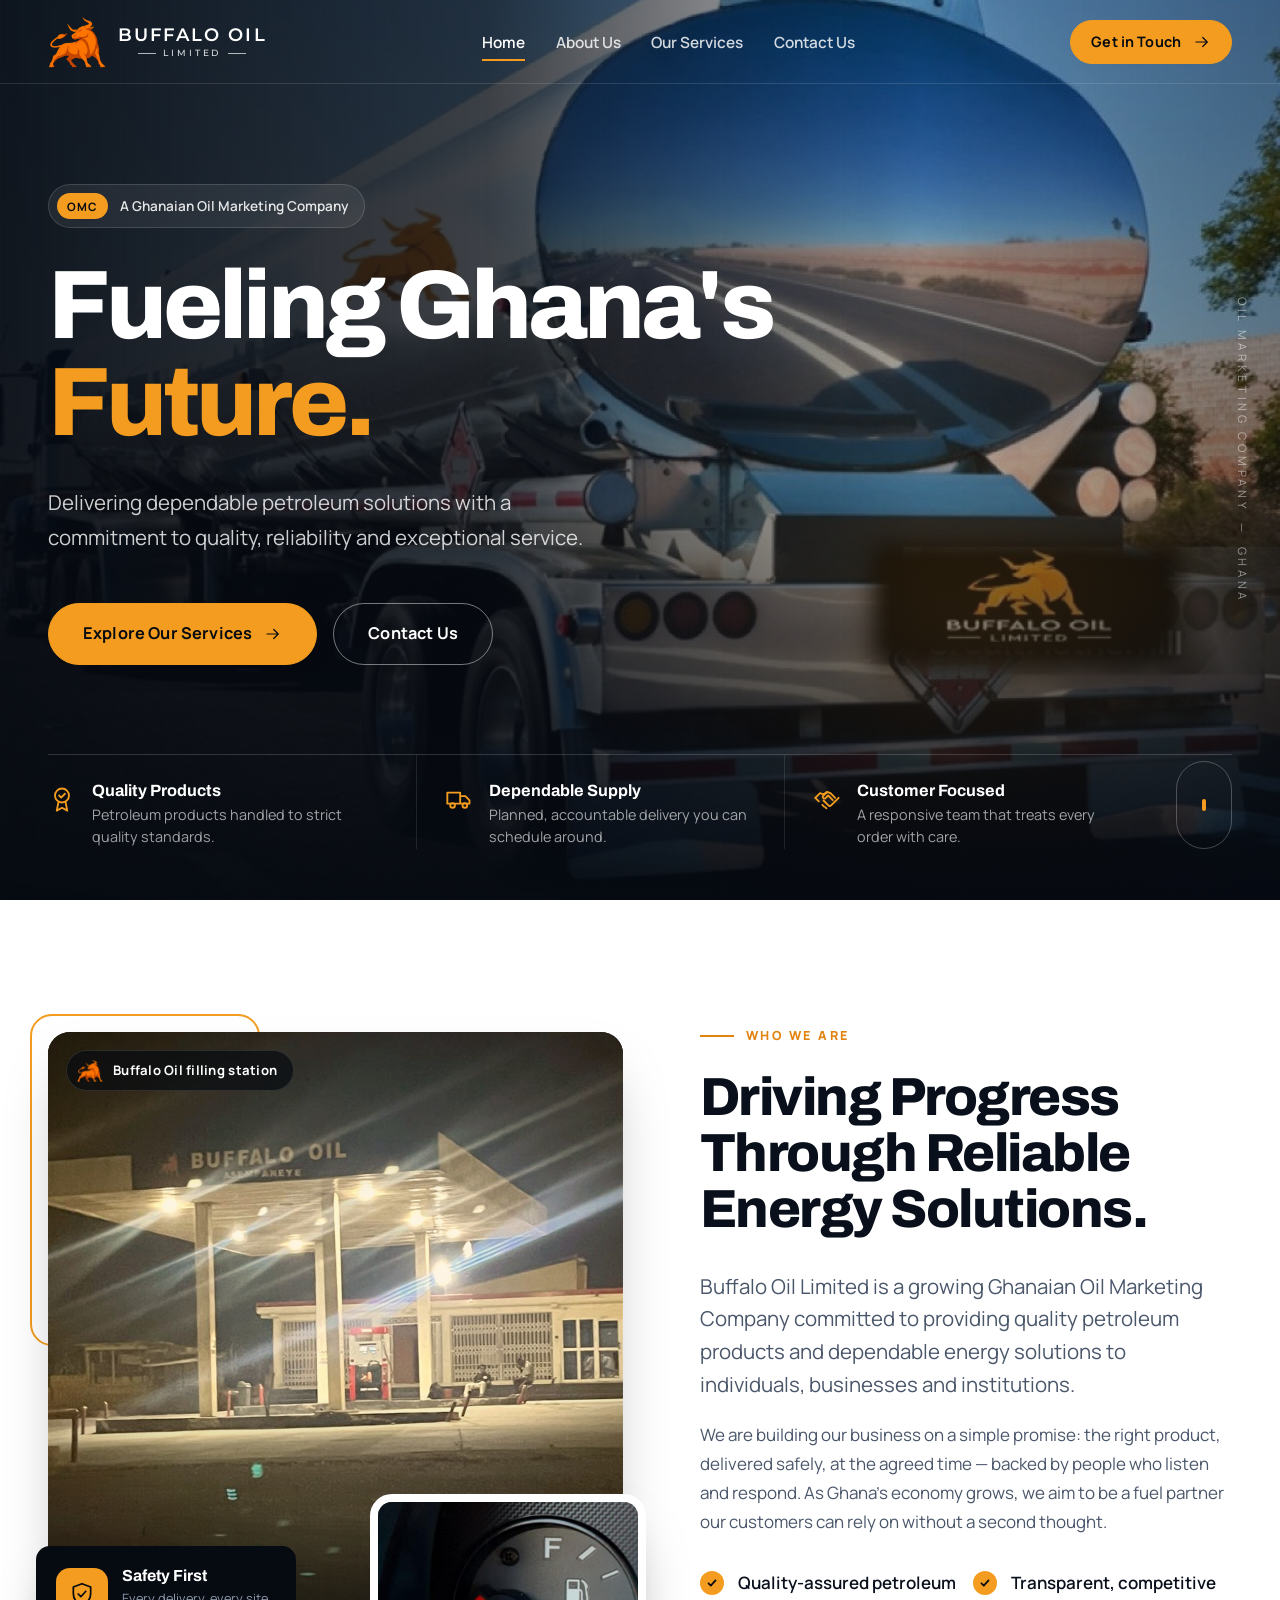
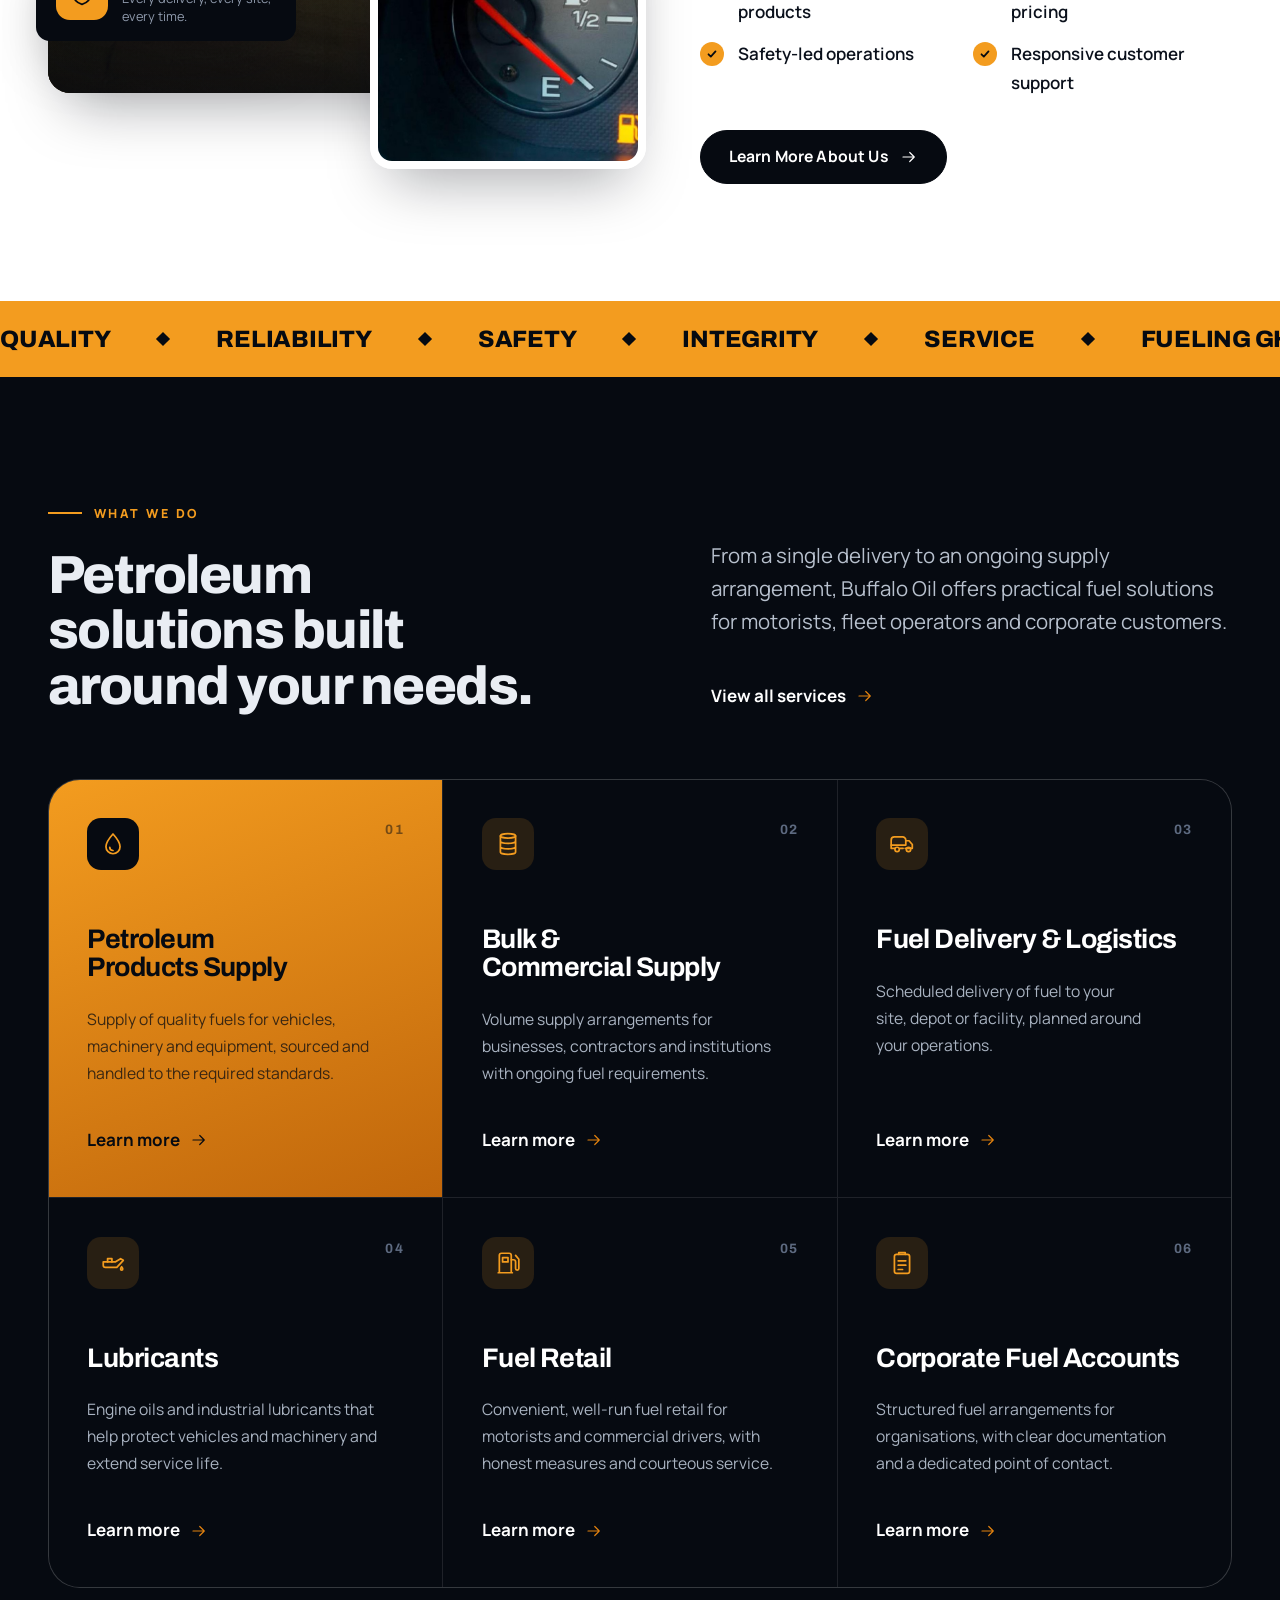
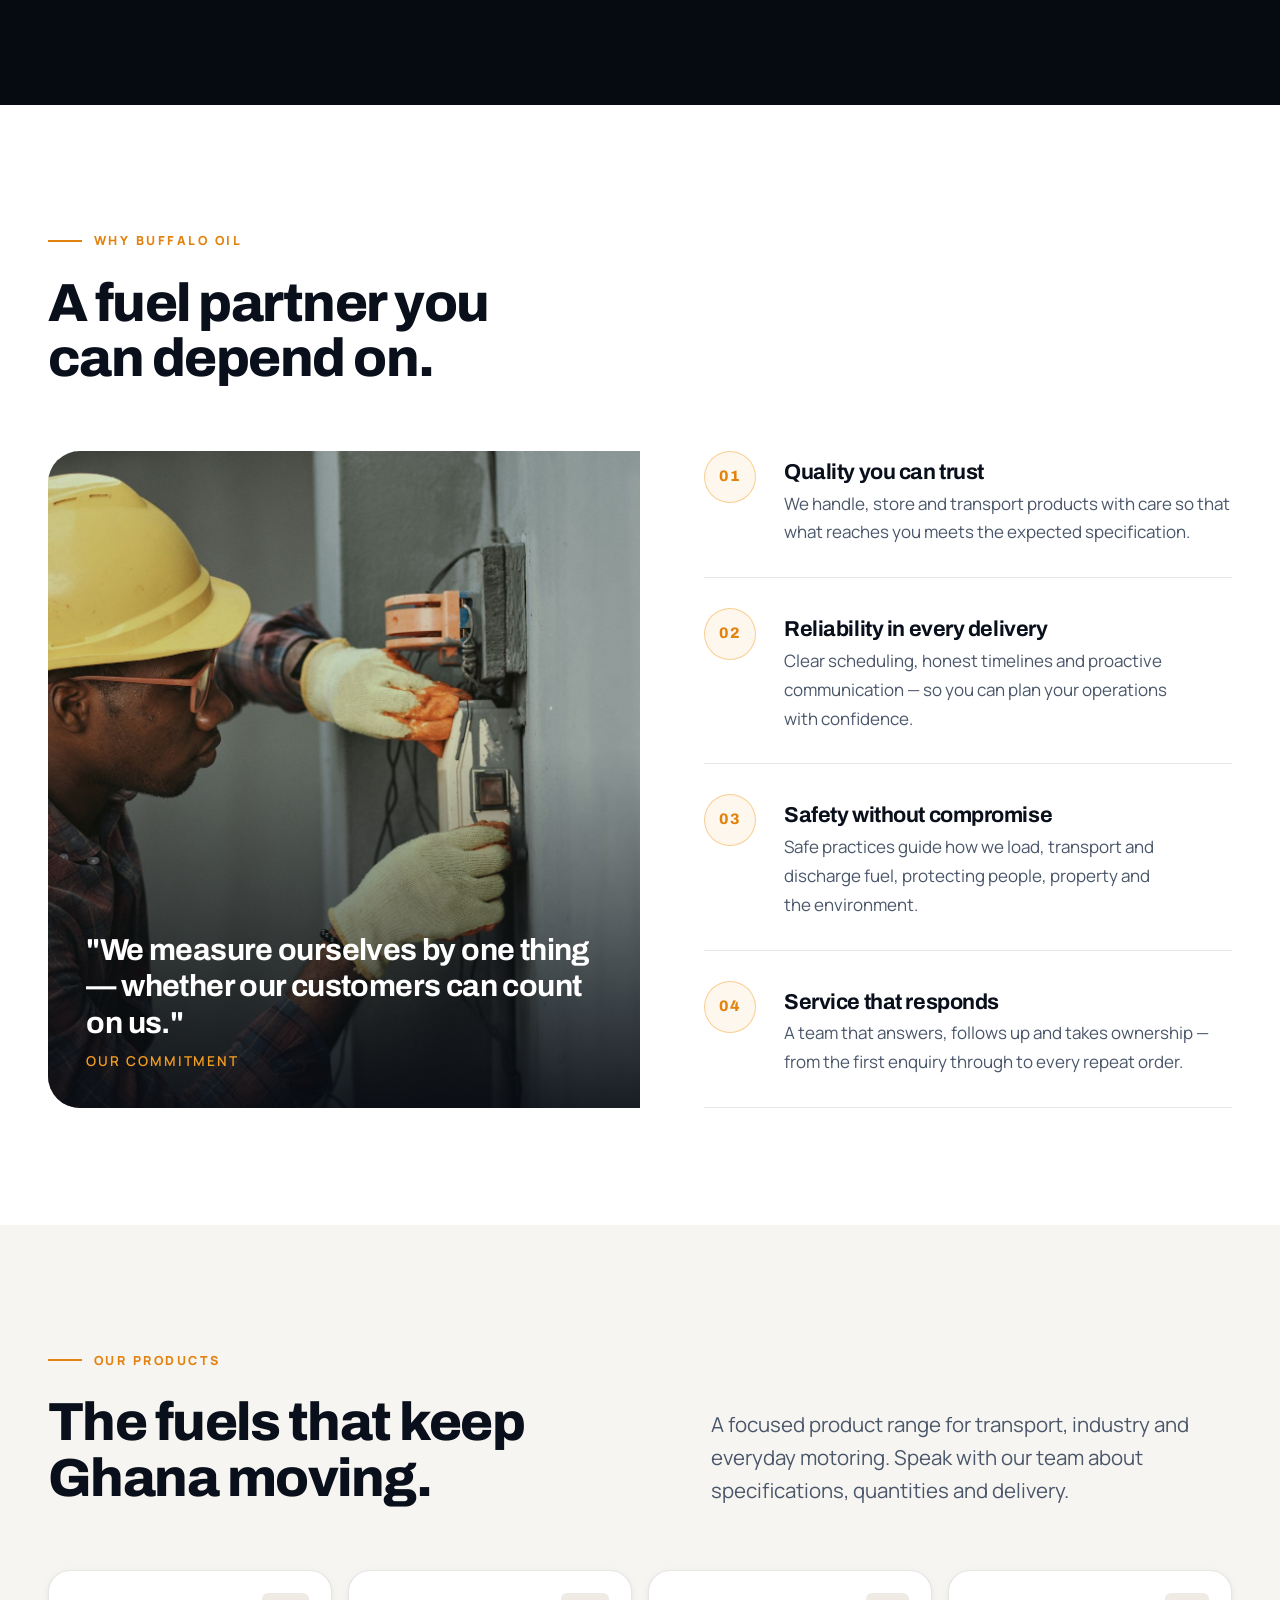
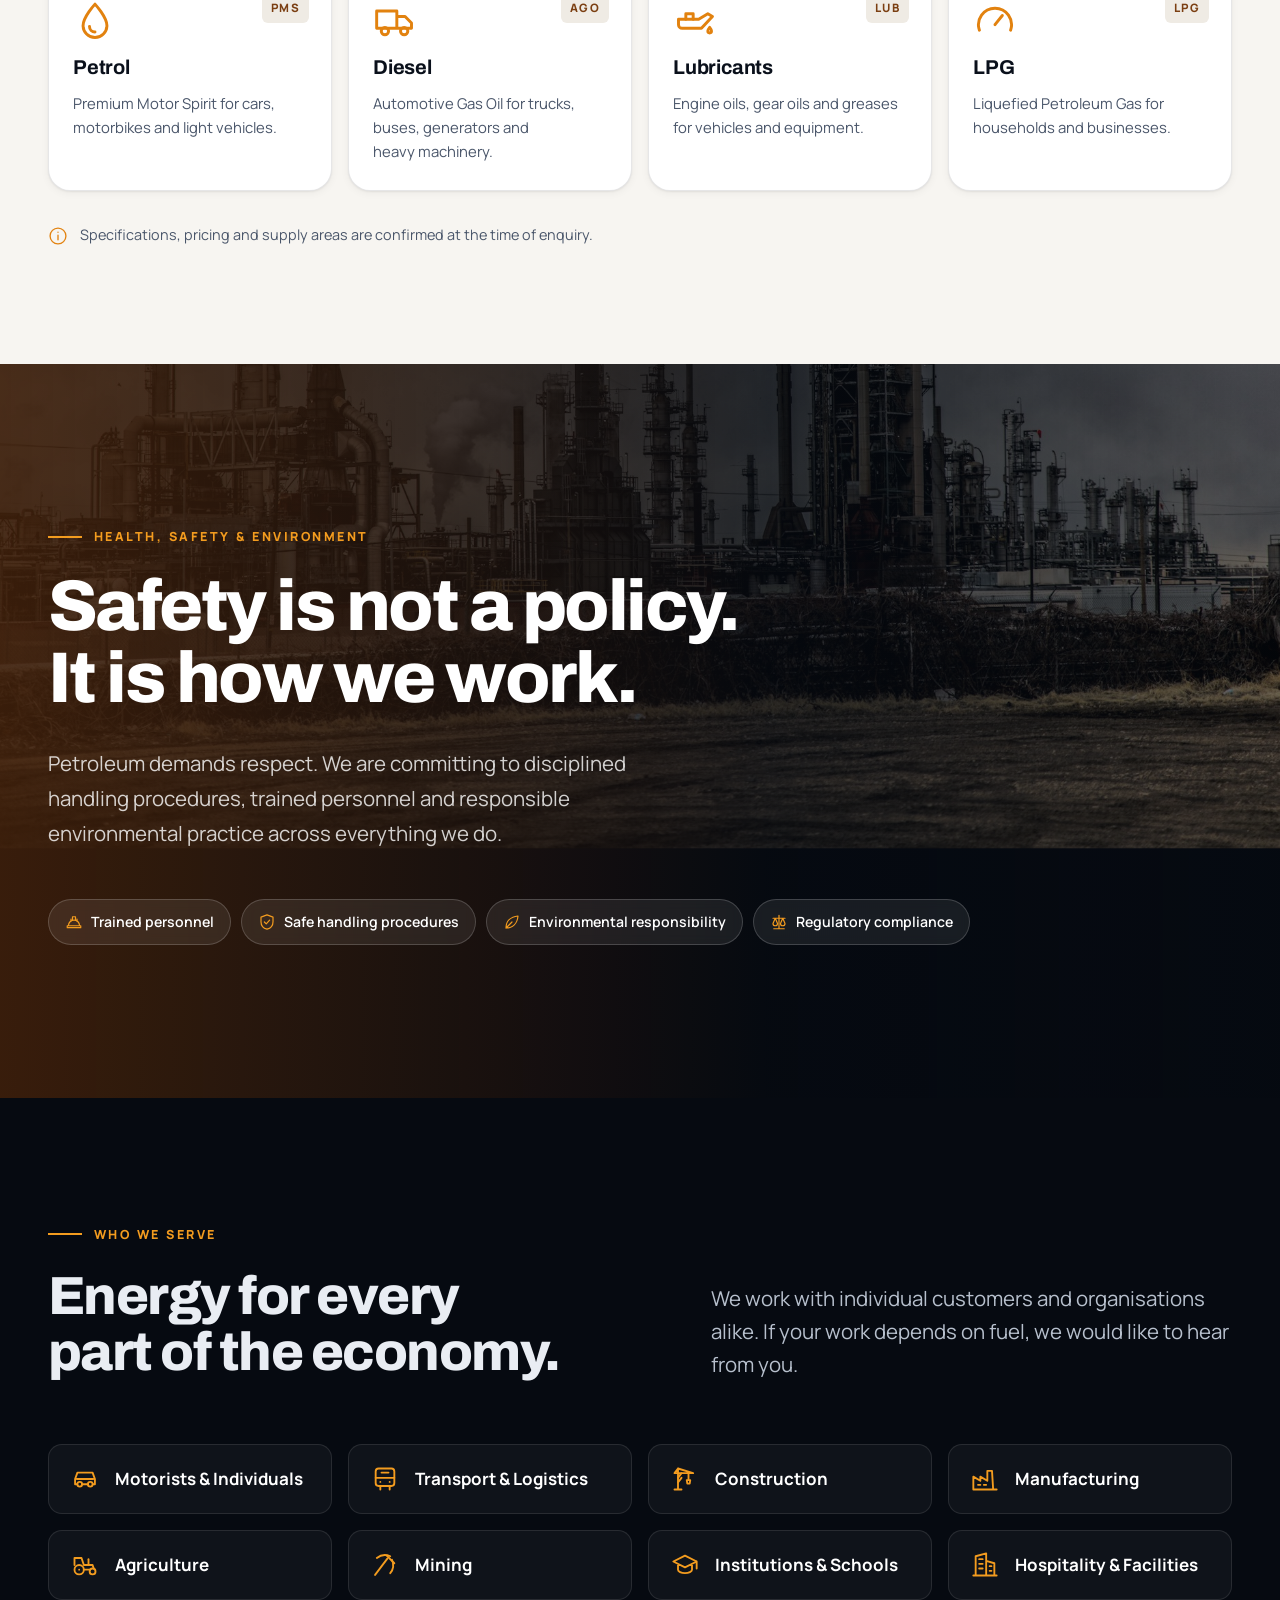
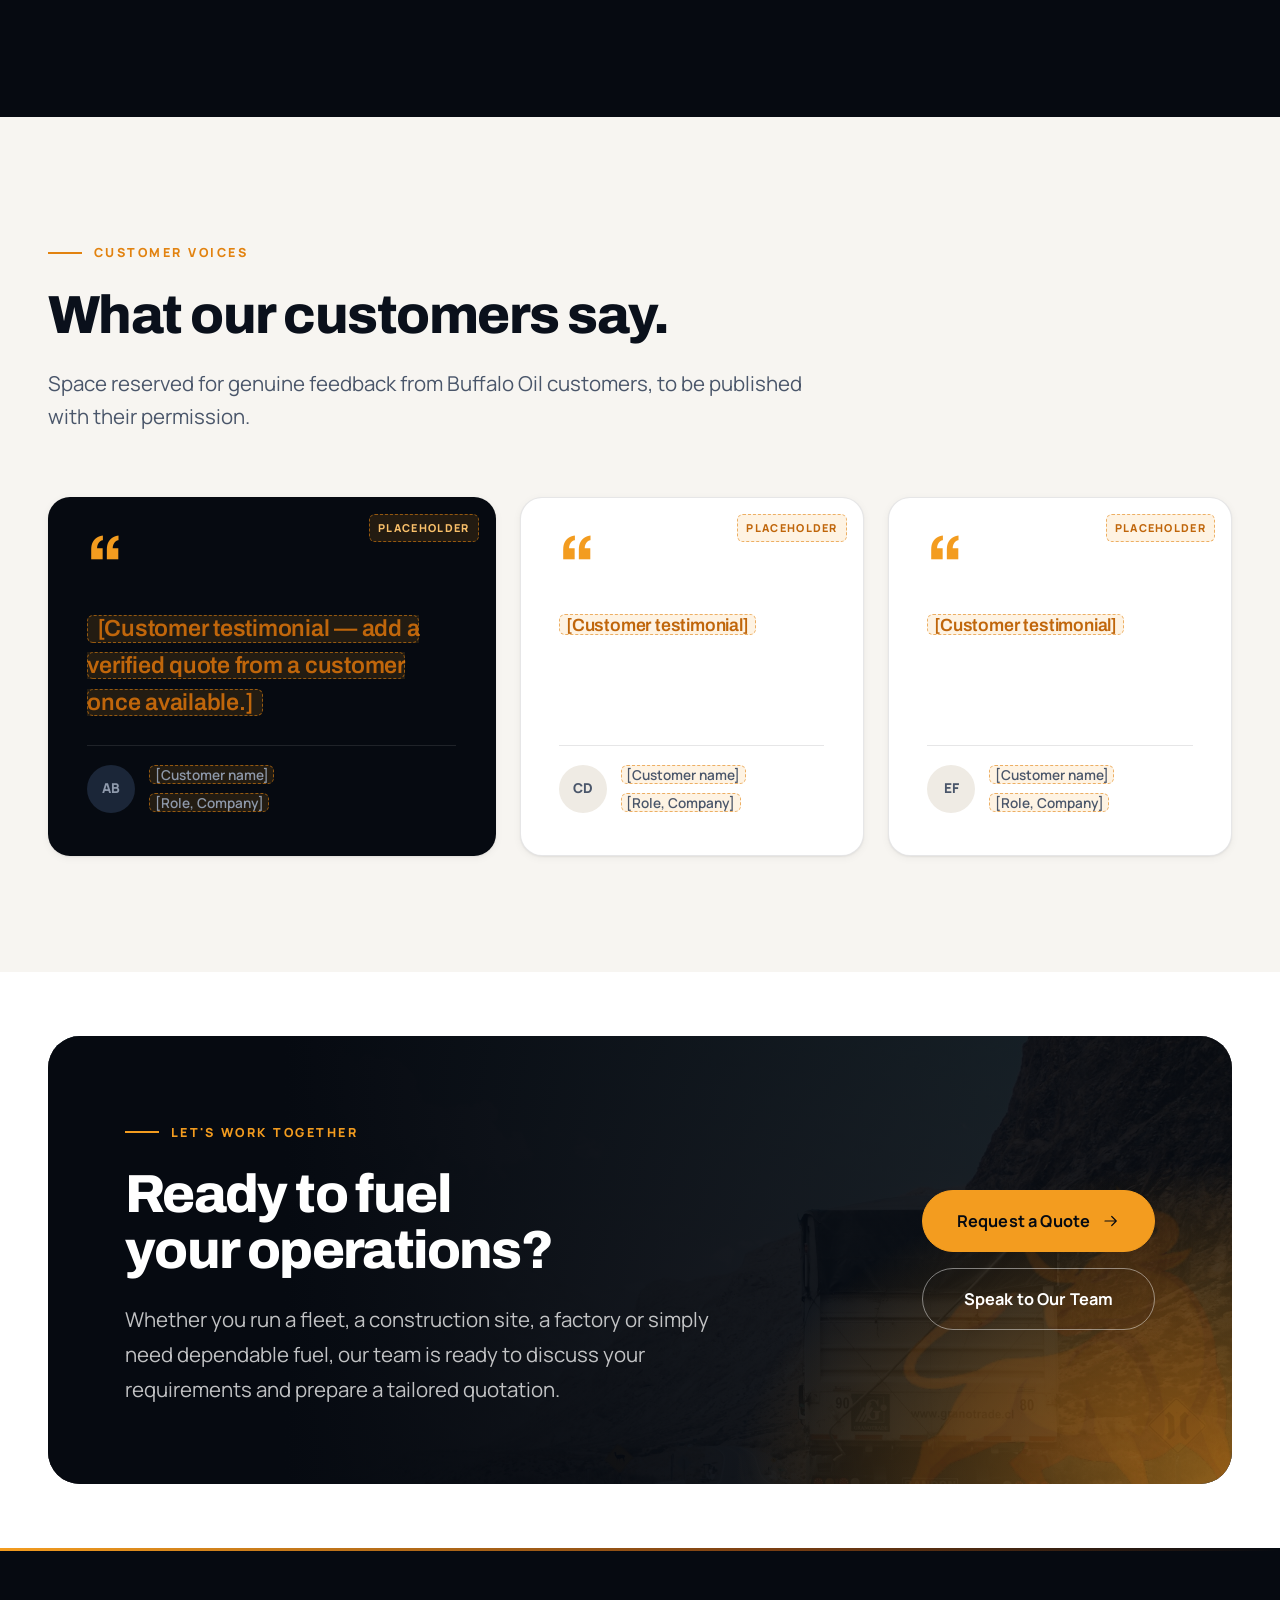
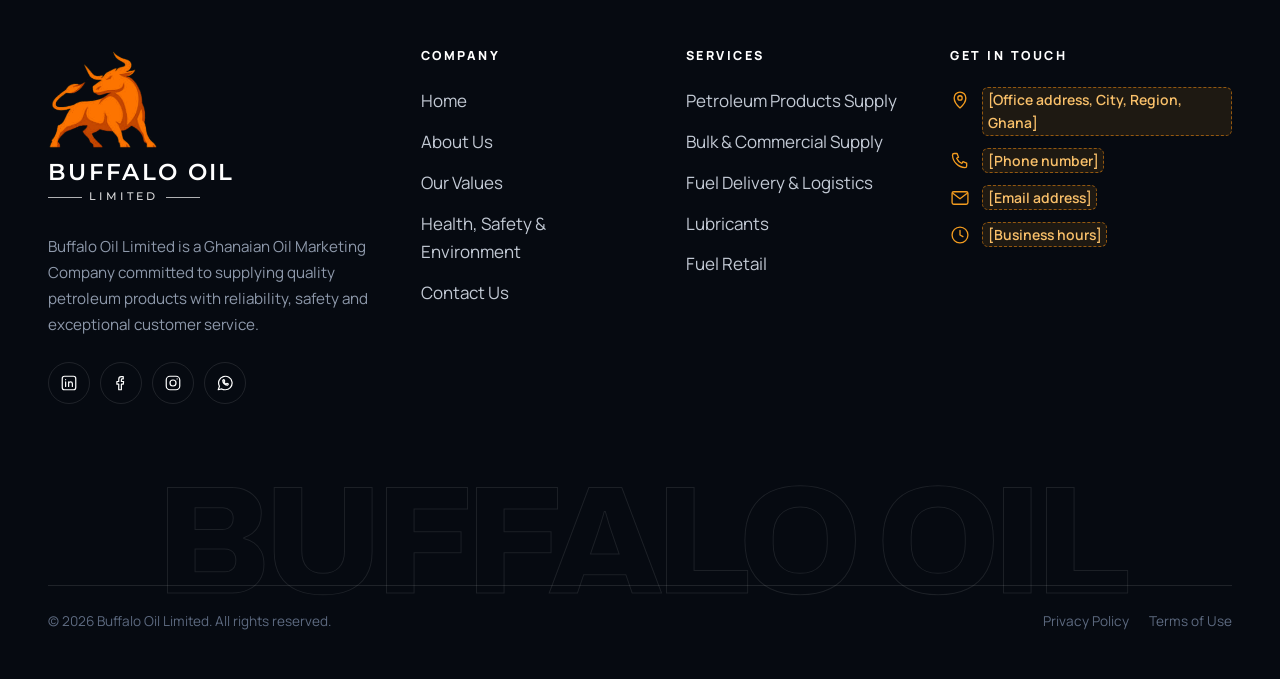
<file: index.html>
<!doctype html>
<html lang="en-GH" class="no-js">
<head>
<meta charset="utf-8">
<meta name="viewport" content="width=device-width, initial-scale=1, viewport-fit=cover">
<title>Buffalo Oil Limited | Fueling Ghana's Future</title>
<meta name="description" content="Buffalo Oil Limited is a Ghanaian Oil Marketing Company delivering dependable petroleum solutions with a commitment to quality, reliability and exceptional service.">
<meta name="theme-color" content="#060a11">
<meta property="og:title" content="Buffalo Oil Limited | Fueling Ghana's Future">
<meta property="og:description" content="Buffalo Oil Limited is a Ghanaian Oil Marketing Company delivering dependable petroleum solutions with a commitment to quality, reliability and exceptional service.">
<meta property="og:type" content="website">
<meta property="og:image" content="assets/img/hero-truck-highway.jpg">
<link rel="icon" type="image/png" href="assets/img/buffalo-mark.png">
<link rel="preconnect" href="https://fonts.googleapis.com">
<link rel="preconnect" href="https://fonts.gstatic.com" crossorigin>
<link href="https://fonts.googleapis.com/css2?family=Archivo:wght@500;600;700;800&family=Manrope:wght@400;500;600;700;800&family=Montserrat:wght@500;600&display=swap" rel="stylesheet">
<link rel="stylesheet" href="assets/css/styles.css">

</head>
<body>
<svg width="0" height="0" style="position:absolute" aria-hidden="true" focusable="false"><defs><symbol id="i-arrow" viewBox="0 0 24 24"><path d="M4 12h15M13 6l6 6-6 6"/></symbol><symbol id="i-arrow-up-right" viewBox="0 0 24 24"><path d="M7 17L17 7M8 7h9v9"/></symbol><symbol id="i-truck" viewBox="0 0 24 24"><path d="M2 6.5h11v9.5H2zM13 9.5h4.5l3.5 3.6V16h-8z"/><circle cx="6.5" cy="17.5" r="2"/><circle cx="17" cy="17.5" r="2"/></symbol><symbol id="i-tanker" viewBox="0 0 24 24"><path d="M2 8.5a3 3 0 013-3h7.5a3 3 0 013 3v4.5H2z"/><path d="M15.5 9h3l3 3.5V16h-6.5"/><path d="M2 13v3h3.5M10.5 16h2.5"/><circle cx="7.5" cy="17" r="2"/><circle cx="18" cy="17" r="2"/></symbol><symbol id="i-drop" viewBox="0 0 24 24"><path d="M12 2.8s6.5 7.1 6.5 11.7A6.5 6.5 0 015.5 14.5C5.5 9.9 12 2.8 12 2.8z"/><path d="M9 15a3 3 0 003 3"/></symbol><symbol id="i-pump" viewBox="0 0 24 24"><path d="M4 21V5a2 2 0 012-2h7a2 2 0 012 2v16M3 21h13M7 7h5v4H7z"/><path d="M15 9h2a2 2 0 012 2v6a1.5 1.5 0 003 0V8.5L19 5"/></symbol><symbol id="i-factory" viewBox="0 0 24 24"><path d="M2 21V10l6 3.5V10l6 3.5V5h4l1 16zM2 21h20"/><path d="M6 17h2M11 17h2"/></symbol><symbol id="i-shield" viewBox="0 0 24 24"><path d="M12 2.5l8 3v6c0 5-3.4 8.7-8 10-4.6-1.3-8-5-8-10v-6z"/><path d="M8.5 12l2.5 2.5 4.5-5"/></symbol><symbol id="i-badge" viewBox="0 0 24 24"><circle cx="12" cy="9" r="6"/><path d="M9 14.5L7.5 22 12 19.5 16.5 22 15 14.5"/><path d="M9.5 9l1.8 1.8L14.5 7.5"/></symbol><symbol id="i-handshake" viewBox="0 0 24 24"><path d="M2 11l4-4 3 1 3-2 3 1 4 4"/><path d="M2 11l3 3M22 11l-3 3-3.5 3.5a1.6 1.6 0 01-2.3 0L9 13.3"/><path d="M12 6l-3.5 3.5a1.5 1.5 0 002 2L13 9l4 4"/><path d="M8 17l1.5 1.5M10.5 19l1 1"/></symbol><symbol id="i-clock" viewBox="0 0 24 24"><circle cx="12" cy="12" r="9.5"/><path d="M12 6.5V12l3.5 2"/></symbol><symbol id="i-phone" viewBox="0 0 24 24"><path d="M5 3h3.5l1.7 4.4-2.2 1.4a11 11 0 006.2 6.2l1.4-2.2L20 14.5V18a2 2 0 01-2 2A16 16 0 013 5a2 2 0 012-2z"/></symbol><symbol id="i-mail" viewBox="0 0 24 24"><rect x="2.5" y="4.5" width="19" height="15" rx="2"/><path d="M3 6l9 7 9-7"/></symbol><symbol id="i-pin" viewBox="0 0 24 24"><path d="M12 21.5s7-6.2 7-12a7 7 0 00-14 0c0 5.8 7 12 7 12z"/><circle cx="12" cy="9.5" r="2.6"/></symbol><symbol id="i-building" viewBox="0 0 24 24"><path d="M4 21V4.5L13 2v19M13 8.5l7 2V21M2 21h20M7 7h3M7 11h3M7 15h3M16 13h1.5M16 17h1.5"/></symbol><symbol id="i-oilcan" viewBox="0 0 24 24"><path d="M3 11h11l5-3 2.5 1.5-6 6.5H5a2 2 0 01-2-2z"/><path d="M7 11V8h4v3M21 17.5a1 1 0 11-2 0c0-.8 1-2 1-2s1 1.2 1 2z"/></symbol><symbol id="i-flame" viewBox="0 0 24 24"><path d="M12 22c4 0 7-2.7 7-6.8 0-3.5-2.2-5.7-3.8-7.7-.4 1.9-1.3 3-2.4 3.6.3-3.2-.9-6.3-3.8-8.6.2 3.4-1.7 5.6-3.3 7.7C4.8 12.2 5 13.8 5 15.2 5 19.3 8 22 12 22z"/><path d="M12 22c-1.7 0-3-1.2-3-3 0-1.9 1.8-3 3-5 1.2 2 3 3.1 3 5 0 1.8-1.3 3-3 3z"/></symbol><symbol id="i-barrel" viewBox="0 0 24 24"><ellipse cx="12" cy="4.5" rx="7" ry="2"/><path d="M5 4.5v15c0 1.1 3.1 2 7 2s7-.9 7-2v-15M5 9.5c0 1.1 3.1 2 7 2s7-.9 7-2M5 14.5c0 1.1 3.1 2 7 2s7-.9 7-2"/></symbol><symbol id="i-users" viewBox="0 0 24 24"><circle cx="9" cy="8" r="3.5"/><path d="M2.5 20a6.5 6.5 0 0113 0M16 4.7a3.5 3.5 0 010 6.6M18.5 14a6.5 6.5 0 013 6"/></symbol><symbol id="i-user" viewBox="0 0 24 24"><circle cx="12" cy="8" r="4"/><path d="M4 21a8 8 0 0116 0"/></symbol><symbol id="i-hardhat" viewBox="0 0 24 24"><path d="M3 17h18v2.5H3zM4.5 17a7.5 7.5 0 0115 0"/><path d="M10 9.7V5h4v4.7M8 10.5V8M16 10.5V8"/></symbol><symbol id="i-tractor" viewBox="0 0 24 24"><circle cx="7" cy="16" r="4"/><circle cx="18.5" cy="17.5" r="2.5"/><path d="M7 16h.01M11 16h5M3 12V6h6l2 6M11 12h7.5l1 3"/><path d="M15 12V7"/></symbol><symbol id="i-pickaxe" viewBox="0 0 24 24"><path d="M14 6.5L3.5 20.5M5 6c3.2-2.6 7.6-3.2 11.5-1.5M18 7.5c1.7 3.9 1.1 8.3-1.5 11.5"/><path d="M13.5 4l6.5 6.5"/></symbol><symbol id="i-crane" viewBox="0 0 24 24"><path d="M6 21V3l13 4M6 3l-3 4h16M6 7h0M9 21H3M15 7v6"/><path d="M13.5 13h3l-.5 3h-2z"/><path d="M6 11l3-4M6 15l3-4"/></symbol><symbol id="i-bus" viewBox="0 0 24 24"><rect x="4" y="3" width="16" height="15" rx="2.5"/><path d="M4 11h16M8 21v-3M16 21v-3M8 14.5h.01M16 14.5h.01M9 6.5h6"/></symbol><symbol id="i-gear" viewBox="0 0 24 24"><circle cx="12" cy="12" r="3"/><path d="M19.4 15a1.7 1.7 0 00.3 1.8l.1.1a2 2 0 11-2.8 2.8l-.1-.1a1.7 1.7 0 00-1.8-.3 1.7 1.7 0 00-1 1.5V21a2 2 0 11-4 0v-.1a1.7 1.7 0 00-1.1-1.5 1.7 1.7 0 00-1.8.3l-.1.1a2 2 0 11-2.8-2.8l.1-.1a1.7 1.7 0 00.3-1.8 1.7 1.7 0 00-1.5-1H3a2 2 0 110-4h.1a1.7 1.7 0 001.5-1.1 1.7 1.7 0 00-.3-1.8l-.1-.1a2 2 0 112.8-2.8l.1.1a1.7 1.7 0 001.8.3H9a1.7 1.7 0 001-1.5V3a2 2 0 114 0v.1a1.7 1.7 0 001 1.5 1.7 1.7 0 001.8-.3l.1-.1a2 2 0 112.8 2.8l-.1.1a1.7 1.7 0 00-.3 1.8V9a1.7 1.7 0 001.5 1H21a2 2 0 110 4h-.1a1.7 1.7 0 00-1.5 1z"/></symbol><symbol id="i-school" viewBox="0 0 24 24"><path d="M2 9l10-5 10 5-10 5zM6 11v5c0 1.7 2.7 3 6 3s6-1.3 6-3v-5M22 9v6"/></symbol><symbol id="i-car" viewBox="0 0 24 24"><path d="M5 16.5H3.5V12l2-5.5h13l2 5.5v4.5H19M5 12h14"/><circle cx="7.5" cy="16.5" r="2"/><circle cx="16.5" cy="16.5" r="2"/><path d="M9.5 16.5h5"/></symbol><symbol id="i-ship" viewBox="0 0 24 24"><path d="M2 20c1.5 1 3 1 4.5 0s3-1 4.5 0 3 1 4.5 0 3-1 4.5 0M4 17l-1-5h18l-2.5 5M6 12V7h8v5M9 7V4h2"/></symbol><symbol id="i-bolt" viewBox="0 0 24 24"><path d="M13 2L4 14h7l-1 8 9-12h-7z"/></symbol><symbol id="i-target" viewBox="0 0 24 24"><circle cx="12" cy="12" r="9.5"/><circle cx="12" cy="12" r="5.5"/><circle cx="12" cy="12" r="1.5"/></symbol><symbol id="i-eye" viewBox="0 0 24 24"><path d="M1.5 12S5.5 4.5 12 4.5 22.5 12 22.5 12 18.5 19.5 12 19.5 1.5 12 1.5 12z"/><circle cx="12" cy="12" r="3"/></symbol><symbol id="i-heart" viewBox="0 0 24 24"><path d="M12 20.5s-8.5-5-8.5-11A4.8 4.8 0 0112 6.6a4.8 4.8 0 018.5 2.9c0 6-8.5 11-8.5 11z"/></symbol><symbol id="i-scale" viewBox="0 0 24 24"><path d="M12 3v18M5 21h14M4 7h16M7 7l-3 7a3 3 0 006 0zM17 7l-3 7a3 3 0 006 0z"/></symbol><symbol id="i-leaf" viewBox="0 0 24 24"><path d="M4 20c0-9 6-15 16-16-1 10-7 16-16 16zM4 20l8-8"/></symbol><symbol id="i-clipboard" viewBox="0 0 24 24"><rect x="5" y="4" width="14" height="17.5" rx="2"/><path d="M9 4V2.5h6V4M8.5 10h7M8.5 14h7M8.5 18h4"/></symbol><symbol id="i-calendar" viewBox="0 0 24 24"><rect x="3" y="4.5" width="18" height="16.5" rx="2"/><path d="M3 9.5h18M8 2.5v4M16 2.5v4"/></symbol><symbol id="i-chat" viewBox="0 0 24 24"><path d="M21 12a8.5 8.5 0 01-12.4 7.6L3 21l1.4-5A8.5 8.5 0 1121 12z"/></symbol><symbol id="i-quote" viewBox="0 0 24 24"><path d="M10 7H6a3 3 0 00-3 3v3h5v5H3M21 7h-4a3 3 0 00-3 3v3h5v5h-5" /></symbol><symbol id="i-info" viewBox="0 0 24 24"><circle cx="12" cy="12" r="9.5"/><path d="M12 11v5.5M12 7.5h.01"/></symbol><symbol id="i-check" viewBox="0 0 24 24"><path d="M5 12.5l4.5 4.5L19 7.5"/></symbol><symbol id="i-route" viewBox="0 0 24 24"><circle cx="6" cy="19" r="2.5"/><circle cx="18" cy="5" r="2.5"/><path d="M8.5 19H16a3.5 3.5 0 000-7H8a3.5 3.5 0 010-7h7.5"/></symbol><symbol id="i-gauge" viewBox="0 0 24 24"><path d="M3.5 17a9 9 0 1117 0"/><path d="M12 14l4-5M12 14h.01"/></symbol><symbol id="i-layers" viewBox="0 0 24 24"><path d="M12 2.5l10 5-10 5-10-5z"/><path d="M2 12l10 5 10-5M2 16.5l10 5 10-5"/></symbol><symbol id="i-whatsapp" viewBox="0 0 24 24"><path d="M3 21l1.6-4.6A9 9 0 1112 21a9 9 0 01-4.4-1.1z"/><path d="M9 8.5c0 3.5 3 6.5 6.5 6.5l1-1.6-2-1-1 1a5 5 0 01-2.9-2.9l1-1-1-2z"/></symbol><symbol id="i-linkedin" viewBox="0 0 24 24"><rect x="3" y="3" width="18" height="18" rx="3"/><path d="M7.5 10.5v6M7.5 7.5h.01M11.5 16.5v-6M11.5 13a2.5 2.5 0 015 0v3.5"/></symbol><symbol id="i-facebook" viewBox="0 0 24 24"><path d="M15 3.5h-2.5A3.5 3.5 0 009 7v3H6.5v3.5H9V21h3.5v-7.5H15l.5-3.5h-3V7.5a1 1 0 011-1H15z"/></symbol><symbol id="i-instagram" viewBox="0 0 24 24"><rect x="3" y="3" width="18" height="18" rx="5"/><circle cx="12" cy="12" r="4"/><path d="M17.5 6.5h.01"/></symbol><symbol id="i-x" viewBox="0 0 24 24"><path d="M4 4l16 16M20 4L4 20"/></symbol><symbol id="i-send" viewBox="0 0 24 24"><path d="M21.5 2.5L10 14M21.5 2.5L14.5 21.5 10 14 2.5 9.5z"/></symbol><symbol id="i-download" viewBox="0 0 24 24"><path d="M12 3v12M7 10l5 5 5-5M4 20h16"/></symbol></defs></svg>
<a class="skip-link" href="#main">Skip to content</a>
<header class="header" role="banner">
  <div class="container container--wide header__inner">
    <a class="brand" href="index.html" aria-label="Buffalo Oil Limited — home">
  <img class="brand__mark" src="assets/img/buffalo-mark.png" alt="" width="427" height="383">
  <span class="brand__type"><span class="brand__name">BUFFALO OIL</span><span class="brand__sub">LIMITED</span></span>
</a>
    <nav class="nav" aria-label="Primary">
      <ul class="nav__list">
        <li><a class="nav__link" href="index.html" aria-current="page">Home</a></li>
        <li><a class="nav__link" href="about.html">About Us</a></li>
        <li><a class="nav__link" href="services.html">Our Services</a></li>
        <li><a class="nav__link" href="contact.html">Contact Us</a></li>
      </ul>
    </nav>
    <a class="btn btn--sm header__cta" href="contact.html">Get in Touch <svg class="icon " aria-hidden="true"><use href="#i-arrow"/></svg></a>
    <button class="menu-toggle" type="button" aria-controls="mobile-nav" aria-expanded="false" aria-label="Open menu">
      <span class="menu-toggle__bars"><span></span><span></span></span>
    </button>
  </div>
</header>
<div class="mobile-nav" id="mobile-nav" aria-hidden="true">
  <ul class="mobile-nav__list">
    <li><a href="index.html" aria-current="page">Home <svg class="icon " aria-hidden="true"><use href="#i-arrow-up-right"/></svg></a></li>
    <li><a href="about.html">About Us <svg class="icon " aria-hidden="true"><use href="#i-arrow-up-right"/></svg></a></li>
    <li><a href="services.html">Our Services <svg class="icon " aria-hidden="true"><use href="#i-arrow-up-right"/></svg></a></li>
    <li><a href="contact.html">Contact Us <svg class="icon " aria-hidden="true"><use href="#i-arrow-up-right"/></svg></a></li>
  </ul>
  <div class="mobile-nav__foot">
    <a class="btn btn--lg" href="contact.html">Get in Touch <svg class="icon " aria-hidden="true"><use href="#i-arrow"/></svg></a>
    <p><svg class="icon " aria-hidden="true"><use href="#i-phone"/></svg> <span class="ph">[Phone number]</span> &nbsp;·&nbsp; <span class="ph">[Email address]</span></p>
  </div>
</div>
<main id="main">

<section class="hero" aria-labelledby="hero-title">
  <div class="hero__media">
    <img src="assets/img/buffalo-tanker.jpg" alt="A Buffalo Oil fuel tanker on the highway" fetchpriority="high" style="object-position:68% 55%">
  </div>
  <div class="hero__overlay"></div>
  <div class="hero__grain"></div>
  <span class="hero__side">Oil Marketing Company &nbsp;—&nbsp; Ghana</span>
  <div class="container container--wide hero__inner">
    <div class="hero__content">
      <p class="hero__kicker fade-up"><b>OMC</b> A Ghanaian Oil Marketing Company</p>
      <h1 class="hero__title" id="hero-title">
        <span class="line"><span>Fueling Ghana's</span></span>
        <span class="line"><span><em>Future.</em></span></span>
      </h1>
      <p class="hero__text fade-up d1">Delivering dependable petroleum solutions with a commitment to quality, reliability and exceptional service.</p>
      <div class="btn-row fade-up d2">
        <a class="btn btn--lg" href="services.html">Explore Our Services <svg class="icon " aria-hidden="true"><use href="#i-arrow"/></svg></a>
        <a class="btn btn--ghost btn--lg" href="contact.html">Contact Us</a>
      </div>
    </div>
    <div class="hero__bar fade-up d3">
      <div class="hero__pillar"><svg class="icon " aria-hidden="true"><use href="#i-badge"/></svg><div><h3>Quality Products</h3><p>Petroleum products handled to strict quality standards.</p></div></div>
      <div class="hero__pillar"><svg class="icon " aria-hidden="true"><use href="#i-truck"/></svg><div><h3>Dependable Supply</h3><p>Planned, accountable delivery you can schedule around.</p></div></div>
      <div class="hero__pillar"><svg class="icon " aria-hidden="true"><use href="#i-handshake"/></svg><div><h3>Customer Focused</h3><p>A responsive team that treats every order with care.</p></div></div>
      <a class="hero__scroll" href="#intro" aria-label="Scroll to introduction"><span></span></a>
    </div>
  </div>
</section>

<section class="section" id="intro" aria-labelledby="intro-title">
  <div class="container">
    <div class="split">
      <div class="media-stack reveal">
        <span class="media-stack__frame" aria-hidden="true"></span>
        <div class="media-stack__main media-stack__main--night"><img src="assets/img/buffalo-station-night.jpg" alt="A Buffalo Oil filling station lit up at night" loading="lazy" style="object-position:50% 30%"><span class="media-stack__tag"><img src="assets/img/buffalo-mark.png" alt="" width="427" height="383">Buffalo Oil filling station</span></div>
        <div class="media-stack__float"><img src="assets/img/fuel-gauge.jpg" alt="A vehicle fuel gauge approaching empty" loading="lazy"></div>
        <div class="media-stack__badge">
          <span class="icon-tile icon-tile--solid"><svg class="icon " aria-hidden="true"><use href="#i-shield"/></svg></span>
          <div><strong>Safety First</strong><span>Every delivery, every site, every time.</span></div>
        </div>
      </div>
      <div class="reveal reveal-d1">
        <p class="eyebrow">Who we are</p>
        <h2 class="h2" id="intro-title">Driving Progress Through Reliable Energy Solutions.</h2>
        <p class="lead mt-6">Buffalo Oil Limited is a growing Ghanaian Oil Marketing Company committed to providing quality petroleum products and dependable energy solutions to individuals, businesses and institutions.</p>
        <p class="muted">We are building our business on a simple promise: the right product, delivered safely, at the agreed time — backed by people who listen and respond. As Ghana's economy grows, we aim to be a fuel partner our customers can rely on without a second thought.</p>
        <ul class="check-list check-list--2">
          <li>Quality-assured petroleum products</li>
          <li>Transparent, competitive pricing</li>
          <li>Safety-led operations</li>
          <li>Responsive customer support</li>
        </ul>
        <a class="btn btn--dark" href="about.html">Learn More About Us <svg class="icon " aria-hidden="true"><use href="#i-arrow"/></svg></a>
      </div>
    </div>
  </div>
</section>

<div class="marquee" aria-hidden="true">
  <div class="marquee__track">
    <span>Quality</span><span>Reliability</span><span>Safety</span><span>Integrity</span><span>Service</span><span>Fueling Ghana's Future</span>
    <span>Quality</span><span>Reliability</span><span>Safety</span><span>Integrity</span><span>Service</span><span>Fueling Ghana's Future</span>
  </div>
</div>

<section class="section section--dark" aria-labelledby="services-title">
  <div class="container">
    <div class="section-head section-head--split">
      <div class="reveal">
        <p class="eyebrow">What we do</p>
        <h2 class="h2" id="services-title">Petroleum solutions built around your needs.</h2>
      </div>
      <div class="reveal reveal-d1">
        <p class="lead">From a single delivery to an ongoing supply arrangement, Buffalo Oil offers practical fuel solutions for motorists, fleet operators and corporate customers.</p>
        <a class="link-arrow mt-5" href="services.html">View all services <svg class="icon " aria-hidden="true"><use href="#i-arrow"/></svg></a>
      </div>
    </div>
    <div class="services-grid reveal">
      <article class="service-card service-card--feature">
        <span class="service-card__num">01</span>
        <span class="icon-tile"><svg class="icon " aria-hidden="true"><use href="#i-drop"/></svg></span>
        <h3>Petroleum Products Supply</h3>
        <p>Supply of quality fuels for vehicles, machinery and equipment, sourced and handled to the required standards.</p>
        <a class="link-arrow" href="services.html#fuel-supply">Learn more <svg class="icon " aria-hidden="true"><use href="#i-arrow"/></svg></a>
      </article>
      <article class="service-card">
        <div class="service-card__bg"><img src="assets/img/port-bulk-supply.jpg" alt="" loading="lazy"></div>
        <span class="service-card__num">02</span>
        <span class="icon-tile"><svg class="icon " aria-hidden="true"><use href="#i-barrel"/></svg></span>
        <h3>Bulk &amp; Commercial Supply</h3>
        <p>Volume supply arrangements for businesses, contractors and institutions with ongoing fuel requirements.</p>
        <a class="link-arrow" href="services.html#bulk-supply">Learn more <svg class="icon " aria-hidden="true"><use href="#i-arrow"/></svg></a>
      </article>
      <article class="service-card">
        <div class="service-card__bg"><img src="assets/img/buffalo-tanker.jpg" alt="" loading="lazy"></div>
        <span class="service-card__num">03</span>
        <span class="icon-tile"><svg class="icon " aria-hidden="true"><use href="#i-tanker"/></svg></span>
        <h3>Fuel Delivery &amp; Logistics</h3>
        <p>Scheduled delivery of fuel to your site, depot or facility, planned around your operations.</p>
        <a class="link-arrow" href="services.html#delivery">Learn more <svg class="icon " aria-hidden="true"><use href="#i-arrow"/></svg></a>
      </article>
      <article class="service-card">
        <div class="service-card__bg"><img src="assets/img/lubricant-pour.jpg" alt="" loading="lazy"></div>
        <span class="service-card__num">04</span>
        <span class="icon-tile"><svg class="icon " aria-hidden="true"><use href="#i-oilcan"/></svg></span>
        <h3>Lubricants</h3>
        <p>Engine oils and industrial lubricants that help protect vehicles and machinery and extend service life.</p>
        <a class="link-arrow" href="services.html#lubricants">Learn more <svg class="icon " aria-hidden="true"><use href="#i-arrow"/></svg></a>
      </article>
      <article class="service-card">
        <div class="service-card__bg"><img src="assets/img/fuel-nozzle.jpg" alt="" loading="lazy"></div>
        <span class="service-card__num">05</span>
        <span class="icon-tile"><svg class="icon " aria-hidden="true"><use href="#i-pump"/></svg></span>
        <h3>Fuel Retail</h3>
        <p>Convenient, well-run fuel retail for motorists and commercial drivers, with honest measures and courteous service.</p>
        <a class="link-arrow" href="services.html#retail">Learn more <svg class="icon " aria-hidden="true"><use href="#i-arrow"/></svg></a>
      </article>
      <article class="service-card">
        <div class="service-card__bg"><img src="assets/img/corporate-accounts.jpg" alt="" loading="lazy"></div>
        <span class="service-card__num">06</span>
        <span class="icon-tile"><svg class="icon " aria-hidden="true"><use href="#i-clipboard"/></svg></span>
        <h3>Corporate Fuel Accounts</h3>
        <p>Structured fuel arrangements for organisations, with clear documentation and a dedicated point of contact.</p>
        <a class="link-arrow" href="services.html#corporate">Learn more <svg class="icon " aria-hidden="true"><use href="#i-arrow"/></svg></a>
      </article>
    </div>
  </div>
</section>

<section class="section" aria-labelledby="why-title">
  <div class="container">
    <div class="section-head reveal">
      <p class="eyebrow">Why Buffalo Oil</p>
      <h2 class="h2" id="why-title">A fuel partner you can depend on.</h2>
    </div>
    <div class="why">
      <div class="why__media reveal">
        <img src="assets/img/technician-hardhat.jpg" alt="A technician in a yellow hard hat and safety glasses working on equipment" loading="lazy">
        <p class="why__quote">"We measure ourselves by one thing — whether our customers can count on us."<small>Our commitment</small></p>
      </div>
      <ol class="why__list">
        <li class="why__item reveal"><h3>Quality you can trust</h3><p>We handle, store and transport products with care so that what reaches you meets the expected specification.</p></li>
        <li class="why__item reveal reveal-d1"><h3>Reliability in every delivery</h3><p>Clear scheduling, honest timelines and proactive communication — so you can plan your operations with confidence.</p></li>
        <li class="why__item reveal reveal-d2"><h3>Safety without compromise</h3><p>Safe practices guide how we load, transport and discharge fuel, protecting people, property and the environment.</p></li>
        <li class="why__item reveal reveal-d3"><h3>Service that responds</h3><p>A team that answers, follows up and takes ownership — from the first enquiry through to every repeat order.</p></li>
      </ol>
    </div>
  </div>
</section>

<section class="section section--paper" aria-labelledby="products-title">
  <div class="container">
    <div class="section-head section-head--split">
      <div class="reveal">
        <p class="eyebrow">Our products</p>
        <h2 class="h2" id="products-title">The fuels that keep Ghana moving.</h2>
      </div>
      <p class="lead reveal reveal-d1">A focused product range for transport, industry and everyday motoring. Speak with our team about specifications, quantities and delivery.</p>
    </div>
    <div class="products">
      <article class="product reveal"><span class="product__code">PMS</span><svg class="icon drop" aria-hidden="true"><use href="#i-drop"/></svg><h3>Petrol</h3><p>Premium Motor Spirit for cars, motorbikes and light vehicles.</p></article>
      <article class="product reveal reveal-d1"><span class="product__code">AGO</span><svg class="icon drop" aria-hidden="true"><use href="#i-truck"/></svg><h3>Diesel</h3><p>Automotive Gas Oil for trucks, buses, generators and heavy machinery.</p></article>
      <article class="product reveal reveal-d2"><span class="product__code">LUB</span><svg class="icon drop" aria-hidden="true"><use href="#i-oilcan"/></svg><h3>Lubricants</h3><p>Engine oils, gear oils and greases for vehicles and equipment.</p></article>
      <article class="product reveal reveal-d3"><span class="product__code">LPG</span><svg class="icon drop" aria-hidden="true"><use href="#i-gauge"/></svg><h3>LPG</h3><p>Liquefied Petroleum Gas for households and businesses.</p></article>
    </div>
    <p class="note reveal"><svg class="icon " aria-hidden="true"><use href="#i-info"/></svg><span>Specifications, pricing and supply areas are confirmed at the time of enquiry.</span></p>
  </div>
</section>

<section class="band" aria-labelledby="band-title">
  <div class="band__media" data-parallax><img src="assets/img/refinery-skyline.jpg" alt="" loading="lazy"></div>
  <div class="container">
    <div class="band__inner reveal">
      <p class="eyebrow">Health, Safety &amp; Environment</p>
      <h2 id="band-title">Safety is not a policy. It is how we work.</h2>
      <p>Petroleum demands respect. We are committing to disciplined handling procedures, trained personnel and responsible environmental practice across everything we do.</p>
      <div class="band__chips">
        <span class="chip"><svg class="icon " aria-hidden="true"><use href="#i-hardhat"/></svg> Trained personnel</span>
        <span class="chip"><svg class="icon " aria-hidden="true"><use href="#i-shield"/></svg> Safe handling procedures</span>
        <span class="chip"><svg class="icon " aria-hidden="true"><use href="#i-leaf"/></svg> Environmental responsibility</span>
        <span class="chip"><svg class="icon " aria-hidden="true"><use href="#i-scale"/></svg> Regulatory compliance</span>
      </div>
    </div>
  </div>
</section>

<section class="section section--dark" aria-labelledby="sectors-title">
  <div class="container">
    <div class="section-head section-head--split">
      <div class="reveal">
        <p class="eyebrow">Who we serve</p>
        <h2 class="h2" id="sectors-title">Energy for every part of the economy.</h2>
      </div>
      <p class="lead reveal reveal-d1">We work with individual customers and organisations alike. If your work depends on fuel, we would like to hear from you.</p>
    </div>
    <div class="sectors reveal">
      <div class="sector"><svg class="icon " aria-hidden="true"><use href="#i-car"/></svg><span>Motorists &amp; Individuals</span></div>
      <div class="sector"><svg class="icon " aria-hidden="true"><use href="#i-bus"/></svg><span>Transport &amp; Logistics</span></div>
      <div class="sector"><svg class="icon " aria-hidden="true"><use href="#i-crane"/></svg><span>Construction</span></div>
      <div class="sector"><svg class="icon " aria-hidden="true"><use href="#i-factory"/></svg><span>Manufacturing</span></div>
      <div class="sector"><svg class="icon " aria-hidden="true"><use href="#i-tractor"/></svg><span>Agriculture</span></div>
      <div class="sector"><svg class="icon " aria-hidden="true"><use href="#i-pickaxe"/></svg><span>Mining</span></div>
      <div class="sector"><svg class="icon " aria-hidden="true"><use href="#i-school"/></svg><span>Institutions &amp; Schools</span></div>
      <div class="sector"><svg class="icon " aria-hidden="true"><use href="#i-building"/></svg><span>Hospitality &amp; Facilities</span></div>
    </div>
  </div>
</section>

<section class="section section--paper" aria-labelledby="voices-title">
  <div class="container">
    <div class="section-head reveal">
      <p class="eyebrow">Customer voices</p>
      <h2 class="h2" id="voices-title">What our customers say.</h2>
      <p class="lead">Space reserved for genuine feedback from Buffalo Oil customers, to be published with their permission.</p>
    </div>
    <div class="testimonials">
      <figure class="testimonial testimonial--lead reveal">
        <span class="placeholder-tag">Placeholder</span>
        <span class="testimonial__mark" aria-hidden="true">&ldquo;</span>
        <blockquote><span class="ph">[Customer testimonial — add a verified quote from a customer once available.]</span></blockquote>
        <figcaption class="testimonial__who"><span class="avatar">AB</span><div><strong><span class="ph">[Customer name]</span></strong><span><span class="ph">[Role, Company]</span></span></div></figcaption>
      </figure>
      <figure class="testimonial reveal reveal-d1">
        <span class="placeholder-tag">Placeholder</span>
        <span class="testimonial__mark" aria-hidden="true">&ldquo;</span>
        <blockquote><span class="ph">[Customer testimonial]</span></blockquote>
        <figcaption class="testimonial__who"><span class="avatar">CD</span><div><strong><span class="ph">[Customer name]</span></strong><span><span class="ph">[Role, Company]</span></span></div></figcaption>
      </figure>
      <figure class="testimonial reveal reveal-d2">
        <span class="placeholder-tag">Placeholder</span>
        <span class="testimonial__mark" aria-hidden="true">&ldquo;</span>
        <blockquote><span class="ph">[Customer testimonial]</span></blockquote>
        <figcaption class="testimonial__who"><span class="avatar">EF</span><div><strong><span class="ph">[Customer name]</span></strong><span><span class="ph">[Role, Company]</span></span></div></figcaption>
      </figure>
    </div>
  </div>
</section>

<section class="section section--tight" aria-labelledby="cta-title">
  <div class="container">
    <div class="cta reveal">
      <div class="cta__media"><img src="assets/img/truck-open-road.jpg" alt="" loading="lazy"></div>
      <img class="cta__mark" src="assets/img/buffalo-mark.png" alt="">
      <div>
        <p class="eyebrow">Let's work together</p>
        <h2 id="cta-title">Ready to fuel your operations?</h2>
        <p>Whether you run a fleet, a construction site, a factory or simply need dependable fuel, our team is ready to discuss your requirements and prepare a tailored quotation.</p>
      </div>
      <div class="btn-row">
        <a class="btn btn--lg" href="contact.html?type=business">Request a Quote <svg class="icon " aria-hidden="true"><use href="#i-arrow"/></svg></a>
        <a class="btn btn--ghost btn--lg" href="contact.html">Speak to Our Team</a>
      </div>
    </div>
  </div>
</section>

</main>
<footer class="footer" role="contentinfo">
  <div class="container">
    <div class="footer__top">
      <div class="footer__about">
        <a class="brand brand--stacked footer__logo" href="index.html" aria-label="Buffalo Oil Limited — home"><img class="brand__mark" src="assets/img/buffalo-mark.png" alt="" width="427" height="383" loading="lazy"><span class="brand__type"><span class="brand__name">BUFFALO OIL</span><span class="brand__sub">LIMITED</span></span></a>
        <p>Buffalo Oil Limited is a Ghanaian Oil Marketing Company committed to supplying quality petroleum products with reliability, safety and exceptional customer service.</p>
        <div class="socials" aria-label="Social media (links to be added)">
          <a href="#" aria-label="LinkedIn — link to be added"><svg class="icon " aria-hidden="true"><use href="#i-linkedin"/></svg></a>
          <a href="#" aria-label="Facebook — link to be added"><svg class="icon " aria-hidden="true"><use href="#i-facebook"/></svg></a>
          <a href="#" aria-label="Instagram — link to be added"><svg class="icon " aria-hidden="true"><use href="#i-instagram"/></svg></a>
          <a href="#" aria-label="WhatsApp — link to be added"><svg class="icon " aria-hidden="true"><use href="#i-whatsapp"/></svg></a>
        </div>
      </div>
      <div class="footer__links">
        <h4>Company</h4>
        <ul>
          <li><a href="index.html">Home</a></li>
          <li><a href="about.html">About Us</a></li>
          <li><a href="about.html#values">Our Values</a></li>
          <li><a href="about.html#hse">Health, Safety &amp; Environment</a></li>
          <li><a href="contact.html">Contact Us</a></li>
        </ul>
      </div>
      <div class="footer__links">
        <h4>Services</h4>
        <ul>
          <li><a href="services.html#fuel-supply">Petroleum Products Supply</a></li>
          <li><a href="services.html#bulk-supply">Bulk &amp; Commercial Supply</a></li>
          <li><a href="services.html#delivery">Fuel Delivery &amp; Logistics</a></li>
          <li><a href="services.html#lubricants">Lubricants</a></li>
          <li><a href="services.html#retail">Fuel Retail</a></li>
        </ul>
      </div>
      <div>
        <h4>Get in Touch</h4>
        <ul class="footer__contact">
          <li><svg class="icon " aria-hidden="true"><use href="#i-pin"/></svg><span class="ph">[Office address, City, Region, Ghana]</span></li>
          <li><svg class="icon " aria-hidden="true"><use href="#i-phone"/></svg><span class="ph">[Phone number]</span></li>
          <li><svg class="icon " aria-hidden="true"><use href="#i-mail"/></svg><span class="ph">[Email address]</span></li>
          <li><svg class="icon " aria-hidden="true"><use href="#i-clock"/></svg><span class="ph">[Business hours]</span></li>
        </ul>
      </div>
    </div>
    <div class="footer__giant" aria-hidden="true">BUFFALO OIL</div>
    <div class="footer__bottom">
      <p>&copy; <span data-year>2026</span> Buffalo Oil Limited. All rights reserved.</p>
      <ul>
        <li><a href="#">Privacy Policy</a></li>
        <li><a href="#">Terms of Use</a></li>
      </ul>
    </div>
  </div>
</footer>
<script src="assets/js/main.js" defer></script>
</body>
</html>
</file>
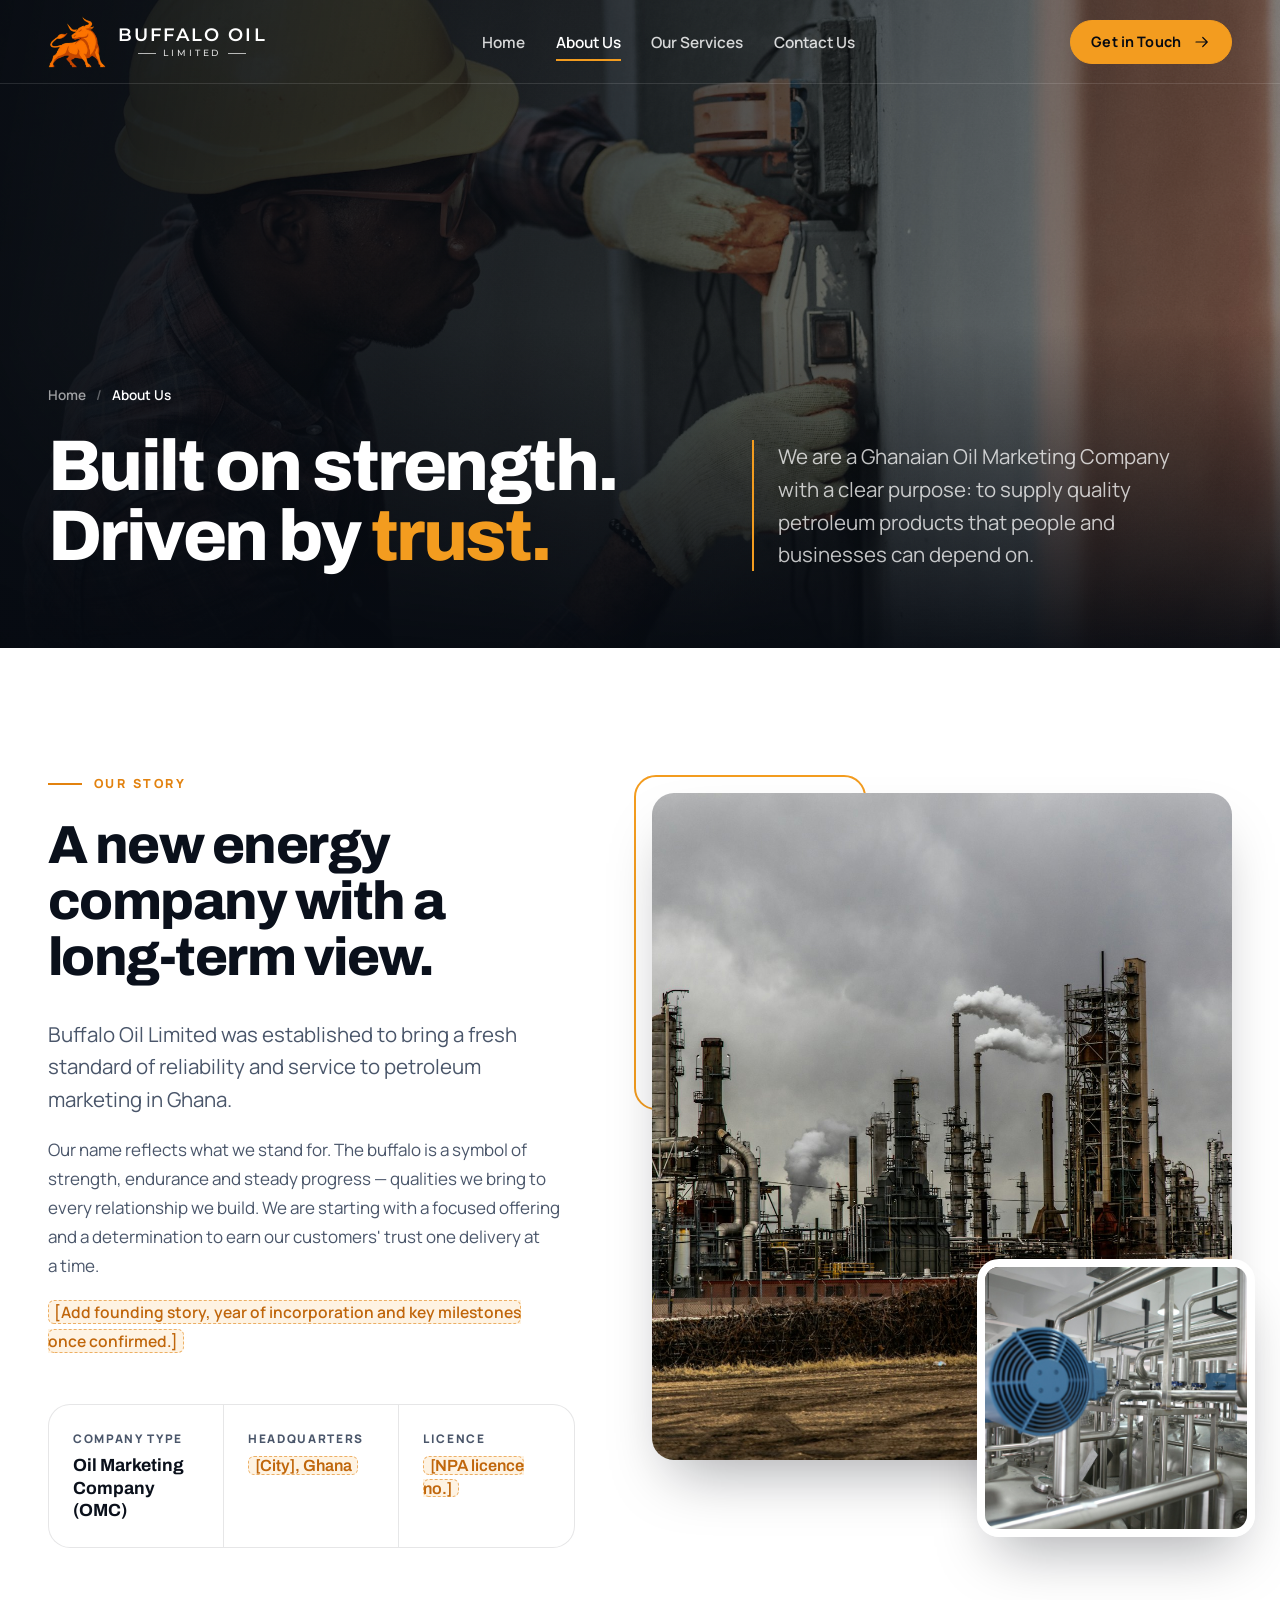
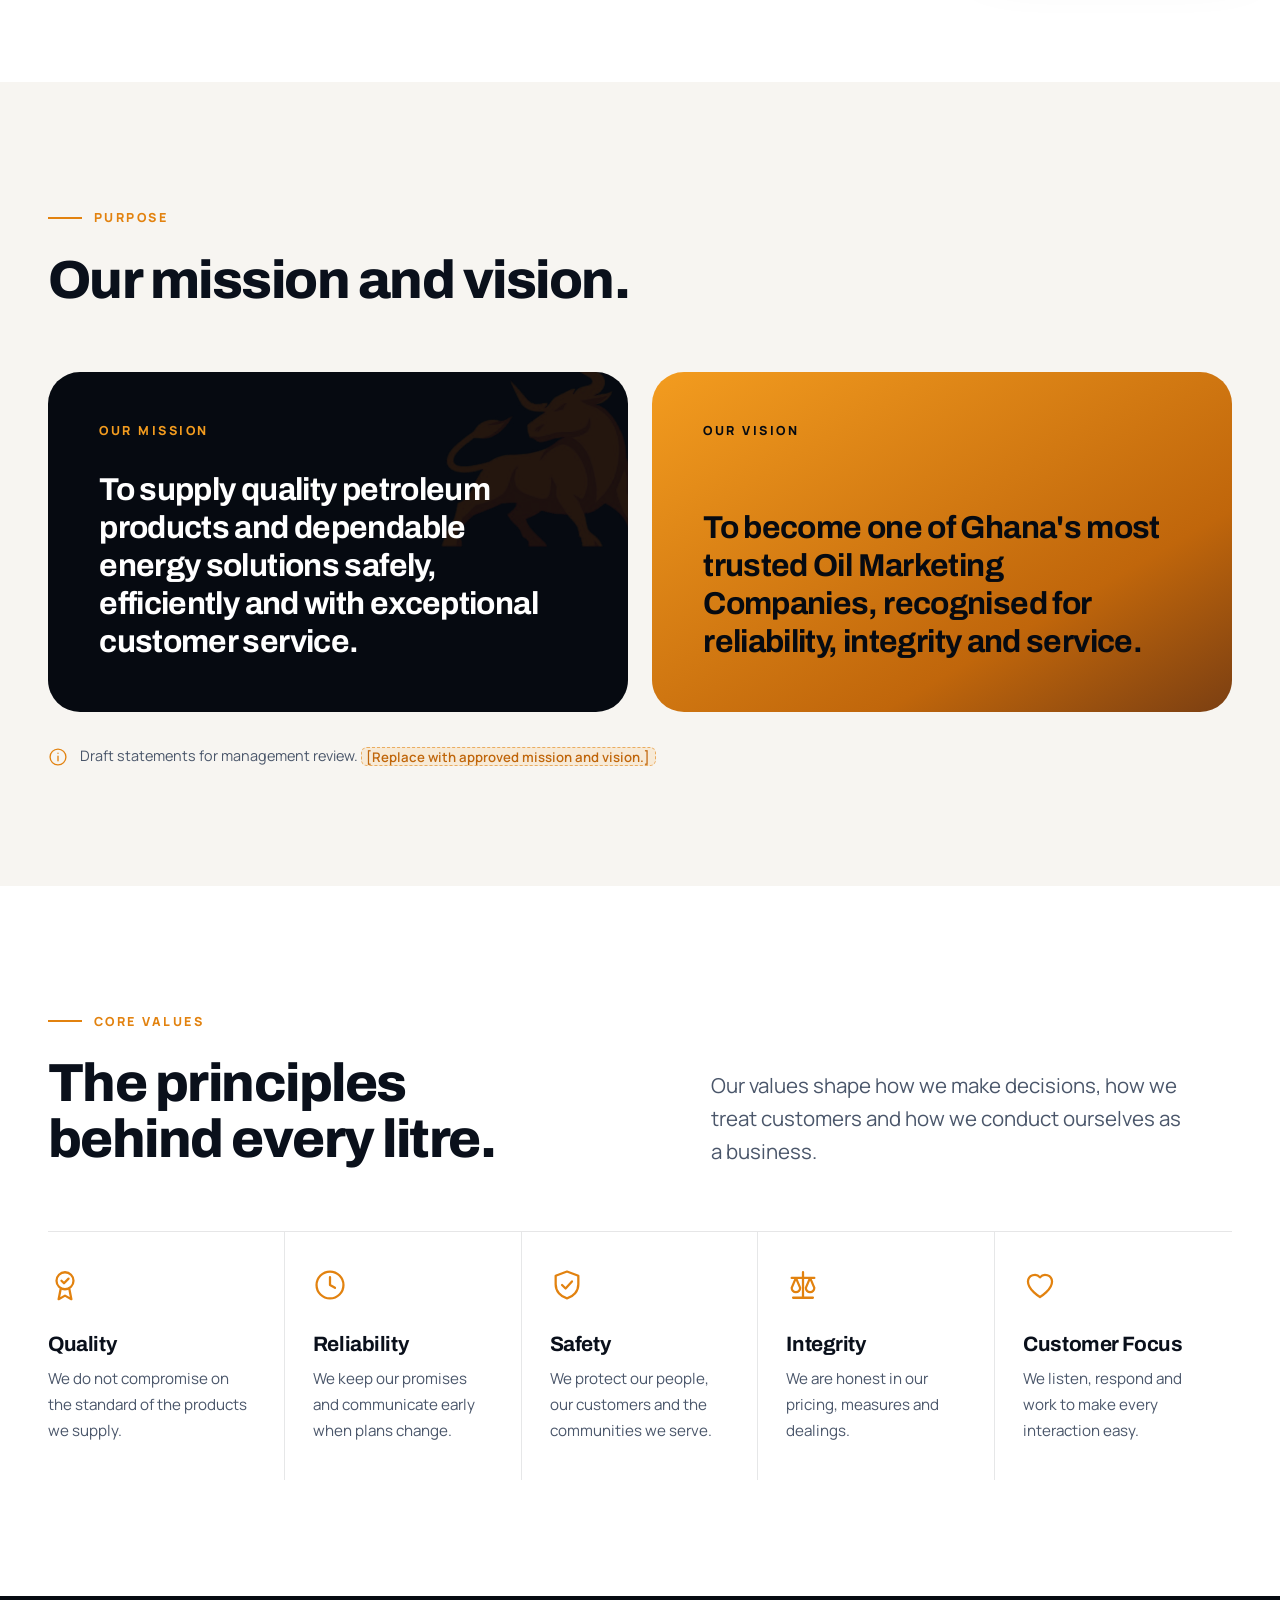
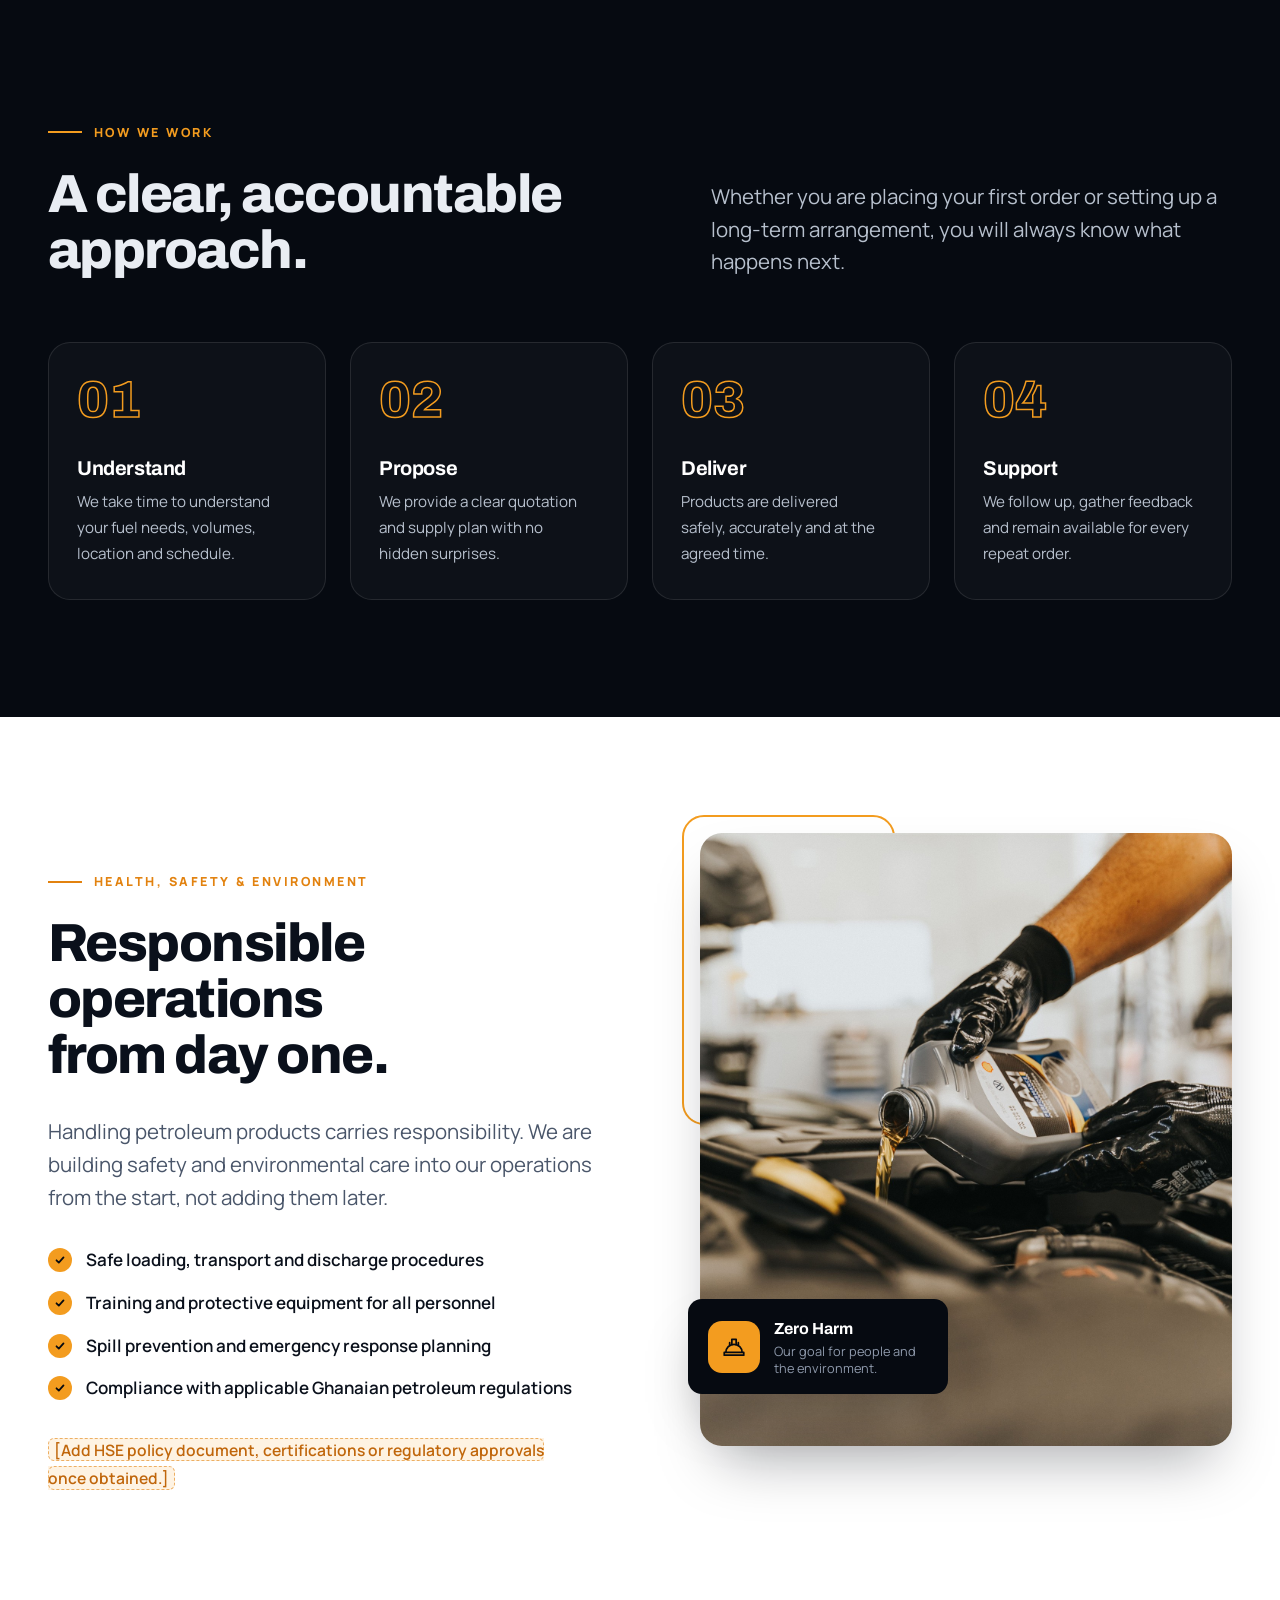
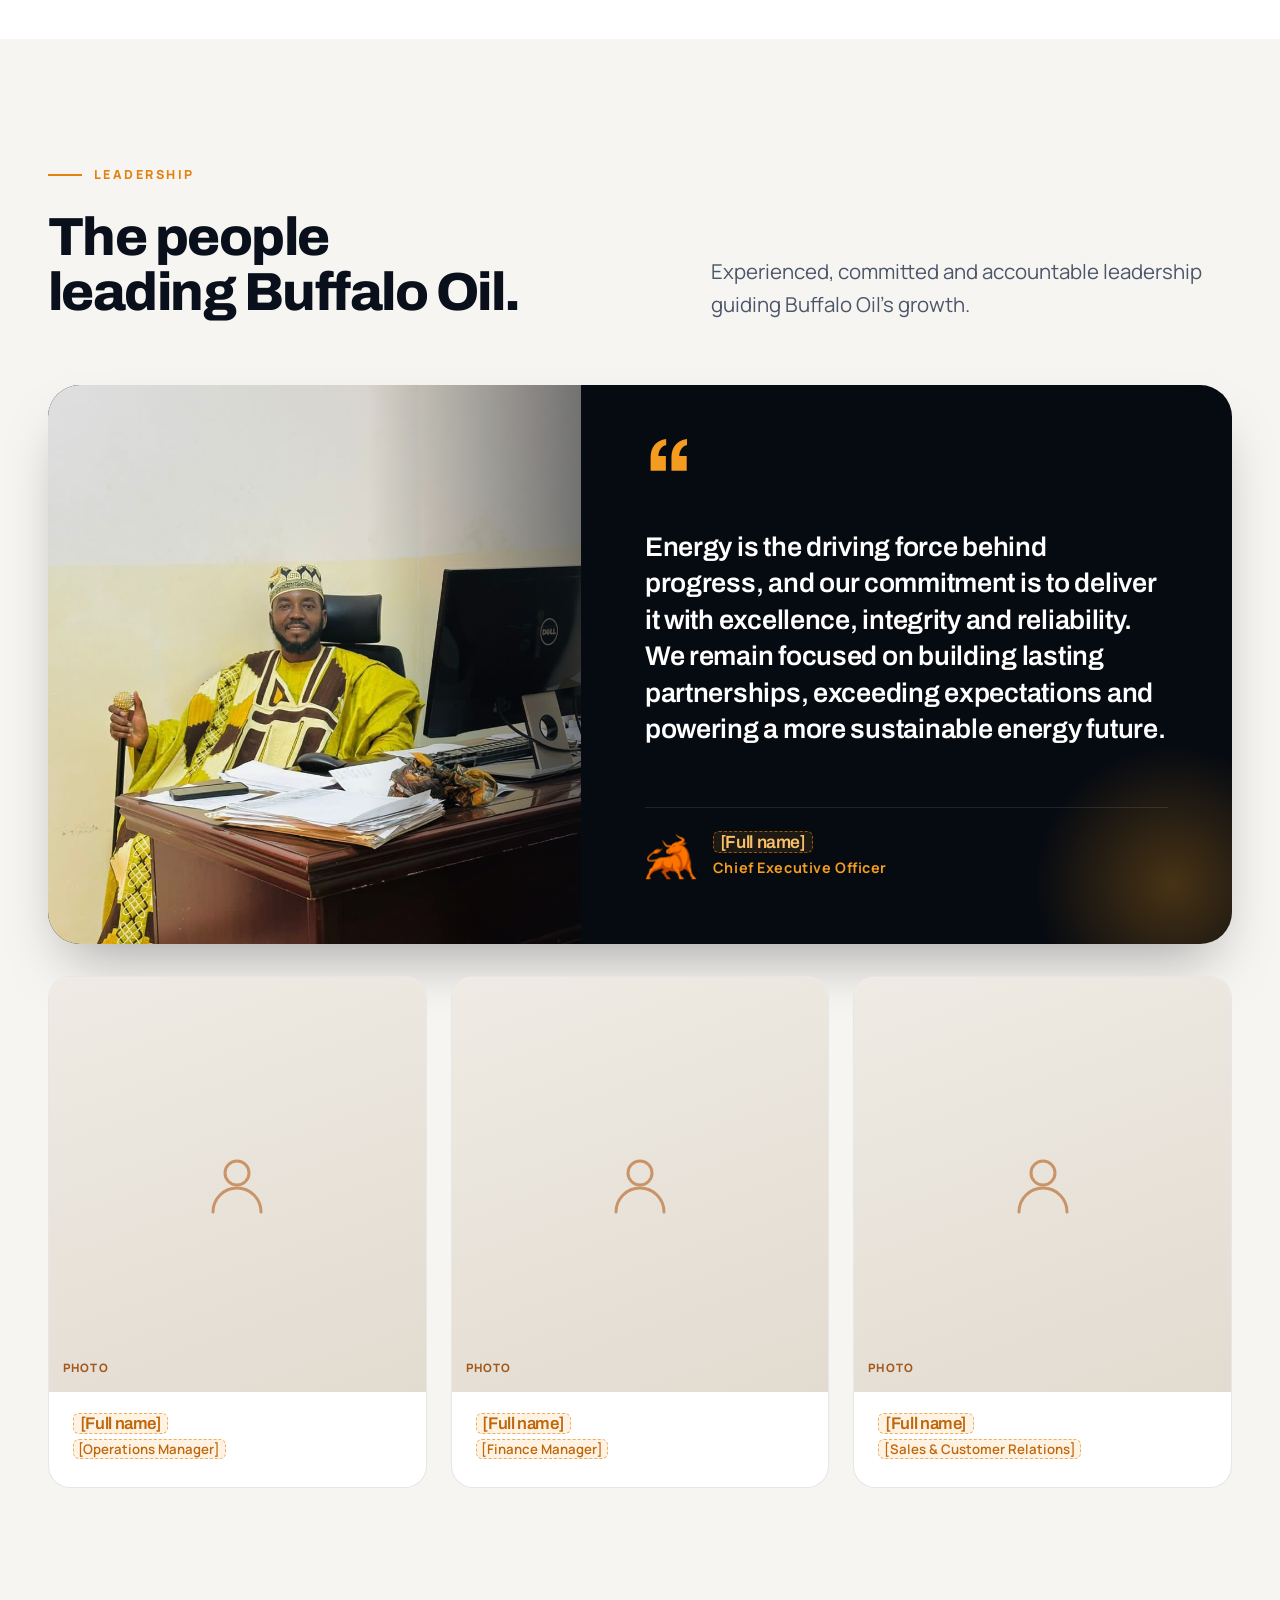
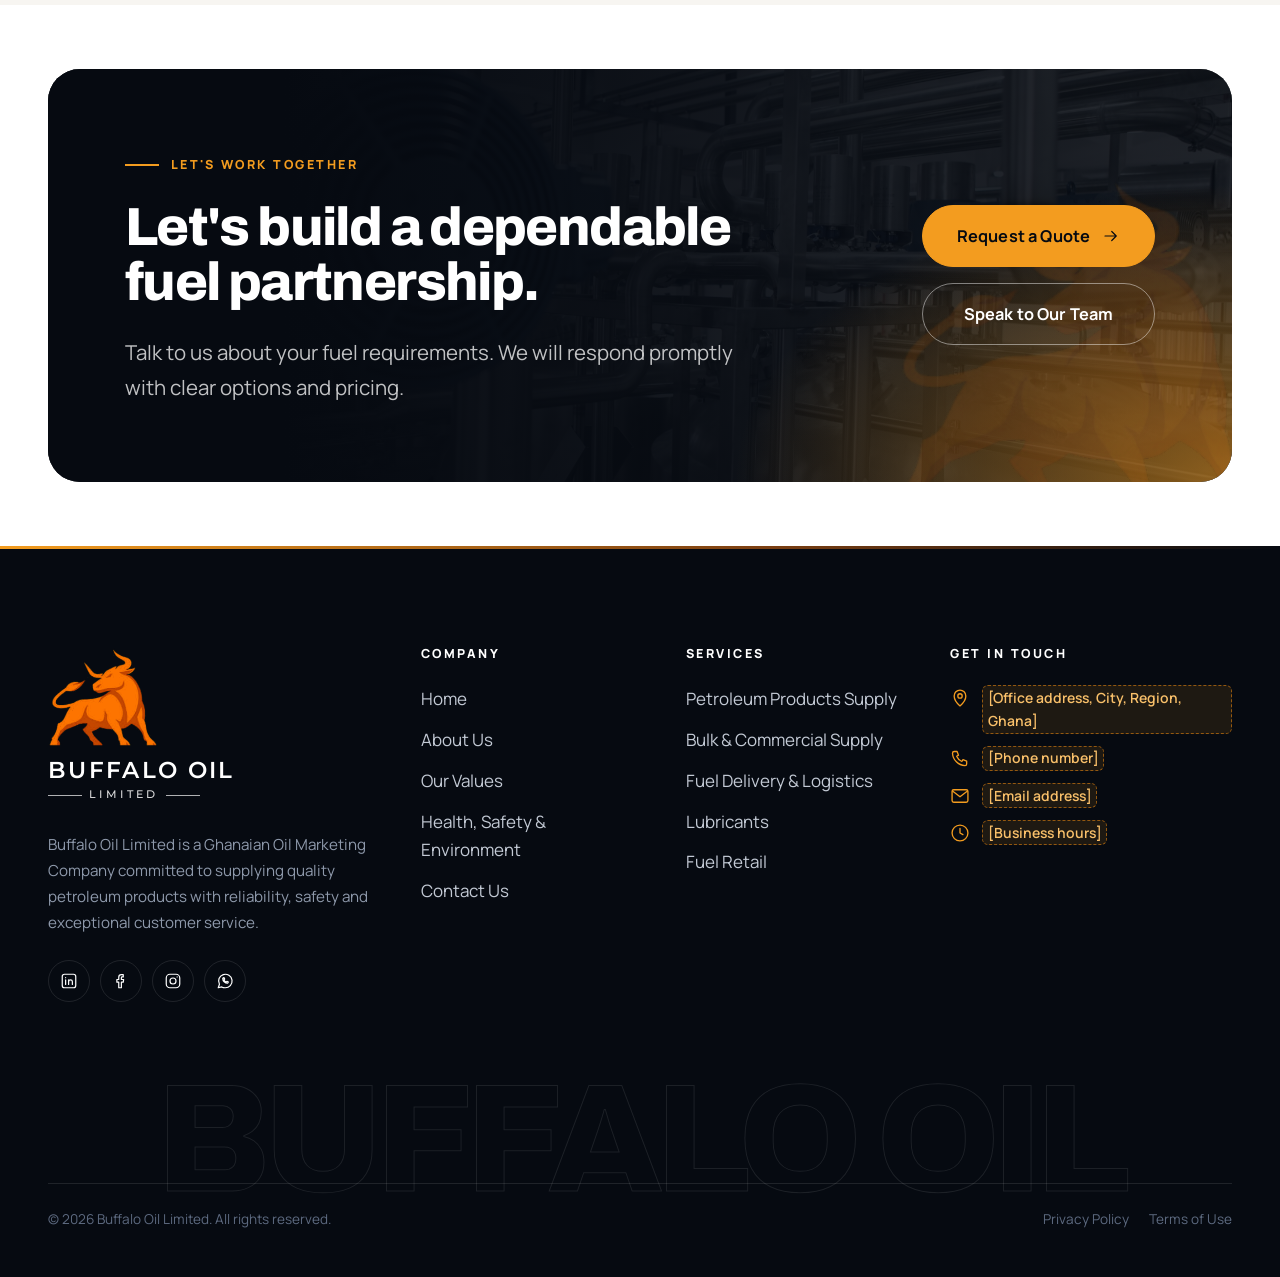
<file: about.html>
<!doctype html>
<html lang="en-GH" class="no-js">
<head>
<meta charset="utf-8">
<meta name="viewport" content="width=device-width, initial-scale=1, viewport-fit=cover">
<title>About Us | Buffalo Oil Limited</title>
<meta name="description" content="Learn about Buffalo Oil Limited, a Ghanaian Oil Marketing Company built on quality, reliability, safety and customer service.">
<meta name="theme-color" content="#060a11">
<meta property="og:title" content="About Us | Buffalo Oil Limited">
<meta property="og:description" content="Learn about Buffalo Oil Limited, a Ghanaian Oil Marketing Company built on quality, reliability, safety and customer service.">
<meta property="og:type" content="website">
<meta property="og:image" content="assets/img/hero-truck-highway.jpg">
<link rel="icon" type="image/png" href="assets/img/buffalo-mark.png">
<link rel="preconnect" href="https://fonts.googleapis.com">
<link rel="preconnect" href="https://fonts.gstatic.com" crossorigin>
<link href="https://fonts.googleapis.com/css2?family=Archivo:wght@500;600;700;800&family=Manrope:wght@400;500;600;700;800&family=Montserrat:wght@500;600&display=swap" rel="stylesheet">
<link rel="stylesheet" href="assets/css/styles.css">

</head>
<body>
<svg width="0" height="0" style="position:absolute" aria-hidden="true" focusable="false"><defs><symbol id="i-arrow" viewBox="0 0 24 24"><path d="M4 12h15M13 6l6 6-6 6"/></symbol><symbol id="i-arrow-up-right" viewBox="0 0 24 24"><path d="M7 17L17 7M8 7h9v9"/></symbol><symbol id="i-truck" viewBox="0 0 24 24"><path d="M2 6.5h11v9.5H2zM13 9.5h4.5l3.5 3.6V16h-8z"/><circle cx="6.5" cy="17.5" r="2"/><circle cx="17" cy="17.5" r="2"/></symbol><symbol id="i-tanker" viewBox="0 0 24 24"><path d="M2 8.5a3 3 0 013-3h7.5a3 3 0 013 3v4.5H2z"/><path d="M15.5 9h3l3 3.5V16h-6.5"/><path d="M2 13v3h3.5M10.5 16h2.5"/><circle cx="7.5" cy="17" r="2"/><circle cx="18" cy="17" r="2"/></symbol><symbol id="i-drop" viewBox="0 0 24 24"><path d="M12 2.8s6.5 7.1 6.5 11.7A6.5 6.5 0 015.5 14.5C5.5 9.9 12 2.8 12 2.8z"/><path d="M9 15a3 3 0 003 3"/></symbol><symbol id="i-pump" viewBox="0 0 24 24"><path d="M4 21V5a2 2 0 012-2h7a2 2 0 012 2v16M3 21h13M7 7h5v4H7z"/><path d="M15 9h2a2 2 0 012 2v6a1.5 1.5 0 003 0V8.5L19 5"/></symbol><symbol id="i-factory" viewBox="0 0 24 24"><path d="M2 21V10l6 3.5V10l6 3.5V5h4l1 16zM2 21h20"/><path d="M6 17h2M11 17h2"/></symbol><symbol id="i-shield" viewBox="0 0 24 24"><path d="M12 2.5l8 3v6c0 5-3.4 8.7-8 10-4.6-1.3-8-5-8-10v-6z"/><path d="M8.5 12l2.5 2.5 4.5-5"/></symbol><symbol id="i-badge" viewBox="0 0 24 24"><circle cx="12" cy="9" r="6"/><path d="M9 14.5L7.5 22 12 19.5 16.5 22 15 14.5"/><path d="M9.5 9l1.8 1.8L14.5 7.5"/></symbol><symbol id="i-handshake" viewBox="0 0 24 24"><path d="M2 11l4-4 3 1 3-2 3 1 4 4"/><path d="M2 11l3 3M22 11l-3 3-3.5 3.5a1.6 1.6 0 01-2.3 0L9 13.3"/><path d="M12 6l-3.5 3.5a1.5 1.5 0 002 2L13 9l4 4"/><path d="M8 17l1.5 1.5M10.5 19l1 1"/></symbol><symbol id="i-clock" viewBox="0 0 24 24"><circle cx="12" cy="12" r="9.5"/><path d="M12 6.5V12l3.5 2"/></symbol><symbol id="i-phone" viewBox="0 0 24 24"><path d="M5 3h3.5l1.7 4.4-2.2 1.4a11 11 0 006.2 6.2l1.4-2.2L20 14.5V18a2 2 0 01-2 2A16 16 0 013 5a2 2 0 012-2z"/></symbol><symbol id="i-mail" viewBox="0 0 24 24"><rect x="2.5" y="4.5" width="19" height="15" rx="2"/><path d="M3 6l9 7 9-7"/></symbol><symbol id="i-pin" viewBox="0 0 24 24"><path d="M12 21.5s7-6.2 7-12a7 7 0 00-14 0c0 5.8 7 12 7 12z"/><circle cx="12" cy="9.5" r="2.6"/></symbol><symbol id="i-building" viewBox="0 0 24 24"><path d="M4 21V4.5L13 2v19M13 8.5l7 2V21M2 21h20M7 7h3M7 11h3M7 15h3M16 13h1.5M16 17h1.5"/></symbol><symbol id="i-oilcan" viewBox="0 0 24 24"><path d="M3 11h11l5-3 2.5 1.5-6 6.5H5a2 2 0 01-2-2z"/><path d="M7 11V8h4v3M21 17.5a1 1 0 11-2 0c0-.8 1-2 1-2s1 1.2 1 2z"/></symbol><symbol id="i-flame" viewBox="0 0 24 24"><path d="M12 22c4 0 7-2.7 7-6.8 0-3.5-2.2-5.7-3.8-7.7-.4 1.9-1.3 3-2.4 3.6.3-3.2-.9-6.3-3.8-8.6.2 3.4-1.7 5.6-3.3 7.7C4.8 12.2 5 13.8 5 15.2 5 19.3 8 22 12 22z"/><path d="M12 22c-1.7 0-3-1.2-3-3 0-1.9 1.8-3 3-5 1.2 2 3 3.1 3 5 0 1.8-1.3 3-3 3z"/></symbol><symbol id="i-barrel" viewBox="0 0 24 24"><ellipse cx="12" cy="4.5" rx="7" ry="2"/><path d="M5 4.5v15c0 1.1 3.1 2 7 2s7-.9 7-2v-15M5 9.5c0 1.1 3.1 2 7 2s7-.9 7-2M5 14.5c0 1.1 3.1 2 7 2s7-.9 7-2"/></symbol><symbol id="i-users" viewBox="0 0 24 24"><circle cx="9" cy="8" r="3.5"/><path d="M2.5 20a6.5 6.5 0 0113 0M16 4.7a3.5 3.5 0 010 6.6M18.5 14a6.5 6.5 0 013 6"/></symbol><symbol id="i-user" viewBox="0 0 24 24"><circle cx="12" cy="8" r="4"/><path d="M4 21a8 8 0 0116 0"/></symbol><symbol id="i-hardhat" viewBox="0 0 24 24"><path d="M3 17h18v2.5H3zM4.5 17a7.5 7.5 0 0115 0"/><path d="M10 9.7V5h4v4.7M8 10.5V8M16 10.5V8"/></symbol><symbol id="i-tractor" viewBox="0 0 24 24"><circle cx="7" cy="16" r="4"/><circle cx="18.5" cy="17.5" r="2.5"/><path d="M7 16h.01M11 16h5M3 12V6h6l2 6M11 12h7.5l1 3"/><path d="M15 12V7"/></symbol><symbol id="i-pickaxe" viewBox="0 0 24 24"><path d="M14 6.5L3.5 20.5M5 6c3.2-2.6 7.6-3.2 11.5-1.5M18 7.5c1.7 3.9 1.1 8.3-1.5 11.5"/><path d="M13.5 4l6.5 6.5"/></symbol><symbol id="i-crane" viewBox="0 0 24 24"><path d="M6 21V3l13 4M6 3l-3 4h16M6 7h0M9 21H3M15 7v6"/><path d="M13.5 13h3l-.5 3h-2z"/><path d="M6 11l3-4M6 15l3-4"/></symbol><symbol id="i-bus" viewBox="0 0 24 24"><rect x="4" y="3" width="16" height="15" rx="2.5"/><path d="M4 11h16M8 21v-3M16 21v-3M8 14.5h.01M16 14.5h.01M9 6.5h6"/></symbol><symbol id="i-gear" viewBox="0 0 24 24"><circle cx="12" cy="12" r="3"/><path d="M19.4 15a1.7 1.7 0 00.3 1.8l.1.1a2 2 0 11-2.8 2.8l-.1-.1a1.7 1.7 0 00-1.8-.3 1.7 1.7 0 00-1 1.5V21a2 2 0 11-4 0v-.1a1.7 1.7 0 00-1.1-1.5 1.7 1.7 0 00-1.8.3l-.1.1a2 2 0 11-2.8-2.8l.1-.1a1.7 1.7 0 00.3-1.8 1.7 1.7 0 00-1.5-1H3a2 2 0 110-4h.1a1.7 1.7 0 001.5-1.1 1.7 1.7 0 00-.3-1.8l-.1-.1a2 2 0 112.8-2.8l.1.1a1.7 1.7 0 001.8.3H9a1.7 1.7 0 001-1.5V3a2 2 0 114 0v.1a1.7 1.7 0 001 1.5 1.7 1.7 0 001.8-.3l.1-.1a2 2 0 112.8 2.8l-.1.1a1.7 1.7 0 00-.3 1.8V9a1.7 1.7 0 001.5 1H21a2 2 0 110 4h-.1a1.7 1.7 0 00-1.5 1z"/></symbol><symbol id="i-school" viewBox="0 0 24 24"><path d="M2 9l10-5 10 5-10 5zM6 11v5c0 1.7 2.7 3 6 3s6-1.3 6-3v-5M22 9v6"/></symbol><symbol id="i-car" viewBox="0 0 24 24"><path d="M5 16.5H3.5V12l2-5.5h13l2 5.5v4.5H19M5 12h14"/><circle cx="7.5" cy="16.5" r="2"/><circle cx="16.5" cy="16.5" r="2"/><path d="M9.5 16.5h5"/></symbol><symbol id="i-ship" viewBox="0 0 24 24"><path d="M2 20c1.5 1 3 1 4.5 0s3-1 4.5 0 3 1 4.5 0 3-1 4.5 0M4 17l-1-5h18l-2.5 5M6 12V7h8v5M9 7V4h2"/></symbol><symbol id="i-bolt" viewBox="0 0 24 24"><path d="M13 2L4 14h7l-1 8 9-12h-7z"/></symbol><symbol id="i-target" viewBox="0 0 24 24"><circle cx="12" cy="12" r="9.5"/><circle cx="12" cy="12" r="5.5"/><circle cx="12" cy="12" r="1.5"/></symbol><symbol id="i-eye" viewBox="0 0 24 24"><path d="M1.5 12S5.5 4.5 12 4.5 22.5 12 22.5 12 18.5 19.5 12 19.5 1.5 12 1.5 12z"/><circle cx="12" cy="12" r="3"/></symbol><symbol id="i-heart" viewBox="0 0 24 24"><path d="M12 20.5s-8.5-5-8.5-11A4.8 4.8 0 0112 6.6a4.8 4.8 0 018.5 2.9c0 6-8.5 11-8.5 11z"/></symbol><symbol id="i-scale" viewBox="0 0 24 24"><path d="M12 3v18M5 21h14M4 7h16M7 7l-3 7a3 3 0 006 0zM17 7l-3 7a3 3 0 006 0z"/></symbol><symbol id="i-leaf" viewBox="0 0 24 24"><path d="M4 20c0-9 6-15 16-16-1 10-7 16-16 16zM4 20l8-8"/></symbol><symbol id="i-clipboard" viewBox="0 0 24 24"><rect x="5" y="4" width="14" height="17.5" rx="2"/><path d="M9 4V2.5h6V4M8.5 10h7M8.5 14h7M8.5 18h4"/></symbol><symbol id="i-calendar" viewBox="0 0 24 24"><rect x="3" y="4.5" width="18" height="16.5" rx="2"/><path d="M3 9.5h18M8 2.5v4M16 2.5v4"/></symbol><symbol id="i-chat" viewBox="0 0 24 24"><path d="M21 12a8.5 8.5 0 01-12.4 7.6L3 21l1.4-5A8.5 8.5 0 1121 12z"/></symbol><symbol id="i-quote" viewBox="0 0 24 24"><path d="M10 7H6a3 3 0 00-3 3v3h5v5H3M21 7h-4a3 3 0 00-3 3v3h5v5h-5" /></symbol><symbol id="i-info" viewBox="0 0 24 24"><circle cx="12" cy="12" r="9.5"/><path d="M12 11v5.5M12 7.5h.01"/></symbol><symbol id="i-check" viewBox="0 0 24 24"><path d="M5 12.5l4.5 4.5L19 7.5"/></symbol><symbol id="i-route" viewBox="0 0 24 24"><circle cx="6" cy="19" r="2.5"/><circle cx="18" cy="5" r="2.5"/><path d="M8.5 19H16a3.5 3.5 0 000-7H8a3.5 3.5 0 010-7h7.5"/></symbol><symbol id="i-gauge" viewBox="0 0 24 24"><path d="M3.5 17a9 9 0 1117 0"/><path d="M12 14l4-5M12 14h.01"/></symbol><symbol id="i-layers" viewBox="0 0 24 24"><path d="M12 2.5l10 5-10 5-10-5z"/><path d="M2 12l10 5 10-5M2 16.5l10 5 10-5"/></symbol><symbol id="i-whatsapp" viewBox="0 0 24 24"><path d="M3 21l1.6-4.6A9 9 0 1112 21a9 9 0 01-4.4-1.1z"/><path d="M9 8.5c0 3.5 3 6.5 6.5 6.5l1-1.6-2-1-1 1a5 5 0 01-2.9-2.9l1-1-1-2z"/></symbol><symbol id="i-linkedin" viewBox="0 0 24 24"><rect x="3" y="3" width="18" height="18" rx="3"/><path d="M7.5 10.5v6M7.5 7.5h.01M11.5 16.5v-6M11.5 13a2.5 2.5 0 015 0v3.5"/></symbol><symbol id="i-facebook" viewBox="0 0 24 24"><path d="M15 3.5h-2.5A3.5 3.5 0 009 7v3H6.5v3.5H9V21h3.5v-7.5H15l.5-3.5h-3V7.5a1 1 0 011-1H15z"/></symbol><symbol id="i-instagram" viewBox="0 0 24 24"><rect x="3" y="3" width="18" height="18" rx="5"/><circle cx="12" cy="12" r="4"/><path d="M17.5 6.5h.01"/></symbol><symbol id="i-x" viewBox="0 0 24 24"><path d="M4 4l16 16M20 4L4 20"/></symbol><symbol id="i-send" viewBox="0 0 24 24"><path d="M21.5 2.5L10 14M21.5 2.5L14.5 21.5 10 14 2.5 9.5z"/></symbol><symbol id="i-download" viewBox="0 0 24 24"><path d="M12 3v12M7 10l5 5 5-5M4 20h16"/></symbol></defs></svg>
<a class="skip-link" href="#main">Skip to content</a>
<header class="header" role="banner">
  <div class="container container--wide header__inner">
    <a class="brand" href="index.html" aria-label="Buffalo Oil Limited — home">
  <img class="brand__mark" src="assets/img/buffalo-mark.png" alt="" width="427" height="383">
  <span class="brand__type"><span class="brand__name">BUFFALO OIL</span><span class="brand__sub">LIMITED</span></span>
</a>
    <nav class="nav" aria-label="Primary">
      <ul class="nav__list">
        <li><a class="nav__link" href="index.html">Home</a></li>
        <li><a class="nav__link" href="about.html" aria-current="page">About Us</a></li>
        <li><a class="nav__link" href="services.html">Our Services</a></li>
        <li><a class="nav__link" href="contact.html">Contact Us</a></li>
      </ul>
    </nav>
    <a class="btn btn--sm header__cta" href="contact.html">Get in Touch <svg class="icon " aria-hidden="true"><use href="#i-arrow"/></svg></a>
    <button class="menu-toggle" type="button" aria-controls="mobile-nav" aria-expanded="false" aria-label="Open menu">
      <span class="menu-toggle__bars"><span></span><span></span></span>
    </button>
  </div>
</header>
<div class="mobile-nav" id="mobile-nav" aria-hidden="true">
  <ul class="mobile-nav__list">
    <li><a href="index.html">Home <svg class="icon " aria-hidden="true"><use href="#i-arrow-up-right"/></svg></a></li>
    <li><a href="about.html" aria-current="page">About Us <svg class="icon " aria-hidden="true"><use href="#i-arrow-up-right"/></svg></a></li>
    <li><a href="services.html">Our Services <svg class="icon " aria-hidden="true"><use href="#i-arrow-up-right"/></svg></a></li>
    <li><a href="contact.html">Contact Us <svg class="icon " aria-hidden="true"><use href="#i-arrow-up-right"/></svg></a></li>
  </ul>
  <div class="mobile-nav__foot">
    <a class="btn btn--lg" href="contact.html">Get in Touch <svg class="icon " aria-hidden="true"><use href="#i-arrow"/></svg></a>
    <p><svg class="icon " aria-hidden="true"><use href="#i-phone"/></svg> <span class="ph">[Phone number]</span> &nbsp;·&nbsp; <span class="ph">[Email address]</span></p>
  </div>
</div>
<main id="main">

<section class="page-hero" aria-labelledby="page-title">
  <div class="page-hero__media"><img src="assets/img/technician-hardhat.jpg" alt="" fetchpriority="high"></div>
  <div class="container container--wide page-hero__inner">
    <div>
      <ol class="breadcrumb fade-up"><li><a href="index.html">Home</a></li><li aria-current="page">About Us</li></ol>
      <h1 id="page-title" class="fade-up d1">Built on strength.<br>Driven by <em>trust.</em></h1>
    </div>
    <p class="page-hero__aside fade-up d2">We are a Ghanaian Oil Marketing Company with a clear purpose: to supply quality petroleum products that people and businesses can depend on.</p>
  </div>
</section>

<section class="section" aria-labelledby="story-title">
  <div class="container">
    <div class="split split--wide-text">
      <div class="reveal">
        <p class="eyebrow">Our story</p>
        <h2 class="h2" id="story-title">A new energy company with a long-term view.</h2>
        <p class="lead mt-6">Buffalo Oil Limited was established to bring a fresh standard of reliability and service to petroleum marketing in Ghana.</p>
        <p class="muted">Our name reflects what we stand for. The buffalo is a symbol of strength, endurance and steady progress — qualities we bring to every relationship we build. We are starting with a focused offering and a determination to earn our customers' trust one delivery at a time.</p>
        <p class="muted"><span class="ph">[Add founding story, year of incorporation and key milestones once confirmed.]</span></p>
        <dl class="facts">
          <div class="fact"><dt>Company type</dt><dd>Oil Marketing Company (OMC)</dd></div>
          <div class="fact"><dt>Headquarters</dt><dd><span class="ph">[City], Ghana</span></dd></div>
          <div class="fact"><dt>Licence</dt><dd><span class="ph">[NPA licence no.]</span></dd></div>
        </dl>
      </div>
      <div class="media-stack reveal reveal-d1">
        <span class="media-stack__frame" aria-hidden="true"></span>
        <div class="media-stack__main"><img src="assets/img/refinery-skyline.jpg" alt="A petroleum processing facility with storage and distillation towers" loading="lazy"></div>
        <div class="media-stack__float"><img src="assets/img/process-pipework.jpg" alt="Industrial process pipework" loading="lazy"></div>
      </div>
    </div>
  </div>
</section>

<section class="section section--paper" aria-labelledby="mvv-title">
  <div class="container">
    <div class="section-head reveal">
      <p class="eyebrow">Purpose</p>
      <h2 class="h2" id="mvv-title">Our mission and vision.</h2>
    </div>
    <div class="mvv">
      <article class="mvv-card mvv-card--dark reveal">
        <img class="mvv-card__mark" src="assets/img/buffalo-mark.png" alt="">
        <span class="mvv-card__label">Our mission</span>
        <p>To supply quality petroleum products and dependable energy solutions safely, efficiently and with exceptional customer service.</p>
      </article>
      <article class="mvv-card mvv-card--orange reveal reveal-d1">
        <span class="mvv-card__label">Our vision</span>
        <p>To become one of Ghana's most trusted Oil Marketing Companies, recognised for reliability, integrity and service.</p>
      </article>
    </div>
    <p class="note reveal"><svg class="icon " aria-hidden="true"><use href="#i-info"/></svg><span>Draft statements for management review. <span class="ph">[Replace with approved mission and vision.]</span></span></p>
  </div>
</section>

<section class="section" id="values" aria-labelledby="values-title">
  <div class="container">
    <div class="section-head section-head--split">
      <div class="reveal">
        <p class="eyebrow">Core values</p>
        <h2 class="h2" id="values-title">The principles behind every litre.</h2>
      </div>
      <p class="lead reveal reveal-d1">Our values shape how we make decisions, how we treat customers and how we conduct ourselves as a business.</p>
    </div>
    <div class="values reveal">
      <div class="value"><svg class="icon " aria-hidden="true"><use href="#i-badge"/></svg><h3>Quality</h3><p>We do not compromise on the standard of the products we supply.</p></div>
      <div class="value"><svg class="icon " aria-hidden="true"><use href="#i-clock"/></svg><h3>Reliability</h3><p>We keep our promises and communicate early when plans change.</p></div>
      <div class="value"><svg class="icon " aria-hidden="true"><use href="#i-shield"/></svg><h3>Safety</h3><p>We protect our people, our customers and the communities we serve.</p></div>
      <div class="value"><svg class="icon " aria-hidden="true"><use href="#i-scale"/></svg><h3>Integrity</h3><p>We are honest in our pricing, measures and dealings.</p></div>
      <div class="value"><svg class="icon " aria-hidden="true"><use href="#i-heart"/></svg><h3>Customer Focus</h3><p>We listen, respond and work to make every interaction easy.</p></div>
    </div>
  </div>
</section>

<section class="section section--dark" aria-labelledby="approach-title">
  <div class="container">
    <div class="section-head section-head--split">
      <div class="reveal">
        <p class="eyebrow">How we work</p>
        <h2 class="h2" id="approach-title">A clear, accountable approach.</h2>
      </div>
      <p class="lead reveal reveal-d1">Whether you are placing your first order or setting up a long-term arrangement, you will always know what happens next.</p>
    </div>
    <div class="steps">
      <div class="step reveal"><h3>Understand</h3><p>We take time to understand your fuel needs, volumes, location and schedule.</p></div>
      <div class="step reveal reveal-d1"><h3>Propose</h3><p>We provide a clear quotation and supply plan with no hidden surprises.</p></div>
      <div class="step reveal reveal-d2"><h3>Deliver</h3><p>Products are delivered safely, accurately and at the agreed time.</p></div>
      <div class="step reveal reveal-d3"><h3>Support</h3><p>We follow up, gather feedback and remain available for every repeat order.</p></div>
    </div>
  </div>
</section>

<section class="section" id="hse" aria-labelledby="hse-title">
  <div class="container">
    <div class="split split--reverse">
      <div class="media-stack reveal">
        <span class="media-stack__frame" aria-hidden="true"></span>
        <div class="media-stack__main"><img src="assets/img/lubricant-pour.jpg" alt="A technician in protective gloves pouring engine oil into a vehicle" style="object-position:50% 45%" loading="lazy"></div>
        <div class="media-stack__badge">
          <span class="icon-tile icon-tile--solid"><svg class="icon " aria-hidden="true"><use href="#i-hardhat"/></svg></span>
          <div><strong>Zero Harm</strong><span>Our goal for people and the environment.</span></div>
        </div>
      </div>
      <div class="reveal reveal-d1">
        <p class="eyebrow">Health, Safety &amp; Environment</p>
        <h2 class="h2" id="hse-title">Responsible operations from day one.</h2>
        <p class="lead mt-6">Handling petroleum products carries responsibility. We are building safety and environmental care into our operations from the start, not adding them later.</p>
        <ul class="check-list">
          <li>Safe loading, transport and discharge procedures</li>
          <li>Training and protective equipment for all personnel</li>
          <li>Spill prevention and emergency response planning</li>
          <li>Compliance with applicable Ghanaian petroleum regulations</li>
        </ul>
        <p class="muted"><span class="ph">[Add HSE policy document, certifications or regulatory approvals once obtained.]</span></p>
      </div>
    </div>
  </div>
</section>

<section class="section section--paper" aria-labelledby="team-title">
  <div class="container">
    <div class="section-head section-head--split">
      <div class="reveal">
        <p class="eyebrow">Leadership</p>
        <h2 class="h2" id="team-title">The people leading Buffalo Oil.</h2>
      </div>
      <p class="lead reveal reveal-d1">Experienced, committed and accountable leadership guiding Buffalo Oil's growth.</p>
    </div>
    <article class="ceo reveal">
      <div class="ceo__photo"><img src="assets/img/ceo.jpg" alt="Buffalo Oil Limited Chief Executive Officer seated at his desk" loading="lazy"></div>
      <div class="ceo__body">
        <span class="ceo__mark" aria-hidden="true">&ldquo;</span>
        <p class="ceo__message">Energy is the driving force behind progress, and our commitment is to deliver it with excellence, integrity and reliability. We remain focused on building lasting partnerships, exceeding expectations and powering a more sustainable energy future.</p>
        <div class="ceo__who">
          <img src="assets/img/buffalo-mark.png" alt="" width="427" height="383">
          <div><h3><span class="ph">[Full name]</span></h3><p>Chief Executive Officer</p></div>
        </div>
      </div>
    </article>
    <div class="team mt-6">
      <article class="person reveal reveal-d1"><div class="person__photo"><svg class="icon " aria-hidden="true"><use href="#i-user"/></svg><span>Photo</span></div><div class="person__body"><h3><span class="ph">[Full name]</span></h3><p><span class="ph">[Operations Manager]</span></p></div></article>
      <article class="person reveal reveal-d2"><div class="person__photo"><svg class="icon " aria-hidden="true"><use href="#i-user"/></svg><span>Photo</span></div><div class="person__body"><h3><span class="ph">[Full name]</span></h3><p><span class="ph">[Finance Manager]</span></p></div></article>
      <article class="person reveal reveal-d3"><div class="person__photo"><svg class="icon " aria-hidden="true"><use href="#i-user"/></svg><span>Photo</span></div><div class="person__body"><h3><span class="ph">[Full name]</span></h3><p><span class="ph">[Sales &amp; Customer Relations]</span></p></div></article>
    </div>
  </div>
</section>

<section class="section section--tight" aria-labelledby="cta-title">
  <div class="container">
    <div class="cta reveal">
      <div class="cta__media"><img src="assets/img/process-pipework.jpg" alt="" loading="lazy"></div>
      <img class="cta__mark" src="assets/img/buffalo-mark.png" alt="">
      <div>
        <p class="eyebrow">Let's work together</p>
        <h2 id="cta-title">Let's build a dependable fuel partnership.</h2>
        <p>Talk to us about your fuel requirements. We will respond promptly with clear options and pricing.</p>
      </div>
      <div class="btn-row">
        <a class="btn btn--lg" href="contact.html?type=business">Request a Quote <svg class="icon " aria-hidden="true"><use href="#i-arrow"/></svg></a>
        <a class="btn btn--ghost btn--lg" href="contact.html">Speak to Our Team</a>
      </div>
    </div>
  </div>
</section>

</main>
<footer class="footer" role="contentinfo">
  <div class="container">
    <div class="footer__top">
      <div class="footer__about">
        <a class="brand brand--stacked footer__logo" href="index.html" aria-label="Buffalo Oil Limited — home"><img class="brand__mark" src="assets/img/buffalo-mark.png" alt="" width="427" height="383" loading="lazy"><span class="brand__type"><span class="brand__name">BUFFALO OIL</span><span class="brand__sub">LIMITED</span></span></a>
        <p>Buffalo Oil Limited is a Ghanaian Oil Marketing Company committed to supplying quality petroleum products with reliability, safety and exceptional customer service.</p>
        <div class="socials" aria-label="Social media (links to be added)">
          <a href="#" aria-label="LinkedIn — link to be added"><svg class="icon " aria-hidden="true"><use href="#i-linkedin"/></svg></a>
          <a href="#" aria-label="Facebook — link to be added"><svg class="icon " aria-hidden="true"><use href="#i-facebook"/></svg></a>
          <a href="#" aria-label="Instagram — link to be added"><svg class="icon " aria-hidden="true"><use href="#i-instagram"/></svg></a>
          <a href="#" aria-label="WhatsApp — link to be added"><svg class="icon " aria-hidden="true"><use href="#i-whatsapp"/></svg></a>
        </div>
      </div>
      <div class="footer__links">
        <h4>Company</h4>
        <ul>
          <li><a href="index.html">Home</a></li>
          <li><a href="about.html">About Us</a></li>
          <li><a href="about.html#values">Our Values</a></li>
          <li><a href="about.html#hse">Health, Safety &amp; Environment</a></li>
          <li><a href="contact.html">Contact Us</a></li>
        </ul>
      </div>
      <div class="footer__links">
        <h4>Services</h4>
        <ul>
          <li><a href="services.html#fuel-supply">Petroleum Products Supply</a></li>
          <li><a href="services.html#bulk-supply">Bulk &amp; Commercial Supply</a></li>
          <li><a href="services.html#delivery">Fuel Delivery &amp; Logistics</a></li>
          <li><a href="services.html#lubricants">Lubricants</a></li>
          <li><a href="services.html#retail">Fuel Retail</a></li>
        </ul>
      </div>
      <div>
        <h4>Get in Touch</h4>
        <ul class="footer__contact">
          <li><svg class="icon " aria-hidden="true"><use href="#i-pin"/></svg><span class="ph">[Office address, City, Region, Ghana]</span></li>
          <li><svg class="icon " aria-hidden="true"><use href="#i-phone"/></svg><span class="ph">[Phone number]</span></li>
          <li><svg class="icon " aria-hidden="true"><use href="#i-mail"/></svg><span class="ph">[Email address]</span></li>
          <li><svg class="icon " aria-hidden="true"><use href="#i-clock"/></svg><span class="ph">[Business hours]</span></li>
        </ul>
      </div>
    </div>
    <div class="footer__giant" aria-hidden="true">BUFFALO OIL</div>
    <div class="footer__bottom">
      <p>&copy; <span data-year>2026</span> Buffalo Oil Limited. All rights reserved.</p>
      <ul>
        <li><a href="#">Privacy Policy</a></li>
        <li><a href="#">Terms of Use</a></li>
      </ul>
    </div>
  </div>
</footer>
<script src="assets/js/main.js" defer></script>
</body>
</html>
</file>
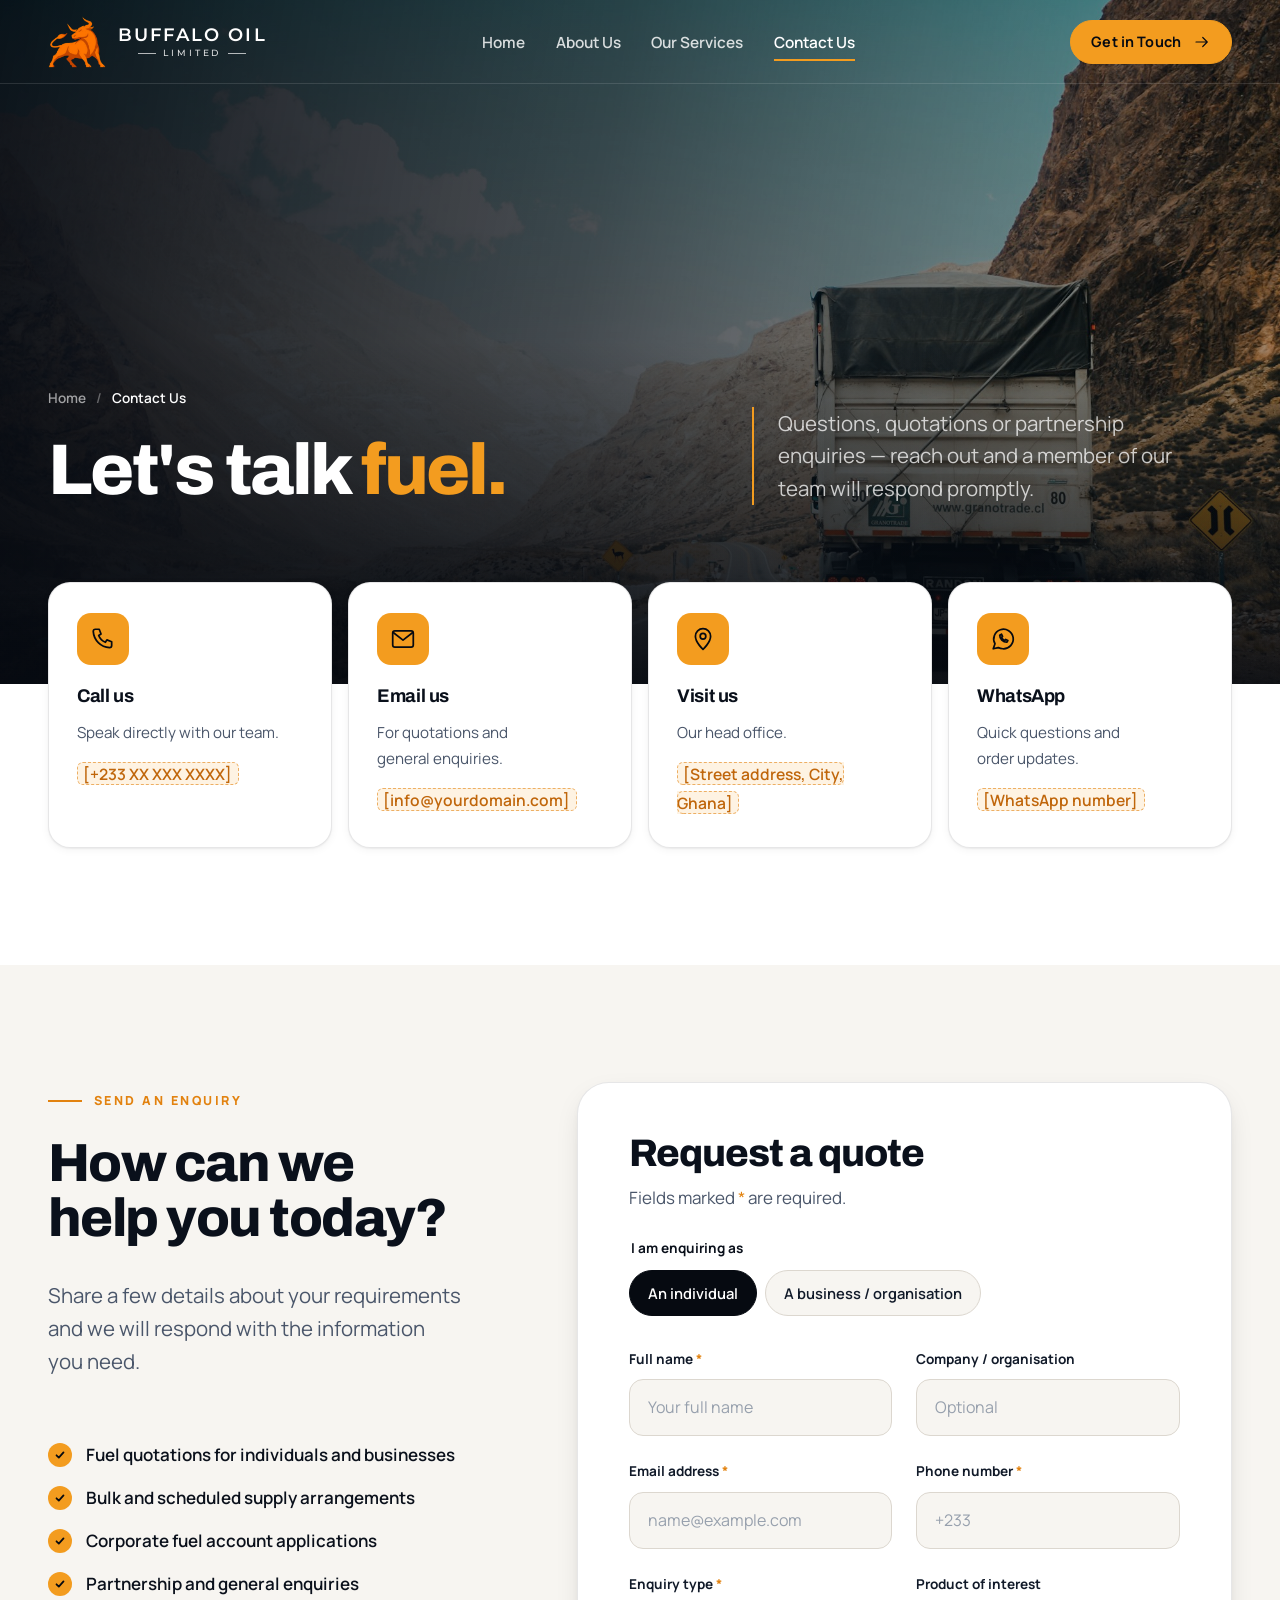
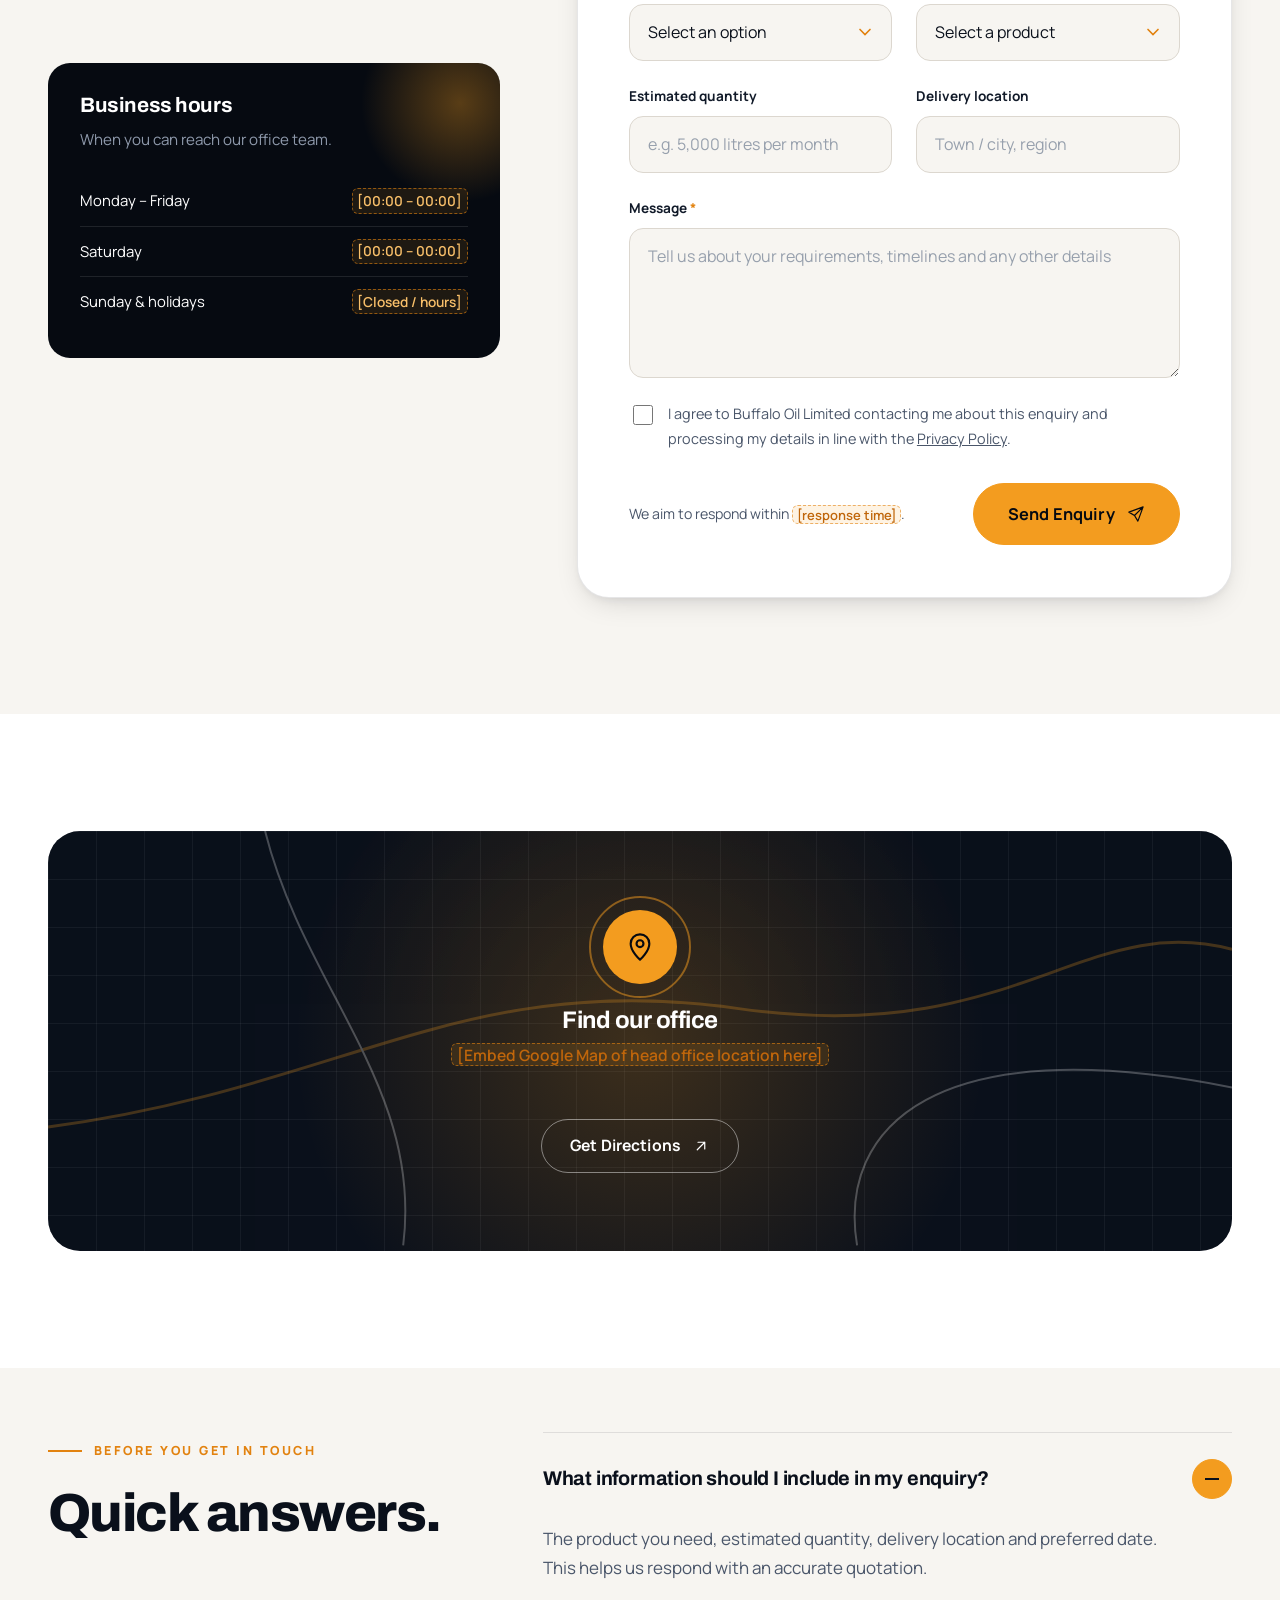
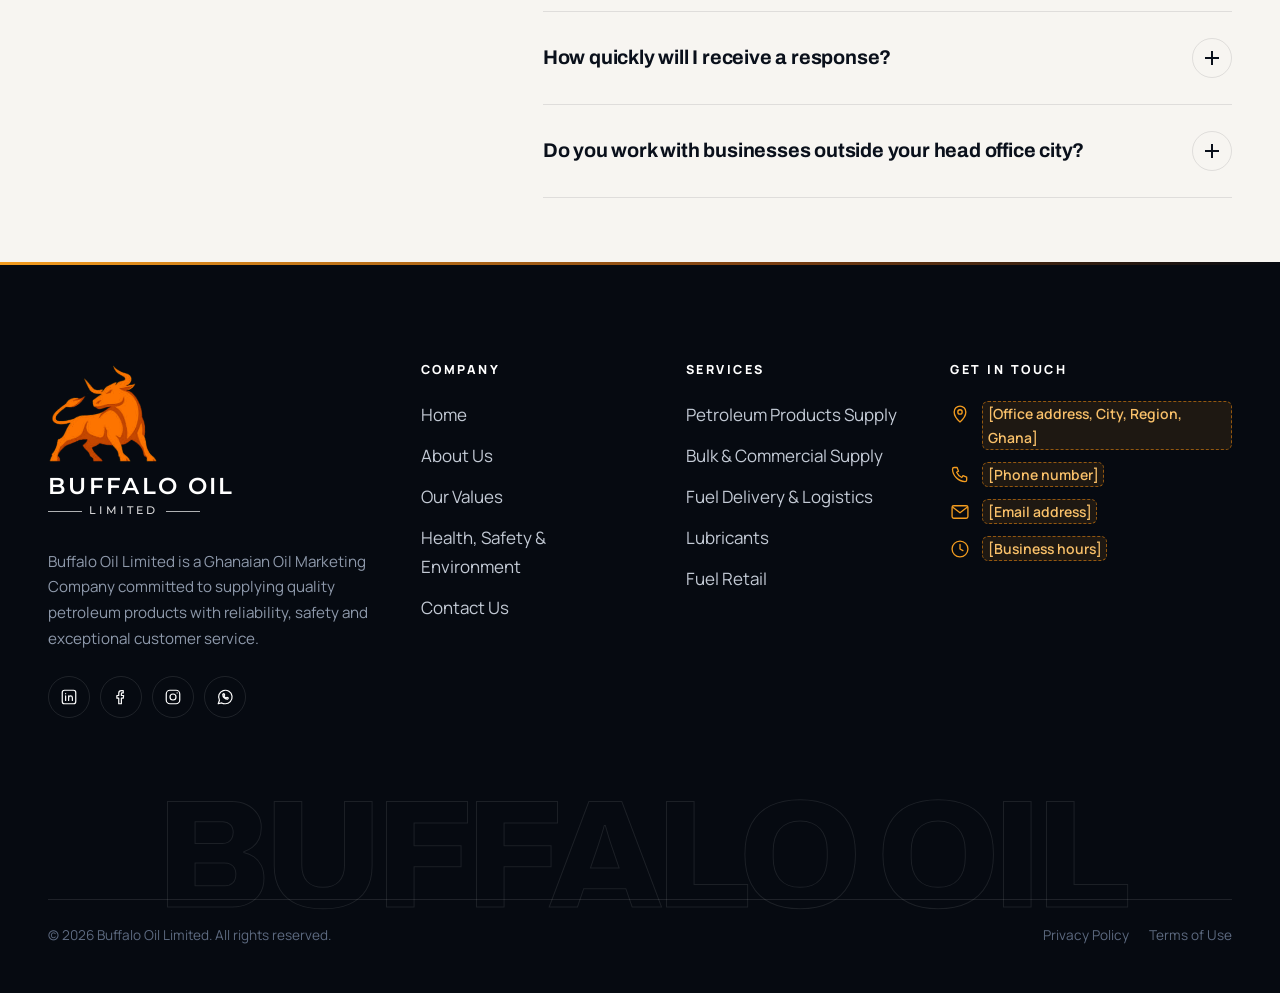
<file: contact.html>
<!doctype html>
<html lang="en-GH" class="no-js">
<head>
<meta charset="utf-8">
<meta name="viewport" content="width=device-width, initial-scale=1, viewport-fit=cover">
<title>Contact Us | Buffalo Oil Limited</title>
<meta name="description" content="Get in touch with Buffalo Oil Limited for fuel quotations, bulk supply, delivery and corporate fuel accounts.">
<meta name="theme-color" content="#060a11">
<meta property="og:title" content="Contact Us | Buffalo Oil Limited">
<meta property="og:description" content="Get in touch with Buffalo Oil Limited for fuel quotations, bulk supply, delivery and corporate fuel accounts.">
<meta property="og:type" content="website">
<meta property="og:image" content="assets/img/hero-truck-highway.jpg">
<link rel="icon" type="image/png" href="assets/img/buffalo-mark.png">
<link rel="preconnect" href="https://fonts.googleapis.com">
<link rel="preconnect" href="https://fonts.gstatic.com" crossorigin>
<link href="https://fonts.googleapis.com/css2?family=Archivo:wght@500;600;700;800&family=Manrope:wght@400;500;600;700;800&family=Montserrat:wght@500;600&display=swap" rel="stylesheet">
<link rel="stylesheet" href="assets/css/styles.css">

</head>
<body>
<svg width="0" height="0" style="position:absolute" aria-hidden="true" focusable="false"><defs><symbol id="i-arrow" viewBox="0 0 24 24"><path d="M4 12h15M13 6l6 6-6 6"/></symbol><symbol id="i-arrow-up-right" viewBox="0 0 24 24"><path d="M7 17L17 7M8 7h9v9"/></symbol><symbol id="i-truck" viewBox="0 0 24 24"><path d="M2 6.5h11v9.5H2zM13 9.5h4.5l3.5 3.6V16h-8z"/><circle cx="6.5" cy="17.5" r="2"/><circle cx="17" cy="17.5" r="2"/></symbol><symbol id="i-tanker" viewBox="0 0 24 24"><path d="M2 8.5a3 3 0 013-3h7.5a3 3 0 013 3v4.5H2z"/><path d="M15.5 9h3l3 3.5V16h-6.5"/><path d="M2 13v3h3.5M10.5 16h2.5"/><circle cx="7.5" cy="17" r="2"/><circle cx="18" cy="17" r="2"/></symbol><symbol id="i-drop" viewBox="0 0 24 24"><path d="M12 2.8s6.5 7.1 6.5 11.7A6.5 6.5 0 015.5 14.5C5.5 9.9 12 2.8 12 2.8z"/><path d="M9 15a3 3 0 003 3"/></symbol><symbol id="i-pump" viewBox="0 0 24 24"><path d="M4 21V5a2 2 0 012-2h7a2 2 0 012 2v16M3 21h13M7 7h5v4H7z"/><path d="M15 9h2a2 2 0 012 2v6a1.5 1.5 0 003 0V8.5L19 5"/></symbol><symbol id="i-factory" viewBox="0 0 24 24"><path d="M2 21V10l6 3.5V10l6 3.5V5h4l1 16zM2 21h20"/><path d="M6 17h2M11 17h2"/></symbol><symbol id="i-shield" viewBox="0 0 24 24"><path d="M12 2.5l8 3v6c0 5-3.4 8.7-8 10-4.6-1.3-8-5-8-10v-6z"/><path d="M8.5 12l2.5 2.5 4.5-5"/></symbol><symbol id="i-badge" viewBox="0 0 24 24"><circle cx="12" cy="9" r="6"/><path d="M9 14.5L7.5 22 12 19.5 16.5 22 15 14.5"/><path d="M9.5 9l1.8 1.8L14.5 7.5"/></symbol><symbol id="i-handshake" viewBox="0 0 24 24"><path d="M2 11l4-4 3 1 3-2 3 1 4 4"/><path d="M2 11l3 3M22 11l-3 3-3.5 3.5a1.6 1.6 0 01-2.3 0L9 13.3"/><path d="M12 6l-3.5 3.5a1.5 1.5 0 002 2L13 9l4 4"/><path d="M8 17l1.5 1.5M10.5 19l1 1"/></symbol><symbol id="i-clock" viewBox="0 0 24 24"><circle cx="12" cy="12" r="9.5"/><path d="M12 6.5V12l3.5 2"/></symbol><symbol id="i-phone" viewBox="0 0 24 24"><path d="M5 3h3.5l1.7 4.4-2.2 1.4a11 11 0 006.2 6.2l1.4-2.2L20 14.5V18a2 2 0 01-2 2A16 16 0 013 5a2 2 0 012-2z"/></symbol><symbol id="i-mail" viewBox="0 0 24 24"><rect x="2.5" y="4.5" width="19" height="15" rx="2"/><path d="M3 6l9 7 9-7"/></symbol><symbol id="i-pin" viewBox="0 0 24 24"><path d="M12 21.5s7-6.2 7-12a7 7 0 00-14 0c0 5.8 7 12 7 12z"/><circle cx="12" cy="9.5" r="2.6"/></symbol><symbol id="i-building" viewBox="0 0 24 24"><path d="M4 21V4.5L13 2v19M13 8.5l7 2V21M2 21h20M7 7h3M7 11h3M7 15h3M16 13h1.5M16 17h1.5"/></symbol><symbol id="i-oilcan" viewBox="0 0 24 24"><path d="M3 11h11l5-3 2.5 1.5-6 6.5H5a2 2 0 01-2-2z"/><path d="M7 11V8h4v3M21 17.5a1 1 0 11-2 0c0-.8 1-2 1-2s1 1.2 1 2z"/></symbol><symbol id="i-flame" viewBox="0 0 24 24"><path d="M12 22c4 0 7-2.7 7-6.8 0-3.5-2.2-5.7-3.8-7.7-.4 1.9-1.3 3-2.4 3.6.3-3.2-.9-6.3-3.8-8.6.2 3.4-1.7 5.6-3.3 7.7C4.8 12.2 5 13.8 5 15.2 5 19.3 8 22 12 22z"/><path d="M12 22c-1.7 0-3-1.2-3-3 0-1.9 1.8-3 3-5 1.2 2 3 3.1 3 5 0 1.8-1.3 3-3 3z"/></symbol><symbol id="i-barrel" viewBox="0 0 24 24"><ellipse cx="12" cy="4.5" rx="7" ry="2"/><path d="M5 4.5v15c0 1.1 3.1 2 7 2s7-.9 7-2v-15M5 9.5c0 1.1 3.1 2 7 2s7-.9 7-2M5 14.5c0 1.1 3.1 2 7 2s7-.9 7-2"/></symbol><symbol id="i-users" viewBox="0 0 24 24"><circle cx="9" cy="8" r="3.5"/><path d="M2.5 20a6.5 6.5 0 0113 0M16 4.7a3.5 3.5 0 010 6.6M18.5 14a6.5 6.5 0 013 6"/></symbol><symbol id="i-user" viewBox="0 0 24 24"><circle cx="12" cy="8" r="4"/><path d="M4 21a8 8 0 0116 0"/></symbol><symbol id="i-hardhat" viewBox="0 0 24 24"><path d="M3 17h18v2.5H3zM4.5 17a7.5 7.5 0 0115 0"/><path d="M10 9.7V5h4v4.7M8 10.5V8M16 10.5V8"/></symbol><symbol id="i-tractor" viewBox="0 0 24 24"><circle cx="7" cy="16" r="4"/><circle cx="18.5" cy="17.5" r="2.5"/><path d="M7 16h.01M11 16h5M3 12V6h6l2 6M11 12h7.5l1 3"/><path d="M15 12V7"/></symbol><symbol id="i-pickaxe" viewBox="0 0 24 24"><path d="M14 6.5L3.5 20.5M5 6c3.2-2.6 7.6-3.2 11.5-1.5M18 7.5c1.7 3.9 1.1 8.3-1.5 11.5"/><path d="M13.5 4l6.5 6.5"/></symbol><symbol id="i-crane" viewBox="0 0 24 24"><path d="M6 21V3l13 4M6 3l-3 4h16M6 7h0M9 21H3M15 7v6"/><path d="M13.5 13h3l-.5 3h-2z"/><path d="M6 11l3-4M6 15l3-4"/></symbol><symbol id="i-bus" viewBox="0 0 24 24"><rect x="4" y="3" width="16" height="15" rx="2.5"/><path d="M4 11h16M8 21v-3M16 21v-3M8 14.5h.01M16 14.5h.01M9 6.5h6"/></symbol><symbol id="i-gear" viewBox="0 0 24 24"><circle cx="12" cy="12" r="3"/><path d="M19.4 15a1.7 1.7 0 00.3 1.8l.1.1a2 2 0 11-2.8 2.8l-.1-.1a1.7 1.7 0 00-1.8-.3 1.7 1.7 0 00-1 1.5V21a2 2 0 11-4 0v-.1a1.7 1.7 0 00-1.1-1.5 1.7 1.7 0 00-1.8.3l-.1.1a2 2 0 11-2.8-2.8l.1-.1a1.7 1.7 0 00.3-1.8 1.7 1.7 0 00-1.5-1H3a2 2 0 110-4h.1a1.7 1.7 0 001.5-1.1 1.7 1.7 0 00-.3-1.8l-.1-.1a2 2 0 112.8-2.8l.1.1a1.7 1.7 0 001.8.3H9a1.7 1.7 0 001-1.5V3a2 2 0 114 0v.1a1.7 1.7 0 001 1.5 1.7 1.7 0 001.8-.3l.1-.1a2 2 0 112.8 2.8l-.1.1a1.7 1.7 0 00-.3 1.8V9a1.7 1.7 0 001.5 1H21a2 2 0 110 4h-.1a1.7 1.7 0 00-1.5 1z"/></symbol><symbol id="i-school" viewBox="0 0 24 24"><path d="M2 9l10-5 10 5-10 5zM6 11v5c0 1.7 2.7 3 6 3s6-1.3 6-3v-5M22 9v6"/></symbol><symbol id="i-car" viewBox="0 0 24 24"><path d="M5 16.5H3.5V12l2-5.5h13l2 5.5v4.5H19M5 12h14"/><circle cx="7.5" cy="16.5" r="2"/><circle cx="16.5" cy="16.5" r="2"/><path d="M9.5 16.5h5"/></symbol><symbol id="i-ship" viewBox="0 0 24 24"><path d="M2 20c1.5 1 3 1 4.5 0s3-1 4.5 0 3 1 4.5 0 3-1 4.5 0M4 17l-1-5h18l-2.5 5M6 12V7h8v5M9 7V4h2"/></symbol><symbol id="i-bolt" viewBox="0 0 24 24"><path d="M13 2L4 14h7l-1 8 9-12h-7z"/></symbol><symbol id="i-target" viewBox="0 0 24 24"><circle cx="12" cy="12" r="9.5"/><circle cx="12" cy="12" r="5.5"/><circle cx="12" cy="12" r="1.5"/></symbol><symbol id="i-eye" viewBox="0 0 24 24"><path d="M1.5 12S5.5 4.5 12 4.5 22.5 12 22.5 12 18.5 19.5 12 19.5 1.5 12 1.5 12z"/><circle cx="12" cy="12" r="3"/></symbol><symbol id="i-heart" viewBox="0 0 24 24"><path d="M12 20.5s-8.5-5-8.5-11A4.8 4.8 0 0112 6.6a4.8 4.8 0 018.5 2.9c0 6-8.5 11-8.5 11z"/></symbol><symbol id="i-scale" viewBox="0 0 24 24"><path d="M12 3v18M5 21h14M4 7h16M7 7l-3 7a3 3 0 006 0zM17 7l-3 7a3 3 0 006 0z"/></symbol><symbol id="i-leaf" viewBox="0 0 24 24"><path d="M4 20c0-9 6-15 16-16-1 10-7 16-16 16zM4 20l8-8"/></symbol><symbol id="i-clipboard" viewBox="0 0 24 24"><rect x="5" y="4" width="14" height="17.5" rx="2"/><path d="M9 4V2.5h6V4M8.5 10h7M8.5 14h7M8.5 18h4"/></symbol><symbol id="i-calendar" viewBox="0 0 24 24"><rect x="3" y="4.5" width="18" height="16.5" rx="2"/><path d="M3 9.5h18M8 2.5v4M16 2.5v4"/></symbol><symbol id="i-chat" viewBox="0 0 24 24"><path d="M21 12a8.5 8.5 0 01-12.4 7.6L3 21l1.4-5A8.5 8.5 0 1121 12z"/></symbol><symbol id="i-quote" viewBox="0 0 24 24"><path d="M10 7H6a3 3 0 00-3 3v3h5v5H3M21 7h-4a3 3 0 00-3 3v3h5v5h-5" /></symbol><symbol id="i-info" viewBox="0 0 24 24"><circle cx="12" cy="12" r="9.5"/><path d="M12 11v5.5M12 7.5h.01"/></symbol><symbol id="i-check" viewBox="0 0 24 24"><path d="M5 12.5l4.5 4.5L19 7.5"/></symbol><symbol id="i-route" viewBox="0 0 24 24"><circle cx="6" cy="19" r="2.5"/><circle cx="18" cy="5" r="2.5"/><path d="M8.5 19H16a3.5 3.5 0 000-7H8a3.5 3.5 0 010-7h7.5"/></symbol><symbol id="i-gauge" viewBox="0 0 24 24"><path d="M3.5 17a9 9 0 1117 0"/><path d="M12 14l4-5M12 14h.01"/></symbol><symbol id="i-layers" viewBox="0 0 24 24"><path d="M12 2.5l10 5-10 5-10-5z"/><path d="M2 12l10 5 10-5M2 16.5l10 5 10-5"/></symbol><symbol id="i-whatsapp" viewBox="0 0 24 24"><path d="M3 21l1.6-4.6A9 9 0 1112 21a9 9 0 01-4.4-1.1z"/><path d="M9 8.5c0 3.5 3 6.5 6.5 6.5l1-1.6-2-1-1 1a5 5 0 01-2.9-2.9l1-1-1-2z"/></symbol><symbol id="i-linkedin" viewBox="0 0 24 24"><rect x="3" y="3" width="18" height="18" rx="3"/><path d="M7.5 10.5v6M7.5 7.5h.01M11.5 16.5v-6M11.5 13a2.5 2.5 0 015 0v3.5"/></symbol><symbol id="i-facebook" viewBox="0 0 24 24"><path d="M15 3.5h-2.5A3.5 3.5 0 009 7v3H6.5v3.5H9V21h3.5v-7.5H15l.5-3.5h-3V7.5a1 1 0 011-1H15z"/></symbol><symbol id="i-instagram" viewBox="0 0 24 24"><rect x="3" y="3" width="18" height="18" rx="5"/><circle cx="12" cy="12" r="4"/><path d="M17.5 6.5h.01"/></symbol><symbol id="i-x" viewBox="0 0 24 24"><path d="M4 4l16 16M20 4L4 20"/></symbol><symbol id="i-send" viewBox="0 0 24 24"><path d="M21.5 2.5L10 14M21.5 2.5L14.5 21.5 10 14 2.5 9.5z"/></symbol><symbol id="i-download" viewBox="0 0 24 24"><path d="M12 3v12M7 10l5 5 5-5M4 20h16"/></symbol></defs></svg>
<a class="skip-link" href="#main">Skip to content</a>
<header class="header" role="banner">
  <div class="container container--wide header__inner">
    <a class="brand" href="index.html" aria-label="Buffalo Oil Limited — home">
  <img class="brand__mark" src="assets/img/buffalo-mark.png" alt="" width="427" height="383">
  <span class="brand__type"><span class="brand__name">BUFFALO OIL</span><span class="brand__sub">LIMITED</span></span>
</a>
    <nav class="nav" aria-label="Primary">
      <ul class="nav__list">
        <li><a class="nav__link" href="index.html">Home</a></li>
        <li><a class="nav__link" href="about.html">About Us</a></li>
        <li><a class="nav__link" href="services.html">Our Services</a></li>
        <li><a class="nav__link" href="contact.html" aria-current="page">Contact Us</a></li>
      </ul>
    </nav>
    <a class="btn btn--sm header__cta" href="contact.html">Get in Touch <svg class="icon " aria-hidden="true"><use href="#i-arrow"/></svg></a>
    <button class="menu-toggle" type="button" aria-controls="mobile-nav" aria-expanded="false" aria-label="Open menu">
      <span class="menu-toggle__bars"><span></span><span></span></span>
    </button>
  </div>
</header>
<div class="mobile-nav" id="mobile-nav" aria-hidden="true">
  <ul class="mobile-nav__list">
    <li><a href="index.html">Home <svg class="icon " aria-hidden="true"><use href="#i-arrow-up-right"/></svg></a></li>
    <li><a href="about.html">About Us <svg class="icon " aria-hidden="true"><use href="#i-arrow-up-right"/></svg></a></li>
    <li><a href="services.html">Our Services <svg class="icon " aria-hidden="true"><use href="#i-arrow-up-right"/></svg></a></li>
    <li><a href="contact.html" aria-current="page">Contact Us <svg class="icon " aria-hidden="true"><use href="#i-arrow-up-right"/></svg></a></li>
  </ul>
  <div class="mobile-nav__foot">
    <a class="btn btn--lg" href="contact.html">Get in Touch <svg class="icon " aria-hidden="true"><use href="#i-arrow"/></svg></a>
    <p><svg class="icon " aria-hidden="true"><use href="#i-phone"/></svg> <span class="ph">[Phone number]</span> &nbsp;·&nbsp; <span class="ph">[Email address]</span></p>
  </div>
</div>
<main id="main">

<section class="page-hero" aria-labelledby="page-title" style="min-height:clamp(560px,76vh,780px)">
  <div class="page-hero__media"><img src="assets/img/truck-open-road.jpg" alt="" fetchpriority="high"></div>
  <div class="container container--wide page-hero__inner" style="padding-bottom:clamp(140px,14vw,200px)">
    <div>
      <ol class="breadcrumb fade-up"><li><a href="index.html">Home</a></li><li aria-current="page">Contact Us</li></ol>
      <h1 id="page-title" class="fade-up d1">Let's talk <em>fuel.</em></h1>
    </div>
    <p class="page-hero__aside fade-up d2">Questions, quotations or partnership enquiries — reach out and a member of our team will respond promptly.</p>
  </div>
</section>

<section class="section" style="padding-top:0" aria-label="Contact details">
  <div class="container">
    <div class="contact-cards contact-cards--overlap">
      <article class="contact-card reveal">
        <span class="icon-tile icon-tile--solid"><svg class="icon " aria-hidden="true"><use href="#i-phone"/></svg></span>
        <h3>Call us</h3><p>Speak directly with our team.</p>
        <span class="contact-card__value"><span class="ph">[+233 XX XXX XXXX]</span></span>
      </article>
      <article class="contact-card reveal reveal-d1">
        <span class="icon-tile icon-tile--solid"><svg class="icon " aria-hidden="true"><use href="#i-mail"/></svg></span>
        <h3>Email us</h3><p>For quotations and general enquiries.</p>
        <span class="contact-card__value"><span class="ph">[info@yourdomain.com]</span></span>
      </article>
      <article class="contact-card reveal reveal-d2">
        <span class="icon-tile icon-tile--solid"><svg class="icon " aria-hidden="true"><use href="#i-pin"/></svg></span>
        <h3>Visit us</h3><p>Our head office.</p>
        <span class="contact-card__value"><span class="ph">[Street address, City, Ghana]</span></span>
      </article>
      <article class="contact-card reveal reveal-d3">
        <span class="icon-tile icon-tile--solid"><svg class="icon " aria-hidden="true"><use href="#i-whatsapp"/></svg></span>
        <h3>WhatsApp</h3><p>Quick questions and order updates.</p>
        <span class="contact-card__value"><span class="ph">[WhatsApp number]</span></span>
      </article>
    </div>
  </div>
</section>

<section class="section section--paper" aria-labelledby="form-title">
  <div class="container">
    <div class="contact-layout">
      <aside class="contact-aside reveal">
        <div>
          <p class="eyebrow">Send an enquiry</p>
          <h2 class="h2">How can we help you today?</h2>
          <p class="lead mt-6">Share a few details about your requirements and we will respond with the information you need.</p>
        </div>
        <ul class="check-list">
          <li>Fuel quotations for individuals and businesses</li>
          <li>Bulk and scheduled supply arrangements</li>
          <li>Corporate fuel account applications</li>
          <li>Partnership and general enquiries</li>
        </ul>
        <div class="aside-panel on-dark">
          <h3>Business hours</h3>
          <p>When you can reach our office team.</p>
          <ul class="hours">
            <li><span>Monday – Friday</span><span class="ph">[00:00 – 00:00]</span></li>
            <li><span>Saturday</span><span class="ph">[00:00 – 00:00]</span></li>
            <li><span>Sunday &amp; holidays</span><span class="ph">[Closed / hours]</span></li>
          </ul>
        </div>
      </aside>

      <div class="form-card reveal reveal-d1">
        <form id="enquiry-form" novalidate aria-labelledby="form-title">
          <h2 id="form-title">Request a quote</h2>
          <p class="muted">Fields marked <span style="color:var(--orange-600)">*</span> are required.</p>

          <fieldset style="border:0;padding:0;margin:24px 0 0">
            <legend style="font-size:.85rem;font-weight:700;margin-bottom:10px">I am enquiring as</legend>
            <div class="segmented">
              <input type="radio" id="ct-individual" name="customer_type" value="individual" checked><label for="ct-individual">An individual</label>
              <input type="radio" id="ct-business" name="customer_type" value="business"><label for="ct-business">A business / organisation</label>
            </div>
          </fieldset>

          <div class="form-grid">
            <div class="field">
              <label for="name">Full name <span class="req">*</span></label>
              <input class="input" id="name" name="name" type="text" autocomplete="name" placeholder="Your full name" required>
              <span class="field__error">Please enter your name.</span>
            </div>
            <div class="field">
              <label for="company">Company / organisation</label>
              <input class="input" id="company" name="company" type="text" autocomplete="organization" placeholder="Optional">
            </div>
            <div class="field">
              <label for="email">Email address <span class="req">*</span></label>
              <input class="input" id="email" name="email" type="email" autocomplete="email" placeholder="name@example.com" required>
              <span class="field__error">Please enter a valid email address.</span>
            </div>
            <div class="field">
              <label for="phone">Phone number <span class="req">*</span></label>
              <input class="input" id="phone" name="phone" type="tel" autocomplete="tel" placeholder="+233" required>
              <span class="field__error">Please enter a valid phone number.</span>
            </div>
            <div class="field">
              <label for="enquiry">Enquiry type <span class="req">*</span></label>
              <select class="select" id="enquiry" name="enquiry" required>
                <option value="">Select an option</option>
                <option value="fuel">Petroleum products supply</option>
                <option value="bulk">Bulk &amp; commercial supply</option>
                <option value="delivery">Fuel delivery</option>
                <option value="lubricants">Lubricants</option>
                <option value="retail">Fuel retail</option>
                <option value="corporate">Corporate fuel account</option>
                <option value="partnership">Partnership</option>
                <option value="other">General enquiry</option>
              </select>
              <span class="field__error">Please choose an enquiry type.</span>
            </div>
            <div class="field">
              <label for="product">Product of interest</label>
              <select class="select" id="product" name="product">
                <option value="">Select a product</option>
                <option>Petrol (PMS)</option>
                <option>Diesel (AGO)</option>
                <option>Lubricants</option>
                <option>LPG</option>
                <option>Not sure yet</option>
              </select>
            </div>
            <div class="field">
              <label for="quantity">Estimated quantity</label>
              <input class="input" id="quantity" name="quantity" type="text" placeholder="e.g. 5,000 litres per month">
            </div>
            <div class="field">
              <label for="location">Delivery location</label>
              <input class="input" id="location" name="location" type="text" placeholder="Town / city, region">
            </div>
            <div class="field field--full">
              <label for="message">Message <span class="req">*</span></label>
              <textarea class="textarea" id="message" name="message" placeholder="Tell us about your requirements, timelines and any other details" required></textarea>
              <span class="field__error">Please include a short message.</span>
            </div>
            <label class="consent field--full" for="consent">
              <input type="checkbox" id="consent" name="consent">
              <span>I agree to Buffalo Oil Limited contacting me about this enquiry and processing my details in line with the <a href="#" style="text-decoration:underline">Privacy Policy</a>.</span>
            </label>
          </div>
          <div class="form-foot">
            <small>We aim to respond within <span class="ph">[response time]</span>.</small>
            <button class="btn btn--lg" type="submit">Send Enquiry <svg class="icon " aria-hidden="true"><use href="#i-send"/></svg></button>
          </div>
        </form>
        <div class="form-success" role="status" aria-live="polite">
          <span class="icon-tile icon-tile--solid"><svg class="icon " aria-hidden="true"><use href="#i-check"/></svg></span>
          <h2>Thank you. Your enquiry has been received.</h2>
          <p class="lead mt-5">A member of the Buffalo Oil team will be in touch shortly.</p>
          <a class="btn btn--dark mt-6" href="index.html">Back to Home <svg class="icon " aria-hidden="true"><use href="#i-arrow"/></svg></a>
        </div>
      </div>
    </div>
  </div>
</section>

<section class="section" aria-labelledby="map-title">
  <div class="container">
    <div class="map-block reveal">
      <div class="map-block__grid"></div>
      <svg class="map-block__roads" viewBox="0 0 1200 420" preserveAspectRatio="none" aria-hidden="true"><path d="M0 300 C 300 260, 420 140, 700 180 S 1050 80, 1200 120" stroke="#f39c1f" stroke-width="3" fill="none"/><path d="M220 0 C 260 160, 380 260, 360 420" stroke="#fff" stroke-width="2" fill="none"/><path d="M820 420 C 800 300, 900 200, 1200 260" stroke="#fff" stroke-width="2" fill="none"/></svg>
      <div>
        <div class="map-pin"><svg class="icon " aria-hidden="true"><use href="#i-pin"/></svg></div>
        <h3 id="map-title">Find our office</h3>
        <p><span class="ph">[Embed Google Map of head office location here]</span></p>
        <a class="btn btn--ghost mt-6" href="#">Get Directions <svg class="icon " aria-hidden="true"><use href="#i-arrow-up-right"/></svg></a>
      </div>
    </div>
  </div>
</section>

<section class="section section--paper section--tight" aria-labelledby="faq-title">
  <div class="container">
    <div class="faq">
      <div class="reveal">
        <p class="eyebrow">Before you get in touch</p>
        <h2 class="h2" id="faq-title">Quick answers.</h2>
      </div>
      <div class="faq__list reveal reveal-d1">
        <details open><summary>What information should I include in my enquiry?<span class="pm" aria-hidden="true"></span></summary><div class="faq__answer">The product you need, estimated quantity, delivery location and preferred date. This helps us respond with an accurate quotation.</div></details>
        <details><summary>How quickly will I receive a response?<span class="pm" aria-hidden="true"></span></summary><div class="faq__answer">We aim to respond to all enquiries within <span class="ph">[response time]</span> during business hours.</div></details>
        <details><summary>Do you work with businesses outside your head office city?<span class="pm" aria-hidden="true"></span></summary><div class="faq__answer">Share your location in the form and we will confirm whether we can serve it. <span class="ph">[Confirm service regions.]</span></div></details>
      </div>
    </div>
  </div>
</section>

</main>
<footer class="footer" role="contentinfo">
  <div class="container">
    <div class="footer__top">
      <div class="footer__about">
        <a class="brand brand--stacked footer__logo" href="index.html" aria-label="Buffalo Oil Limited — home"><img class="brand__mark" src="assets/img/buffalo-mark.png" alt="" width="427" height="383" loading="lazy"><span class="brand__type"><span class="brand__name">BUFFALO OIL</span><span class="brand__sub">LIMITED</span></span></a>
        <p>Buffalo Oil Limited is a Ghanaian Oil Marketing Company committed to supplying quality petroleum products with reliability, safety and exceptional customer service.</p>
        <div class="socials" aria-label="Social media (links to be added)">
          <a href="#" aria-label="LinkedIn — link to be added"><svg class="icon " aria-hidden="true"><use href="#i-linkedin"/></svg></a>
          <a href="#" aria-label="Facebook — link to be added"><svg class="icon " aria-hidden="true"><use href="#i-facebook"/></svg></a>
          <a href="#" aria-label="Instagram — link to be added"><svg class="icon " aria-hidden="true"><use href="#i-instagram"/></svg></a>
          <a href="#" aria-label="WhatsApp — link to be added"><svg class="icon " aria-hidden="true"><use href="#i-whatsapp"/></svg></a>
        </div>
      </div>
      <div class="footer__links">
        <h4>Company</h4>
        <ul>
          <li><a href="index.html">Home</a></li>
          <li><a href="about.html">About Us</a></li>
          <li><a href="about.html#values">Our Values</a></li>
          <li><a href="about.html#hse">Health, Safety &amp; Environment</a></li>
          <li><a href="contact.html">Contact Us</a></li>
        </ul>
      </div>
      <div class="footer__links">
        <h4>Services</h4>
        <ul>
          <li><a href="services.html#fuel-supply">Petroleum Products Supply</a></li>
          <li><a href="services.html#bulk-supply">Bulk &amp; Commercial Supply</a></li>
          <li><a href="services.html#delivery">Fuel Delivery &amp; Logistics</a></li>
          <li><a href="services.html#lubricants">Lubricants</a></li>
          <li><a href="services.html#retail">Fuel Retail</a></li>
        </ul>
      </div>
      <div>
        <h4>Get in Touch</h4>
        <ul class="footer__contact">
          <li><svg class="icon " aria-hidden="true"><use href="#i-pin"/></svg><span class="ph">[Office address, City, Region, Ghana]</span></li>
          <li><svg class="icon " aria-hidden="true"><use href="#i-phone"/></svg><span class="ph">[Phone number]</span></li>
          <li><svg class="icon " aria-hidden="true"><use href="#i-mail"/></svg><span class="ph">[Email address]</span></li>
          <li><svg class="icon " aria-hidden="true"><use href="#i-clock"/></svg><span class="ph">[Business hours]</span></li>
        </ul>
      </div>
    </div>
    <div class="footer__giant" aria-hidden="true">BUFFALO OIL</div>
    <div class="footer__bottom">
      <p>&copy; <span data-year>2026</span> Buffalo Oil Limited. All rights reserved.</p>
      <ul>
        <li><a href="#">Privacy Policy</a></li>
        <li><a href="#">Terms of Use</a></li>
      </ul>
    </div>
  </div>
</footer>
<script src="assets/js/main.js" defer></script>
</body>
</html>
</file>
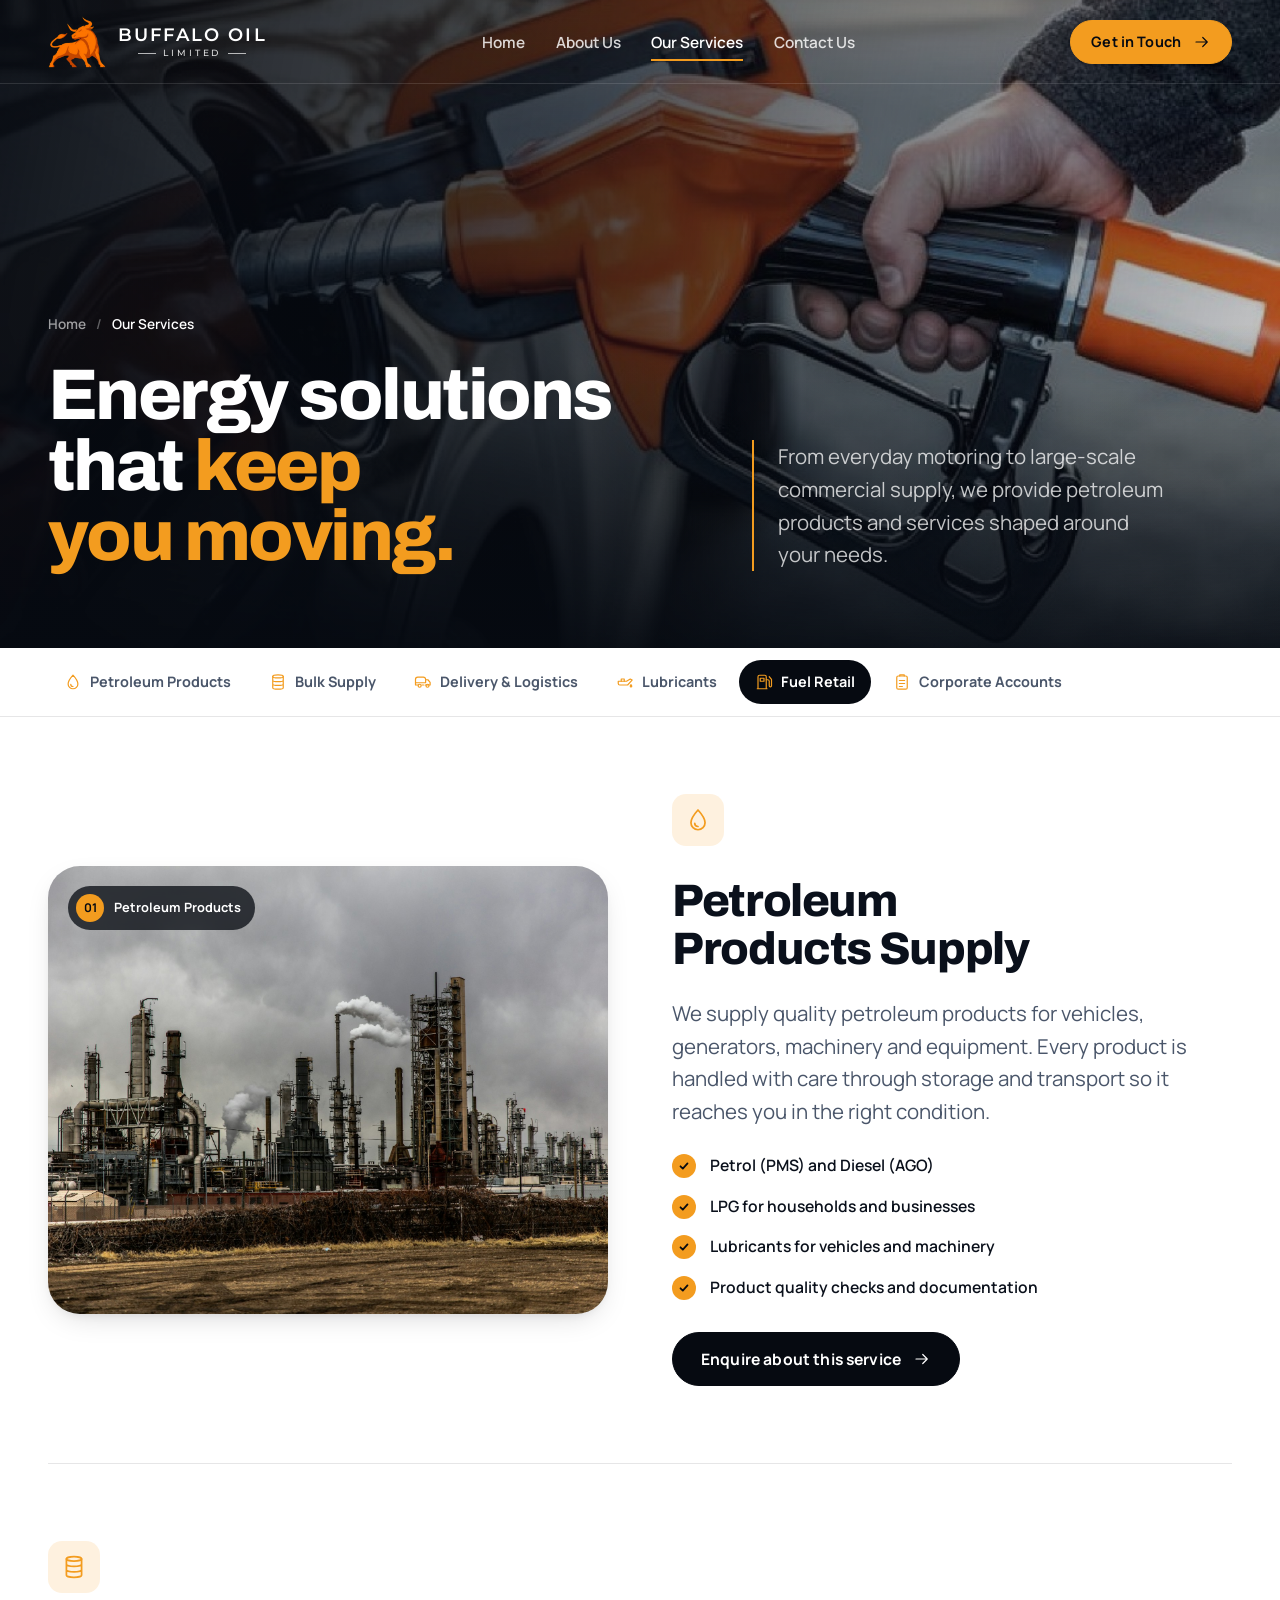
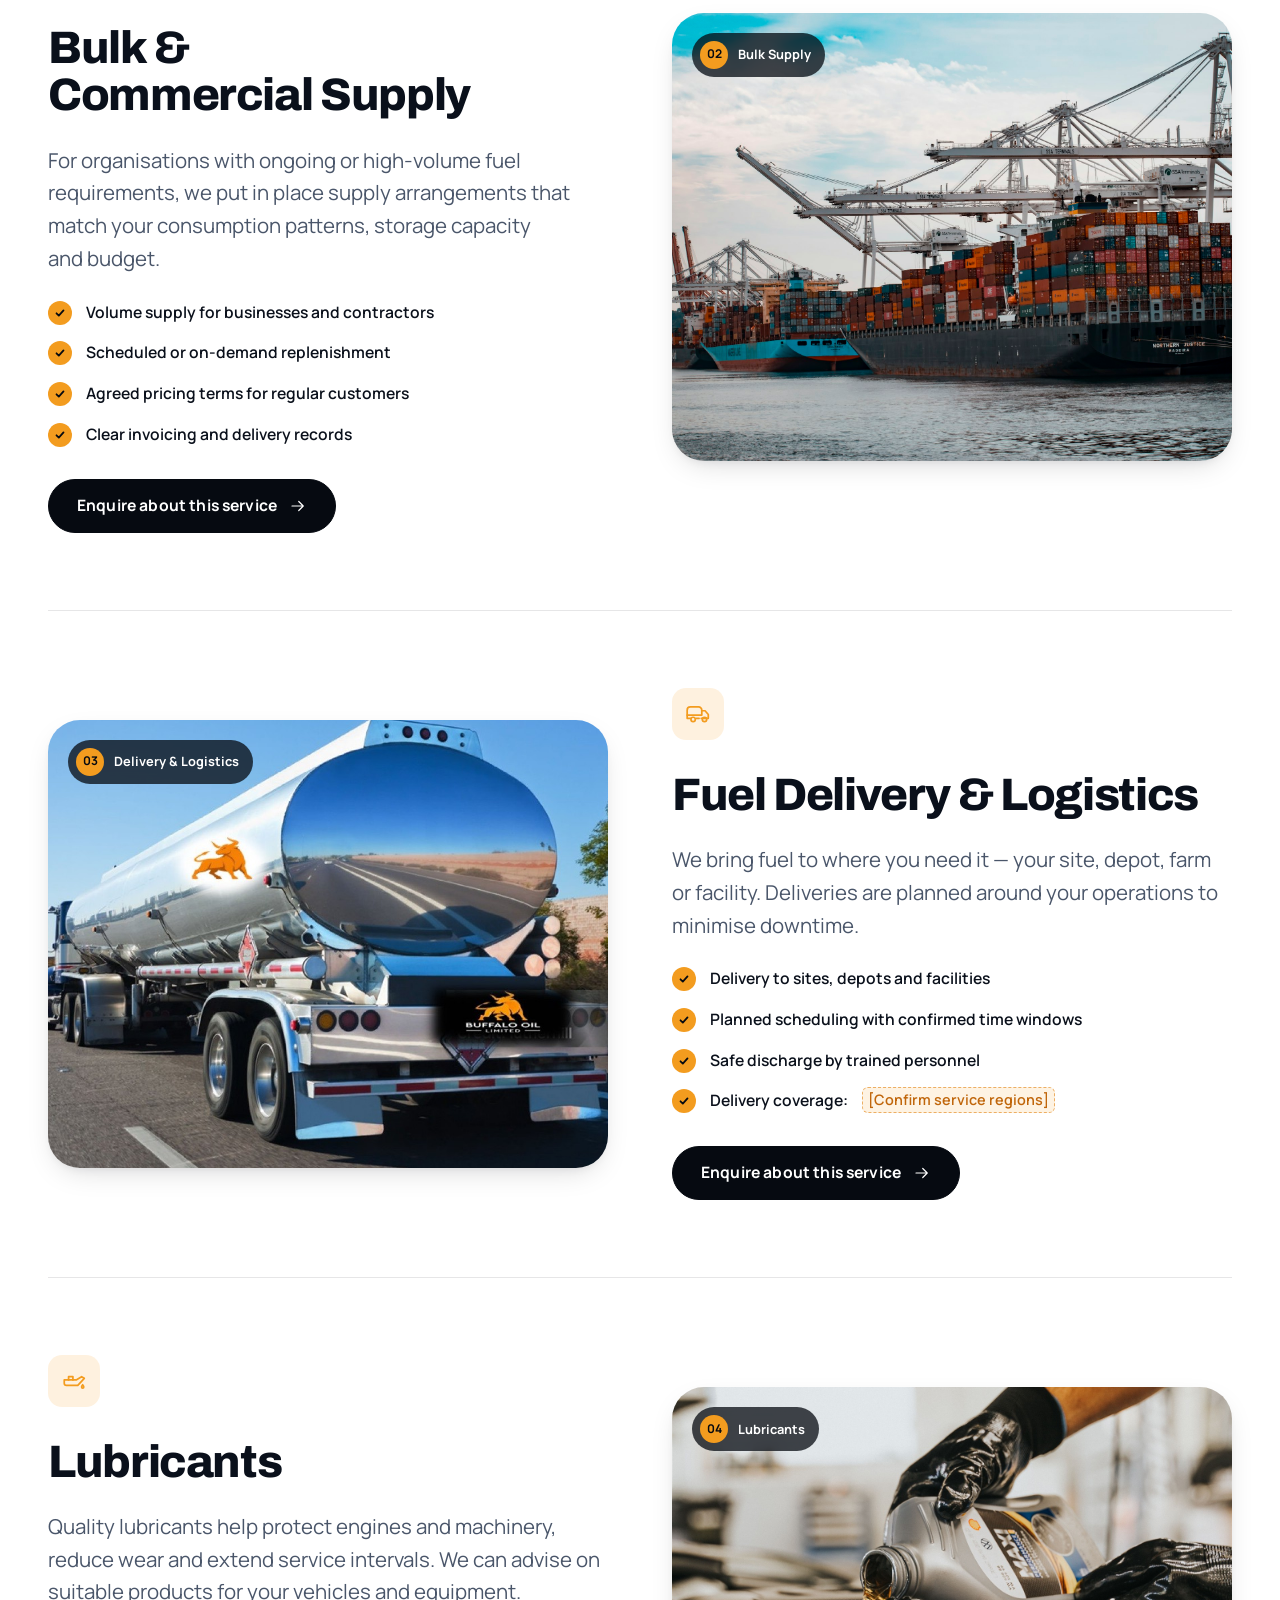
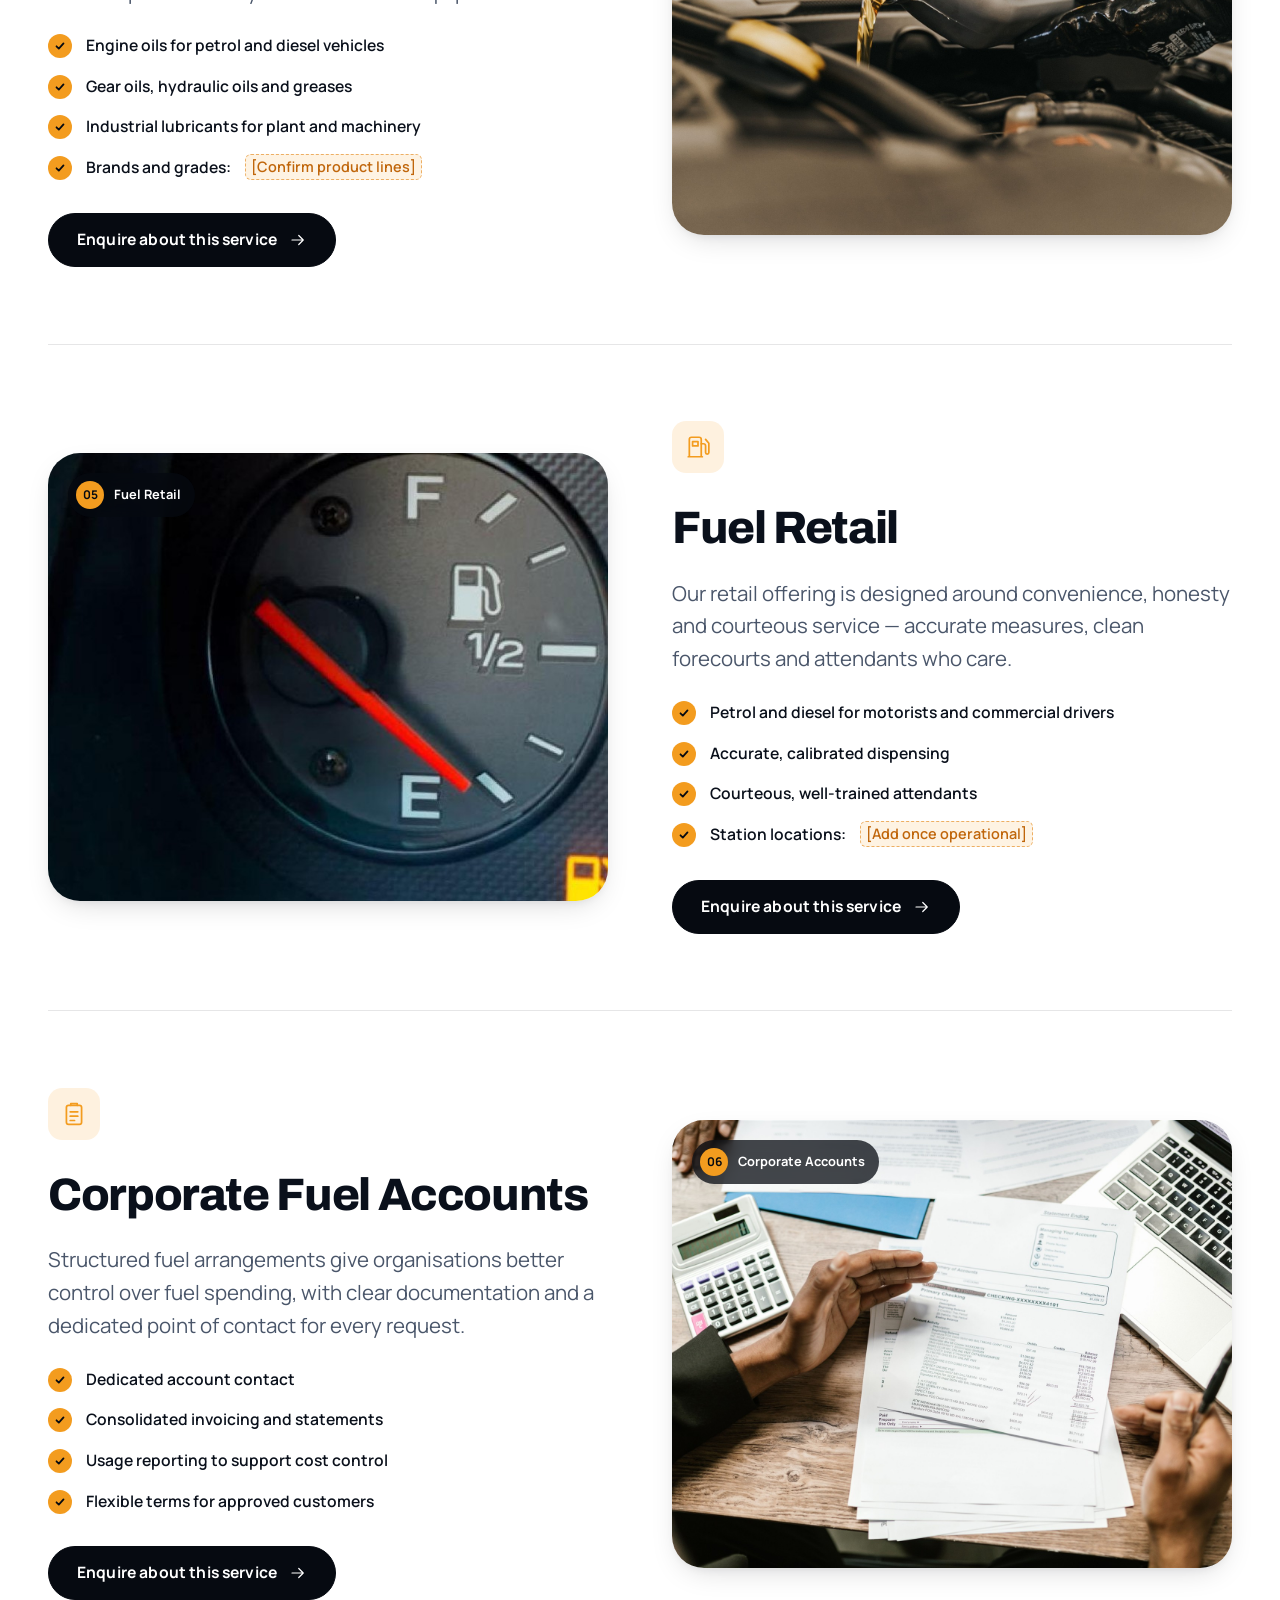
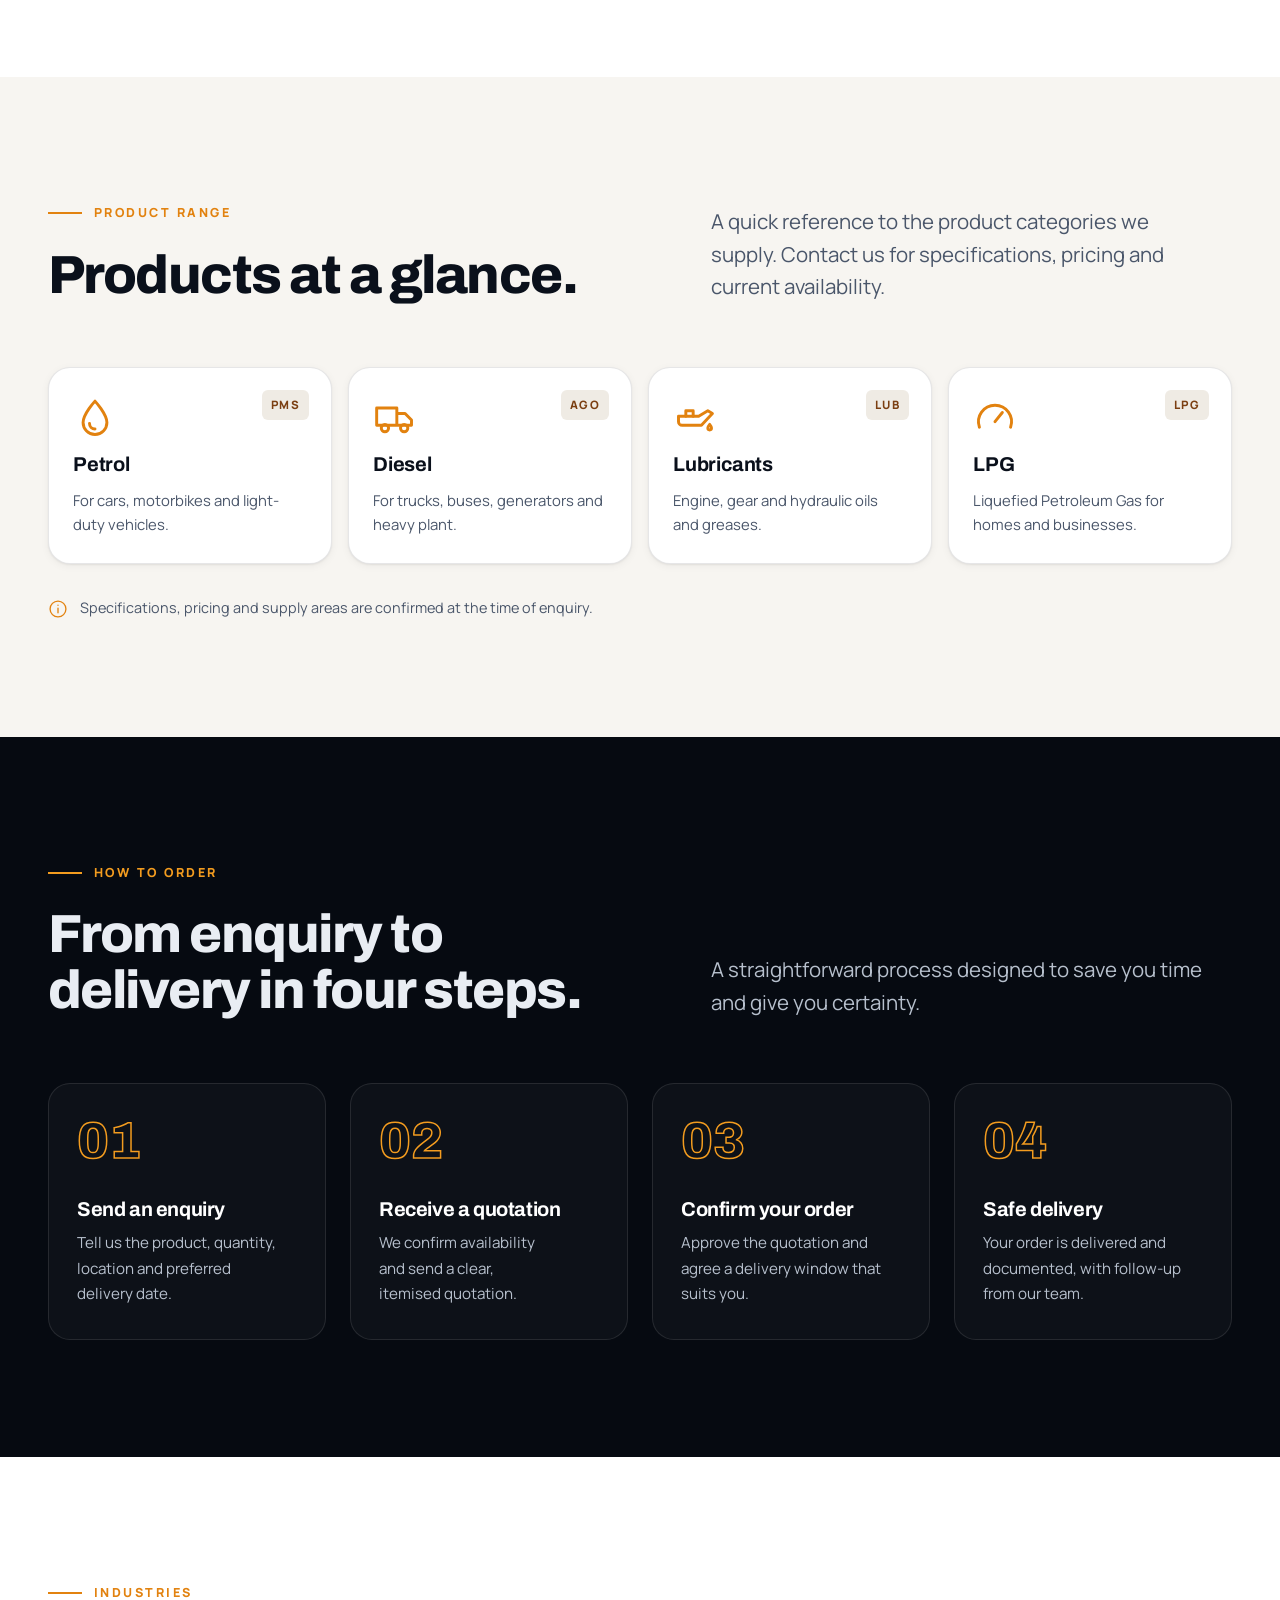
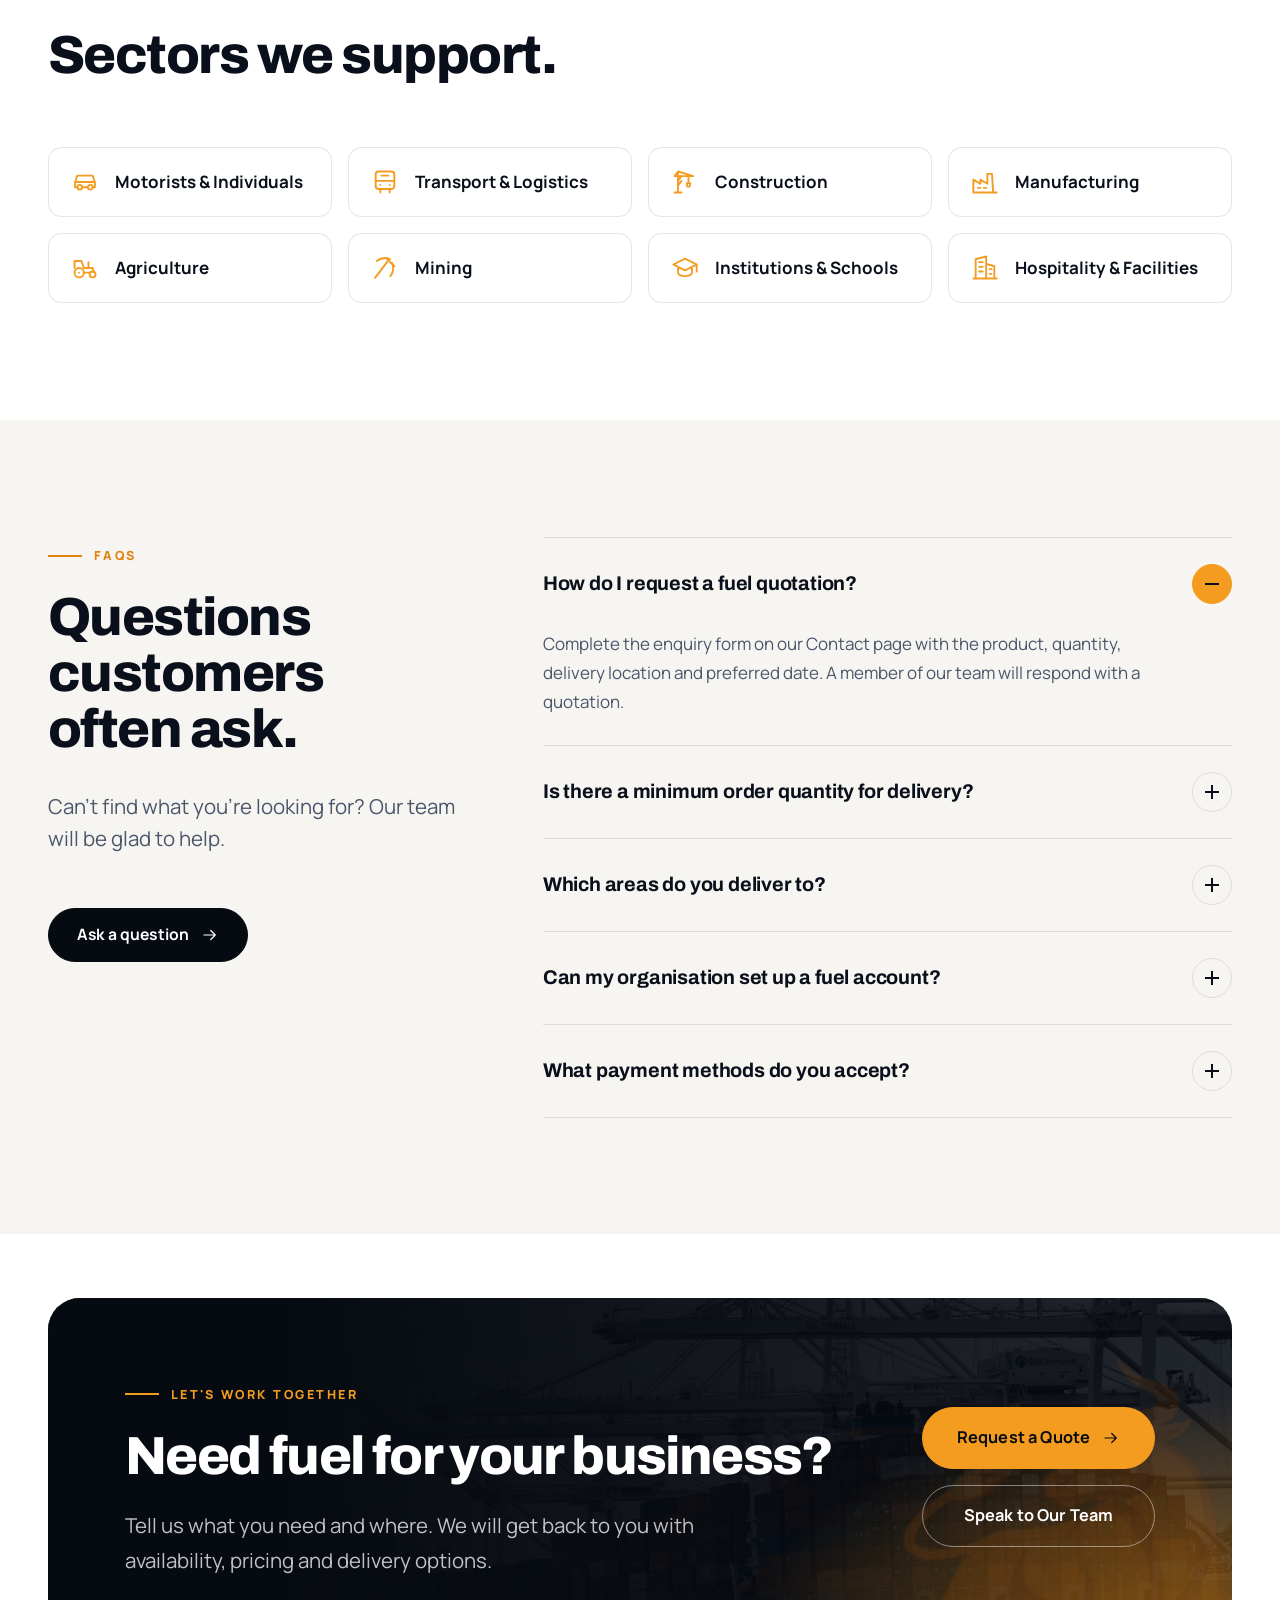
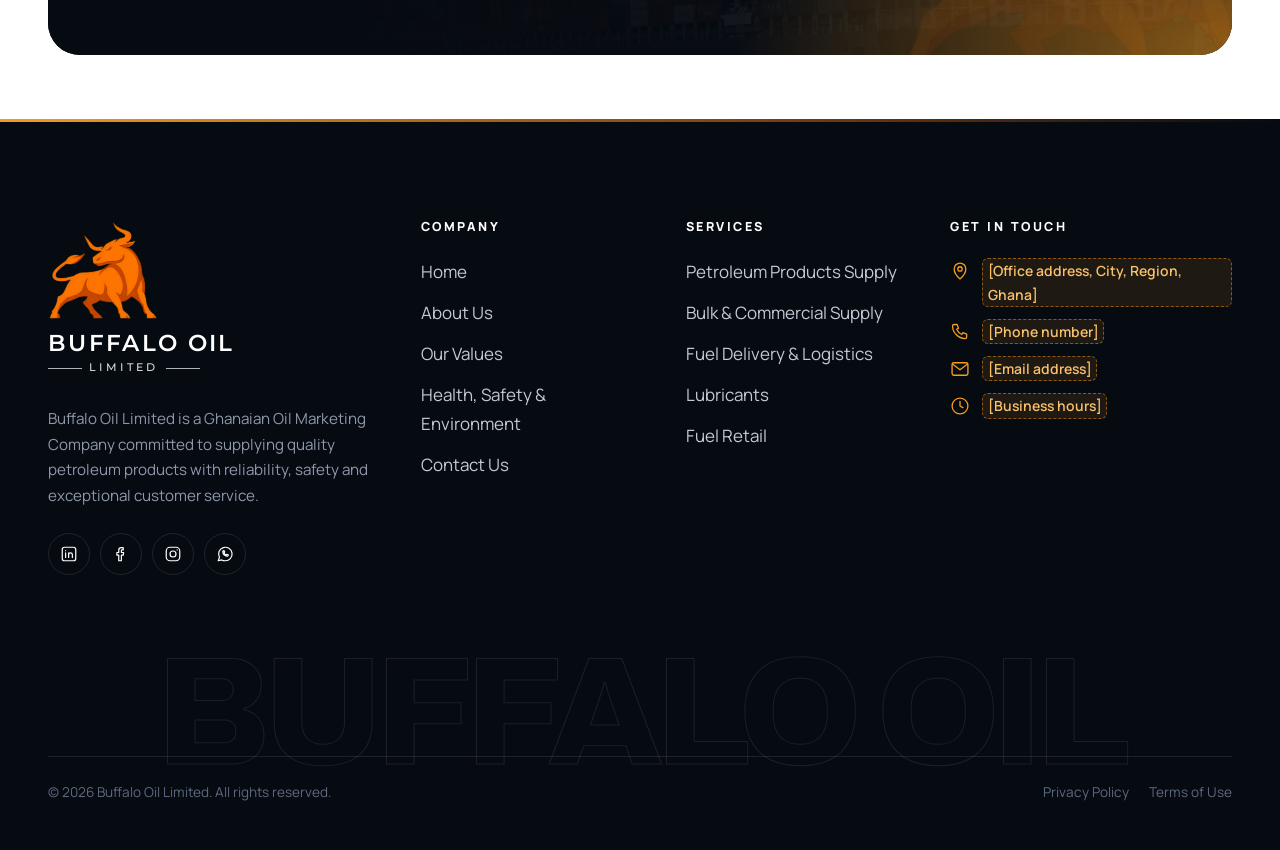
<file: services.html>
<!doctype html>
<html lang="en-GH" class="no-js">
<head>
<meta charset="utf-8">
<meta name="viewport" content="width=device-width, initial-scale=1, viewport-fit=cover">
<title>Our Services | Buffalo Oil Limited</title>
<meta name="description" content="Petroleum products supply, bulk and commercial supply, fuel delivery, lubricants, fuel retail and corporate fuel accounts from Buffalo Oil Limited.">
<meta name="theme-color" content="#060a11">
<meta property="og:title" content="Our Services | Buffalo Oil Limited">
<meta property="og:description" content="Petroleum products supply, bulk and commercial supply, fuel delivery, lubricants, fuel retail and corporate fuel accounts from Buffalo Oil Limited.">
<meta property="og:type" content="website">
<meta property="og:image" content="assets/img/hero-truck-highway.jpg">
<link rel="icon" type="image/png" href="assets/img/buffalo-mark.png">
<link rel="preconnect" href="https://fonts.googleapis.com">
<link rel="preconnect" href="https://fonts.gstatic.com" crossorigin>
<link href="https://fonts.googleapis.com/css2?family=Archivo:wght@500;600;700;800&family=Manrope:wght@400;500;600;700;800&family=Montserrat:wght@500;600&display=swap" rel="stylesheet">
<link rel="stylesheet" href="assets/css/styles.css">

</head>
<body>
<svg width="0" height="0" style="position:absolute" aria-hidden="true" focusable="false"><defs><symbol id="i-arrow" viewBox="0 0 24 24"><path d="M4 12h15M13 6l6 6-6 6"/></symbol><symbol id="i-arrow-up-right" viewBox="0 0 24 24"><path d="M7 17L17 7M8 7h9v9"/></symbol><symbol id="i-truck" viewBox="0 0 24 24"><path d="M2 6.5h11v9.5H2zM13 9.5h4.5l3.5 3.6V16h-8z"/><circle cx="6.5" cy="17.5" r="2"/><circle cx="17" cy="17.5" r="2"/></symbol><symbol id="i-tanker" viewBox="0 0 24 24"><path d="M2 8.5a3 3 0 013-3h7.5a3 3 0 013 3v4.5H2z"/><path d="M15.5 9h3l3 3.5V16h-6.5"/><path d="M2 13v3h3.5M10.5 16h2.5"/><circle cx="7.5" cy="17" r="2"/><circle cx="18" cy="17" r="2"/></symbol><symbol id="i-drop" viewBox="0 0 24 24"><path d="M12 2.8s6.5 7.1 6.5 11.7A6.5 6.5 0 015.5 14.5C5.5 9.9 12 2.8 12 2.8z"/><path d="M9 15a3 3 0 003 3"/></symbol><symbol id="i-pump" viewBox="0 0 24 24"><path d="M4 21V5a2 2 0 012-2h7a2 2 0 012 2v16M3 21h13M7 7h5v4H7z"/><path d="M15 9h2a2 2 0 012 2v6a1.5 1.5 0 003 0V8.5L19 5"/></symbol><symbol id="i-factory" viewBox="0 0 24 24"><path d="M2 21V10l6 3.5V10l6 3.5V5h4l1 16zM2 21h20"/><path d="M6 17h2M11 17h2"/></symbol><symbol id="i-shield" viewBox="0 0 24 24"><path d="M12 2.5l8 3v6c0 5-3.4 8.7-8 10-4.6-1.3-8-5-8-10v-6z"/><path d="M8.5 12l2.5 2.5 4.5-5"/></symbol><symbol id="i-badge" viewBox="0 0 24 24"><circle cx="12" cy="9" r="6"/><path d="M9 14.5L7.5 22 12 19.5 16.5 22 15 14.5"/><path d="M9.5 9l1.8 1.8L14.5 7.5"/></symbol><symbol id="i-handshake" viewBox="0 0 24 24"><path d="M2 11l4-4 3 1 3-2 3 1 4 4"/><path d="M2 11l3 3M22 11l-3 3-3.5 3.5a1.6 1.6 0 01-2.3 0L9 13.3"/><path d="M12 6l-3.5 3.5a1.5 1.5 0 002 2L13 9l4 4"/><path d="M8 17l1.5 1.5M10.5 19l1 1"/></symbol><symbol id="i-clock" viewBox="0 0 24 24"><circle cx="12" cy="12" r="9.5"/><path d="M12 6.5V12l3.5 2"/></symbol><symbol id="i-phone" viewBox="0 0 24 24"><path d="M5 3h3.5l1.7 4.4-2.2 1.4a11 11 0 006.2 6.2l1.4-2.2L20 14.5V18a2 2 0 01-2 2A16 16 0 013 5a2 2 0 012-2z"/></symbol><symbol id="i-mail" viewBox="0 0 24 24"><rect x="2.5" y="4.5" width="19" height="15" rx="2"/><path d="M3 6l9 7 9-7"/></symbol><symbol id="i-pin" viewBox="0 0 24 24"><path d="M12 21.5s7-6.2 7-12a7 7 0 00-14 0c0 5.8 7 12 7 12z"/><circle cx="12" cy="9.5" r="2.6"/></symbol><symbol id="i-building" viewBox="0 0 24 24"><path d="M4 21V4.5L13 2v19M13 8.5l7 2V21M2 21h20M7 7h3M7 11h3M7 15h3M16 13h1.5M16 17h1.5"/></symbol><symbol id="i-oilcan" viewBox="0 0 24 24"><path d="M3 11h11l5-3 2.5 1.5-6 6.5H5a2 2 0 01-2-2z"/><path d="M7 11V8h4v3M21 17.5a1 1 0 11-2 0c0-.8 1-2 1-2s1 1.2 1 2z"/></symbol><symbol id="i-flame" viewBox="0 0 24 24"><path d="M12 22c4 0 7-2.7 7-6.8 0-3.5-2.2-5.7-3.8-7.7-.4 1.9-1.3 3-2.4 3.6.3-3.2-.9-6.3-3.8-8.6.2 3.4-1.7 5.6-3.3 7.7C4.8 12.2 5 13.8 5 15.2 5 19.3 8 22 12 22z"/><path d="M12 22c-1.7 0-3-1.2-3-3 0-1.9 1.8-3 3-5 1.2 2 3 3.1 3 5 0 1.8-1.3 3-3 3z"/></symbol><symbol id="i-barrel" viewBox="0 0 24 24"><ellipse cx="12" cy="4.5" rx="7" ry="2"/><path d="M5 4.5v15c0 1.1 3.1 2 7 2s7-.9 7-2v-15M5 9.5c0 1.1 3.1 2 7 2s7-.9 7-2M5 14.5c0 1.1 3.1 2 7 2s7-.9 7-2"/></symbol><symbol id="i-users" viewBox="0 0 24 24"><circle cx="9" cy="8" r="3.5"/><path d="M2.5 20a6.5 6.5 0 0113 0M16 4.7a3.5 3.5 0 010 6.6M18.5 14a6.5 6.5 0 013 6"/></symbol><symbol id="i-user" viewBox="0 0 24 24"><circle cx="12" cy="8" r="4"/><path d="M4 21a8 8 0 0116 0"/></symbol><symbol id="i-hardhat" viewBox="0 0 24 24"><path d="M3 17h18v2.5H3zM4.5 17a7.5 7.5 0 0115 0"/><path d="M10 9.7V5h4v4.7M8 10.5V8M16 10.5V8"/></symbol><symbol id="i-tractor" viewBox="0 0 24 24"><circle cx="7" cy="16" r="4"/><circle cx="18.5" cy="17.5" r="2.5"/><path d="M7 16h.01M11 16h5M3 12V6h6l2 6M11 12h7.5l1 3"/><path d="M15 12V7"/></symbol><symbol id="i-pickaxe" viewBox="0 0 24 24"><path d="M14 6.5L3.5 20.5M5 6c3.2-2.6 7.6-3.2 11.5-1.5M18 7.5c1.7 3.9 1.1 8.3-1.5 11.5"/><path d="M13.5 4l6.5 6.5"/></symbol><symbol id="i-crane" viewBox="0 0 24 24"><path d="M6 21V3l13 4M6 3l-3 4h16M6 7h0M9 21H3M15 7v6"/><path d="M13.5 13h3l-.5 3h-2z"/><path d="M6 11l3-4M6 15l3-4"/></symbol><symbol id="i-bus" viewBox="0 0 24 24"><rect x="4" y="3" width="16" height="15" rx="2.5"/><path d="M4 11h16M8 21v-3M16 21v-3M8 14.5h.01M16 14.5h.01M9 6.5h6"/></symbol><symbol id="i-gear" viewBox="0 0 24 24"><circle cx="12" cy="12" r="3"/><path d="M19.4 15a1.7 1.7 0 00.3 1.8l.1.1a2 2 0 11-2.8 2.8l-.1-.1a1.7 1.7 0 00-1.8-.3 1.7 1.7 0 00-1 1.5V21a2 2 0 11-4 0v-.1a1.7 1.7 0 00-1.1-1.5 1.7 1.7 0 00-1.8.3l-.1.1a2 2 0 11-2.8-2.8l.1-.1a1.7 1.7 0 00.3-1.8 1.7 1.7 0 00-1.5-1H3a2 2 0 110-4h.1a1.7 1.7 0 001.5-1.1 1.7 1.7 0 00-.3-1.8l-.1-.1a2 2 0 112.8-2.8l.1.1a1.7 1.7 0 001.8.3H9a1.7 1.7 0 001-1.5V3a2 2 0 114 0v.1a1.7 1.7 0 001 1.5 1.7 1.7 0 001.8-.3l.1-.1a2 2 0 112.8 2.8l-.1.1a1.7 1.7 0 00-.3 1.8V9a1.7 1.7 0 001.5 1H21a2 2 0 110 4h-.1a1.7 1.7 0 00-1.5 1z"/></symbol><symbol id="i-school" viewBox="0 0 24 24"><path d="M2 9l10-5 10 5-10 5zM6 11v5c0 1.7 2.7 3 6 3s6-1.3 6-3v-5M22 9v6"/></symbol><symbol id="i-car" viewBox="0 0 24 24"><path d="M5 16.5H3.5V12l2-5.5h13l2 5.5v4.5H19M5 12h14"/><circle cx="7.5" cy="16.5" r="2"/><circle cx="16.5" cy="16.5" r="2"/><path d="M9.5 16.5h5"/></symbol><symbol id="i-ship" viewBox="0 0 24 24"><path d="M2 20c1.5 1 3 1 4.5 0s3-1 4.5 0 3 1 4.5 0 3-1 4.5 0M4 17l-1-5h18l-2.5 5M6 12V7h8v5M9 7V4h2"/></symbol><symbol id="i-bolt" viewBox="0 0 24 24"><path d="M13 2L4 14h7l-1 8 9-12h-7z"/></symbol><symbol id="i-target" viewBox="0 0 24 24"><circle cx="12" cy="12" r="9.5"/><circle cx="12" cy="12" r="5.5"/><circle cx="12" cy="12" r="1.5"/></symbol><symbol id="i-eye" viewBox="0 0 24 24"><path d="M1.5 12S5.5 4.5 12 4.5 22.5 12 22.5 12 18.5 19.5 12 19.5 1.5 12 1.5 12z"/><circle cx="12" cy="12" r="3"/></symbol><symbol id="i-heart" viewBox="0 0 24 24"><path d="M12 20.5s-8.5-5-8.5-11A4.8 4.8 0 0112 6.6a4.8 4.8 0 018.5 2.9c0 6-8.5 11-8.5 11z"/></symbol><symbol id="i-scale" viewBox="0 0 24 24"><path d="M12 3v18M5 21h14M4 7h16M7 7l-3 7a3 3 0 006 0zM17 7l-3 7a3 3 0 006 0z"/></symbol><symbol id="i-leaf" viewBox="0 0 24 24"><path d="M4 20c0-9 6-15 16-16-1 10-7 16-16 16zM4 20l8-8"/></symbol><symbol id="i-clipboard" viewBox="0 0 24 24"><rect x="5" y="4" width="14" height="17.5" rx="2"/><path d="M9 4V2.5h6V4M8.5 10h7M8.5 14h7M8.5 18h4"/></symbol><symbol id="i-calendar" viewBox="0 0 24 24"><rect x="3" y="4.5" width="18" height="16.5" rx="2"/><path d="M3 9.5h18M8 2.5v4M16 2.5v4"/></symbol><symbol id="i-chat" viewBox="0 0 24 24"><path d="M21 12a8.5 8.5 0 01-12.4 7.6L3 21l1.4-5A8.5 8.5 0 1121 12z"/></symbol><symbol id="i-quote" viewBox="0 0 24 24"><path d="M10 7H6a3 3 0 00-3 3v3h5v5H3M21 7h-4a3 3 0 00-3 3v3h5v5h-5" /></symbol><symbol id="i-info" viewBox="0 0 24 24"><circle cx="12" cy="12" r="9.5"/><path d="M12 11v5.5M12 7.5h.01"/></symbol><symbol id="i-check" viewBox="0 0 24 24"><path d="M5 12.5l4.5 4.5L19 7.5"/></symbol><symbol id="i-route" viewBox="0 0 24 24"><circle cx="6" cy="19" r="2.5"/><circle cx="18" cy="5" r="2.5"/><path d="M8.5 19H16a3.5 3.5 0 000-7H8a3.5 3.5 0 010-7h7.5"/></symbol><symbol id="i-gauge" viewBox="0 0 24 24"><path d="M3.5 17a9 9 0 1117 0"/><path d="M12 14l4-5M12 14h.01"/></symbol><symbol id="i-layers" viewBox="0 0 24 24"><path d="M12 2.5l10 5-10 5-10-5z"/><path d="M2 12l10 5 10-5M2 16.5l10 5 10-5"/></symbol><symbol id="i-whatsapp" viewBox="0 0 24 24"><path d="M3 21l1.6-4.6A9 9 0 1112 21a9 9 0 01-4.4-1.1z"/><path d="M9 8.5c0 3.5 3 6.5 6.5 6.5l1-1.6-2-1-1 1a5 5 0 01-2.9-2.9l1-1-1-2z"/></symbol><symbol id="i-linkedin" viewBox="0 0 24 24"><rect x="3" y="3" width="18" height="18" rx="3"/><path d="M7.5 10.5v6M7.5 7.5h.01M11.5 16.5v-6M11.5 13a2.5 2.5 0 015 0v3.5"/></symbol><symbol id="i-facebook" viewBox="0 0 24 24"><path d="M15 3.5h-2.5A3.5 3.5 0 009 7v3H6.5v3.5H9V21h3.5v-7.5H15l.5-3.5h-3V7.5a1 1 0 011-1H15z"/></symbol><symbol id="i-instagram" viewBox="0 0 24 24"><rect x="3" y="3" width="18" height="18" rx="5"/><circle cx="12" cy="12" r="4"/><path d="M17.5 6.5h.01"/></symbol><symbol id="i-x" viewBox="0 0 24 24"><path d="M4 4l16 16M20 4L4 20"/></symbol><symbol id="i-send" viewBox="0 0 24 24"><path d="M21.5 2.5L10 14M21.5 2.5L14.5 21.5 10 14 2.5 9.5z"/></symbol><symbol id="i-download" viewBox="0 0 24 24"><path d="M12 3v12M7 10l5 5 5-5M4 20h16"/></symbol></defs></svg>
<a class="skip-link" href="#main">Skip to content</a>
<header class="header" role="banner">
  <div class="container container--wide header__inner">
    <a class="brand" href="index.html" aria-label="Buffalo Oil Limited — home">
  <img class="brand__mark" src="assets/img/buffalo-mark.png" alt="" width="427" height="383">
  <span class="brand__type"><span class="brand__name">BUFFALO OIL</span><span class="brand__sub">LIMITED</span></span>
</a>
    <nav class="nav" aria-label="Primary">
      <ul class="nav__list">
        <li><a class="nav__link" href="index.html">Home</a></li>
        <li><a class="nav__link" href="about.html">About Us</a></li>
        <li><a class="nav__link" href="services.html" aria-current="page">Our Services</a></li>
        <li><a class="nav__link" href="contact.html">Contact Us</a></li>
      </ul>
    </nav>
    <a class="btn btn--sm header__cta" href="contact.html">Get in Touch <svg class="icon " aria-hidden="true"><use href="#i-arrow"/></svg></a>
    <button class="menu-toggle" type="button" aria-controls="mobile-nav" aria-expanded="false" aria-label="Open menu">
      <span class="menu-toggle__bars"><span></span><span></span></span>
    </button>
  </div>
</header>
<div class="mobile-nav" id="mobile-nav" aria-hidden="true">
  <ul class="mobile-nav__list">
    <li><a href="index.html">Home <svg class="icon " aria-hidden="true"><use href="#i-arrow-up-right"/></svg></a></li>
    <li><a href="about.html">About Us <svg class="icon " aria-hidden="true"><use href="#i-arrow-up-right"/></svg></a></li>
    <li><a href="services.html" aria-current="page">Our Services <svg class="icon " aria-hidden="true"><use href="#i-arrow-up-right"/></svg></a></li>
    <li><a href="contact.html">Contact Us <svg class="icon " aria-hidden="true"><use href="#i-arrow-up-right"/></svg></a></li>
  </ul>
  <div class="mobile-nav__foot">
    <a class="btn btn--lg" href="contact.html">Get in Touch <svg class="icon " aria-hidden="true"><use href="#i-arrow"/></svg></a>
    <p><svg class="icon " aria-hidden="true"><use href="#i-phone"/></svg> <span class="ph">[Phone number]</span> &nbsp;·&nbsp; <span class="ph">[Email address]</span></p>
  </div>
</div>
<main id="main">

<section class="page-hero" aria-labelledby="page-title">
  <div class="page-hero__media"><img src="assets/img/fuel-nozzle.jpg" alt="" fetchpriority="high"></div>
  <div class="container container--wide page-hero__inner">
    <div>
      <ol class="breadcrumb fade-up"><li><a href="index.html">Home</a></li><li aria-current="page">Our Services</li></ol>
      <h1 id="page-title" class="fade-up d1">Energy solutions that <em>keep you moving.</em></h1>
    </div>
    <p class="page-hero__aside fade-up d2">From everyday motoring to large-scale commercial supply, we provide petroleum products and services shaped around your needs.</p>
  </div>
</section>

<nav class="svc-nav" aria-label="Services on this page">
  <div class="container">
    <ul>
      <li><a href="#fuel-supply"><svg class="icon " aria-hidden="true"><use href="#i-drop"/></svg>Petroleum Products</a></li>
      <li><a href="#bulk-supply"><svg class="icon " aria-hidden="true"><use href="#i-barrel"/></svg>Bulk Supply</a></li>
      <li><a href="#delivery"><svg class="icon " aria-hidden="true"><use href="#i-tanker"/></svg>Delivery & Logistics</a></li>
      <li><a href="#lubricants"><svg class="icon " aria-hidden="true"><use href="#i-oilcan"/></svg>Lubricants</a></li>
      <li><a href="#retail"><svg class="icon " aria-hidden="true"><use href="#i-pump"/></svg>Fuel Retail</a></li>
      <li><a href="#corporate"><svg class="icon " aria-hidden="true"><use href="#i-clipboard"/></svg>Corporate Accounts</a></li>
    </ul>
  </div>
</nav>

<section class="section" style="padding-top:0;padding-bottom:0" aria-label="Service details">
  <div class="container">
    
    <article class="svc-row" id="fuel-supply" aria-labelledby="fuel-supply-title">
      <div class="svc-row__media reveal">
        <img src="assets/img/refinery-skyline.jpg" alt="A petroleum processing facility under an overcast sky" loading="lazy">
        <span class="svc-row__index"><b>01</b>Petroleum Products</span>
      </div>
      <div class="reveal reveal-d1">
        <span class="icon-tile mb-6"><svg class="icon " aria-hidden="true"><use href="#i-drop"/></svg></span>
        <h2 id="fuel-supply-title">Petroleum Products Supply</h2>
        <p class="lead">We supply quality petroleum products for vehicles, generators, machinery and equipment. Every product is handled with care through storage and transport so it reaches you in the right condition.</p>
        <ul class="check-list"><li>Petrol (PMS) and Diesel (AGO)</li><li>LPG for households and businesses</li><li>Lubricants for vehicles and machinery</li><li>Product quality checks and documentation</li></ul>
        <a class="btn btn--dark" href="contact.html?type=business&amp;service=fuel">Enquire about this service <svg class="icon " aria-hidden="true"><use href="#i-arrow"/></svg></a>
      </div>
    </article>

    <article class="svc-row" id="bulk-supply" aria-labelledby="bulk-supply-title">
      <div class="svc-row__media reveal">
        <img src="assets/img/port-bulk-supply.jpg" alt="Cargo vessel and cranes at a busy commercial port" loading="lazy">
        <span class="svc-row__index"><b>02</b>Bulk Supply</span>
      </div>
      <div class="reveal reveal-d1">
        <span class="icon-tile mb-6"><svg class="icon " aria-hidden="true"><use href="#i-barrel"/></svg></span>
        <h2 id="bulk-supply-title">Bulk &amp; Commercial Supply</h2>
        <p class="lead">For organisations with ongoing or high-volume fuel requirements, we put in place supply arrangements that match your consumption patterns, storage capacity and budget.</p>
        <ul class="check-list"><li>Volume supply for businesses and contractors</li><li>Scheduled or on-demand replenishment</li><li>Agreed pricing terms for regular customers</li><li>Clear invoicing and delivery records</li></ul>
        <a class="btn btn--dark" href="contact.html?type=business&amp;service=bulk">Enquire about this service <svg class="icon " aria-hidden="true"><use href="#i-arrow"/></svg></a>
      </div>
    </article>

    <article class="svc-row" id="delivery" aria-labelledby="delivery-title">
      <div class="svc-row__media reveal">
        <img src="assets/img/buffalo-tanker.jpg" alt="A Buffalo Oil fuel tanker on the highway" loading="lazy">
        <span class="svc-row__index"><b>03</b>Delivery & Logistics</span>
      </div>
      <div class="reveal reveal-d1">
        <span class="icon-tile mb-6"><svg class="icon " aria-hidden="true"><use href="#i-tanker"/></svg></span>
        <h2 id="delivery-title">Fuel Delivery &amp; Logistics</h2>
        <p class="lead">We bring fuel to where you need it — your site, depot, farm or facility. Deliveries are planned around your operations to minimise downtime.</p>
        <ul class="check-list"><li>Delivery to sites, depots and facilities</li><li>Planned scheduling with confirmed time windows</li><li>Safe discharge by trained personnel</li><li>Delivery coverage: <span class="ph">[Confirm service regions]</span></li></ul>
        <a class="btn btn--dark" href="contact.html?type=business&amp;service=delivery">Enquire about this service <svg class="icon " aria-hidden="true"><use href="#i-arrow"/></svg></a>
      </div>
    </article>

    <article class="svc-row" id="lubricants" aria-labelledby="lubricants-title">
      <div class="svc-row__media reveal">
        <img src="assets/img/lubricant-pour.jpg" alt="A technician in protective gloves pouring engine oil into a vehicle" loading="lazy">
        <span class="svc-row__index"><b>04</b>Lubricants</span>
      </div>
      <div class="reveal reveal-d1">
        <span class="icon-tile mb-6"><svg class="icon " aria-hidden="true"><use href="#i-oilcan"/></svg></span>
        <h2 id="lubricants-title">Lubricants</h2>
        <p class="lead">Quality lubricants help protect engines and machinery, reduce wear and extend service intervals. We can advise on suitable products for your vehicles and equipment.</p>
        <ul class="check-list"><li>Engine oils for petrol and diesel vehicles</li><li>Gear oils, hydraulic oils and greases</li><li>Industrial lubricants for plant and machinery</li><li>Brands and grades: <span class="ph">[Confirm product lines]</span></li></ul>
        <a class="btn btn--dark" href="contact.html?type=business&amp;service=lubricants">Enquire about this service <svg class="icon " aria-hidden="true"><use href="#i-arrow"/></svg></a>
      </div>
    </article>

    <article class="svc-row" id="retail" aria-labelledby="retail-title">
      <div class="svc-row__media reveal">
        <img src="assets/img/fuel-gauge.jpg" alt="A vehicle fuel gauge approaching empty" loading="lazy">
        <span class="svc-row__index"><b>05</b>Fuel Retail</span>
      </div>
      <div class="reveal reveal-d1">
        <span class="icon-tile mb-6"><svg class="icon " aria-hidden="true"><use href="#i-pump"/></svg></span>
        <h2 id="retail-title">Fuel Retail</h2>
        <p class="lead">Our retail offering is designed around convenience, honesty and courteous service — accurate measures, clean forecourts and attendants who care.</p>
        <ul class="check-list"><li>Petrol and diesel for motorists and commercial drivers</li><li>Accurate, calibrated dispensing</li><li>Courteous, well-trained attendants</li><li>Station locations: <span class="ph">[Add once operational]</span></li></ul>
        <a class="btn btn--dark" href="contact.html?type=business&amp;service=retail">Enquire about this service <svg class="icon " aria-hidden="true"><use href="#i-arrow"/></svg></a>
      </div>
    </article>

    <article class="svc-row" id="corporate" aria-labelledby="corporate-title">
      <div class="svc-row__media reveal">
        <img src="assets/img/corporate-accounts.jpg" alt="A professional reviewing account statements with a calculator and laptop" loading="lazy">
        <span class="svc-row__index"><b>06</b>Corporate Accounts</span>
      </div>
      <div class="reveal reveal-d1">
        <span class="icon-tile mb-6"><svg class="icon " aria-hidden="true"><use href="#i-clipboard"/></svg></span>
        <h2 id="corporate-title">Corporate Fuel Accounts</h2>
        <p class="lead">Structured fuel arrangements give organisations better control over fuel spending, with clear documentation and a dedicated point of contact for every request.</p>
        <ul class="check-list"><li>Dedicated account contact</li><li>Consolidated invoicing and statements</li><li>Usage reporting to support cost control</li><li>Flexible terms for approved customers</li></ul>
        <a class="btn btn--dark" href="contact.html?type=business&amp;service=corporate">Enquire about this service <svg class="icon " aria-hidden="true"><use href="#i-arrow"/></svg></a>
      </div>
    </article>
  </div>
</section>

<section class="section section--paper" aria-labelledby="products-title">
  <div class="container">
    <div class="section-head section-head--split">
      <div class="reveal">
        <p class="eyebrow">Product range</p>
        <h2 class="h2" id="products-title">Products at a glance.</h2>
      </div>
      <p class="lead reveal reveal-d1">A quick reference to the product categories we supply. Contact us for specifications, pricing and current availability.</p>
    </div>
    <div class="products">
      <article class="product reveal"><span class="product__code">PMS</span><svg class="icon drop" aria-hidden="true"><use href="#i-drop"/></svg><h3>Petrol</h3><p>For cars, motorbikes and light-duty vehicles.</p></article>
      <article class="product reveal reveal-d1"><span class="product__code">AGO</span><svg class="icon drop" aria-hidden="true"><use href="#i-truck"/></svg><h3>Diesel</h3><p>For trucks, buses, generators and heavy plant.</p></article>
      <article class="product reveal reveal-d2"><span class="product__code">LUB</span><svg class="icon drop" aria-hidden="true"><use href="#i-oilcan"/></svg><h3>Lubricants</h3><p>Engine, gear and hydraulic oils and greases.</p></article>
      <article class="product reveal reveal-d3"><span class="product__code">LPG</span><svg class="icon drop" aria-hidden="true"><use href="#i-gauge"/></svg><h3>LPG</h3><p>Liquefied Petroleum Gas for homes and businesses.</p></article>
    </div>
    <p class="note reveal"><svg class="icon " aria-hidden="true"><use href="#i-info"/></svg><span>Specifications, pricing and supply areas are confirmed at the time of enquiry.</span></p>
  </div>
</section>

<section class="section section--dark" aria-labelledby="process-title">
  <div class="container">
    <div class="section-head section-head--split">
      <div class="reveal">
        <p class="eyebrow">How to order</p>
        <h2 class="h2" id="process-title">From enquiry to delivery in four steps.</h2>
      </div>
      <p class="lead reveal reveal-d1">A straightforward process designed to save you time and give you certainty.</p>
    </div>
    <div class="steps">
      <div class="step reveal"><h3>Send an enquiry</h3><p>Tell us the product, quantity, location and preferred delivery date.</p></div>
      <div class="step reveal reveal-d1"><h3>Receive a quotation</h3><p>We confirm availability and send a clear, itemised quotation.</p></div>
      <div class="step reveal reveal-d2"><h3>Confirm your order</h3><p>Approve the quotation and agree a delivery window that suits you.</p></div>
      <div class="step reveal reveal-d3"><h3>Safe delivery</h3><p>Your order is delivered and documented, with follow-up from our team.</p></div>
    </div>
  </div>
</section>

<section class="section" aria-labelledby="sectors-title">
  <div class="container">
    <div class="section-head reveal">
      <p class="eyebrow">Industries</p>
      <h2 class="h2" id="sectors-title">Sectors we support.</h2>
    </div>
    <div class="sectors reveal">
      <div class="sector sector--light"><svg class="icon " aria-hidden="true"><use href="#i-car"/></svg><span>Motorists &amp; Individuals</span></div>
      <div class="sector sector--light"><svg class="icon " aria-hidden="true"><use href="#i-bus"/></svg><span>Transport &amp; Logistics</span></div>
      <div class="sector sector--light"><svg class="icon " aria-hidden="true"><use href="#i-crane"/></svg><span>Construction</span></div>
      <div class="sector sector--light"><svg class="icon " aria-hidden="true"><use href="#i-factory"/></svg><span>Manufacturing</span></div>
      <div class="sector sector--light"><svg class="icon " aria-hidden="true"><use href="#i-tractor"/></svg><span>Agriculture</span></div>
      <div class="sector sector--light"><svg class="icon " aria-hidden="true"><use href="#i-pickaxe"/></svg><span>Mining</span></div>
      <div class="sector sector--light"><svg class="icon " aria-hidden="true"><use href="#i-school"/></svg><span>Institutions &amp; Schools</span></div>
      <div class="sector sector--light"><svg class="icon " aria-hidden="true"><use href="#i-building"/></svg><span>Hospitality &amp; Facilities</span></div>
    </div>
  </div>
</section>

<section class="section section--paper" aria-labelledby="faq-title">
  <div class="container">
    <div class="faq">
      <div class="reveal">
        <p class="eyebrow">FAQs</p>
        <h2 class="h2" id="faq-title">Questions customers often ask.</h2>
        <p class="lead mt-6">Can't find what you're looking for? Our team will be glad to help.</p>
        <a class="btn btn--dark mt-6" href="contact.html">Ask a question <svg class="icon " aria-hidden="true"><use href="#i-arrow"/></svg></a>
      </div>
      <div class="faq__list reveal reveal-d1">
        <details open><summary>How do I request a fuel quotation?<span class="pm" aria-hidden="true"></span></summary><div class="faq__answer">Complete the enquiry form on our Contact page with the product, quantity, delivery location and preferred date. A member of our team will respond with a quotation.</div></details>
        <details><summary>Is there a minimum order quantity for delivery?<span class="pm" aria-hidden="true"></span></summary><div class="faq__answer">Minimum quantities depend on the product and delivery location. <span class="ph">[Confirm minimum order policy.]</span></div></details>
        <details><summary>Which areas do you deliver to?<span class="pm" aria-hidden="true"></span></summary><div class="faq__answer">Please share your location when you enquire and we will confirm whether we can serve it. <span class="ph">[List confirmed delivery regions.]</span></div></details>
        <details><summary>Can my organisation set up a fuel account?<span class="pm" aria-hidden="true"></span></summary><div class="faq__answer">Yes. Corporate customers can apply for a fuel account with agreed terms, consolidated invoicing and a dedicated contact. Subject to approval.</div></details>
        <details><summary>What payment methods do you accept?<span class="pm" aria-hidden="true"></span></summary><div class="faq__answer"><span class="ph">[List accepted payment methods, e.g. bank transfer, mobile money.]</span></div></details>
      </div>
    </div>
  </div>
</section>

<section class="section section--tight" aria-labelledby="cta-title">
  <div class="container">
    <div class="cta reveal">
      <div class="cta__media"><img src="assets/img/port-bulk-supply.jpg" alt="" loading="lazy"></div>
      <img class="cta__mark" src="assets/img/buffalo-mark.png" alt="">
      <div>
        <p class="eyebrow">Let's work together</p>
        <h2 id="cta-title">Need fuel for your business?</h2>
        <p>Tell us what you need and where. We will get back to you with availability, pricing and delivery options.</p>
      </div>
      <div class="btn-row">
        <a class="btn btn--lg" href="contact.html?type=business">Request a Quote <svg class="icon " aria-hidden="true"><use href="#i-arrow"/></svg></a>
        <a class="btn btn--ghost btn--lg" href="contact.html">Speak to Our Team</a>
      </div>
    </div>
  </div>
</section>

</main>
<footer class="footer" role="contentinfo">
  <div class="container">
    <div class="footer__top">
      <div class="footer__about">
        <a class="brand brand--stacked footer__logo" href="index.html" aria-label="Buffalo Oil Limited — home"><img class="brand__mark" src="assets/img/buffalo-mark.png" alt="" width="427" height="383" loading="lazy"><span class="brand__type"><span class="brand__name">BUFFALO OIL</span><span class="brand__sub">LIMITED</span></span></a>
        <p>Buffalo Oil Limited is a Ghanaian Oil Marketing Company committed to supplying quality petroleum products with reliability, safety and exceptional customer service.</p>
        <div class="socials" aria-label="Social media (links to be added)">
          <a href="#" aria-label="LinkedIn — link to be added"><svg class="icon " aria-hidden="true"><use href="#i-linkedin"/></svg></a>
          <a href="#" aria-label="Facebook — link to be added"><svg class="icon " aria-hidden="true"><use href="#i-facebook"/></svg></a>
          <a href="#" aria-label="Instagram — link to be added"><svg class="icon " aria-hidden="true"><use href="#i-instagram"/></svg></a>
          <a href="#" aria-label="WhatsApp — link to be added"><svg class="icon " aria-hidden="true"><use href="#i-whatsapp"/></svg></a>
        </div>
      </div>
      <div class="footer__links">
        <h4>Company</h4>
        <ul>
          <li><a href="index.html">Home</a></li>
          <li><a href="about.html">About Us</a></li>
          <li><a href="about.html#values">Our Values</a></li>
          <li><a href="about.html#hse">Health, Safety &amp; Environment</a></li>
          <li><a href="contact.html">Contact Us</a></li>
        </ul>
      </div>
      <div class="footer__links">
        <h4>Services</h4>
        <ul>
          <li><a href="services.html#fuel-supply">Petroleum Products Supply</a></li>
          <li><a href="services.html#bulk-supply">Bulk &amp; Commercial Supply</a></li>
          <li><a href="services.html#delivery">Fuel Delivery &amp; Logistics</a></li>
          <li><a href="services.html#lubricants">Lubricants</a></li>
          <li><a href="services.html#retail">Fuel Retail</a></li>
        </ul>
      </div>
      <div>
        <h4>Get in Touch</h4>
        <ul class="footer__contact">
          <li><svg class="icon " aria-hidden="true"><use href="#i-pin"/></svg><span class="ph">[Office address, City, Region, Ghana]</span></li>
          <li><svg class="icon " aria-hidden="true"><use href="#i-phone"/></svg><span class="ph">[Phone number]</span></li>
          <li><svg class="icon " aria-hidden="true"><use href="#i-mail"/></svg><span class="ph">[Email address]</span></li>
          <li><svg class="icon " aria-hidden="true"><use href="#i-clock"/></svg><span class="ph">[Business hours]</span></li>
        </ul>
      </div>
    </div>
    <div class="footer__giant" aria-hidden="true">BUFFALO OIL</div>
    <div class="footer__bottom">
      <p>&copy; <span data-year>2026</span> Buffalo Oil Limited. All rights reserved.</p>
      <ul>
        <li><a href="#">Privacy Policy</a></li>
        <li><a href="#">Terms of Use</a></li>
      </ul>
    </div>
  </div>
</footer>
<script src="assets/js/main.js" defer></script>
</body>
</html>
</file>
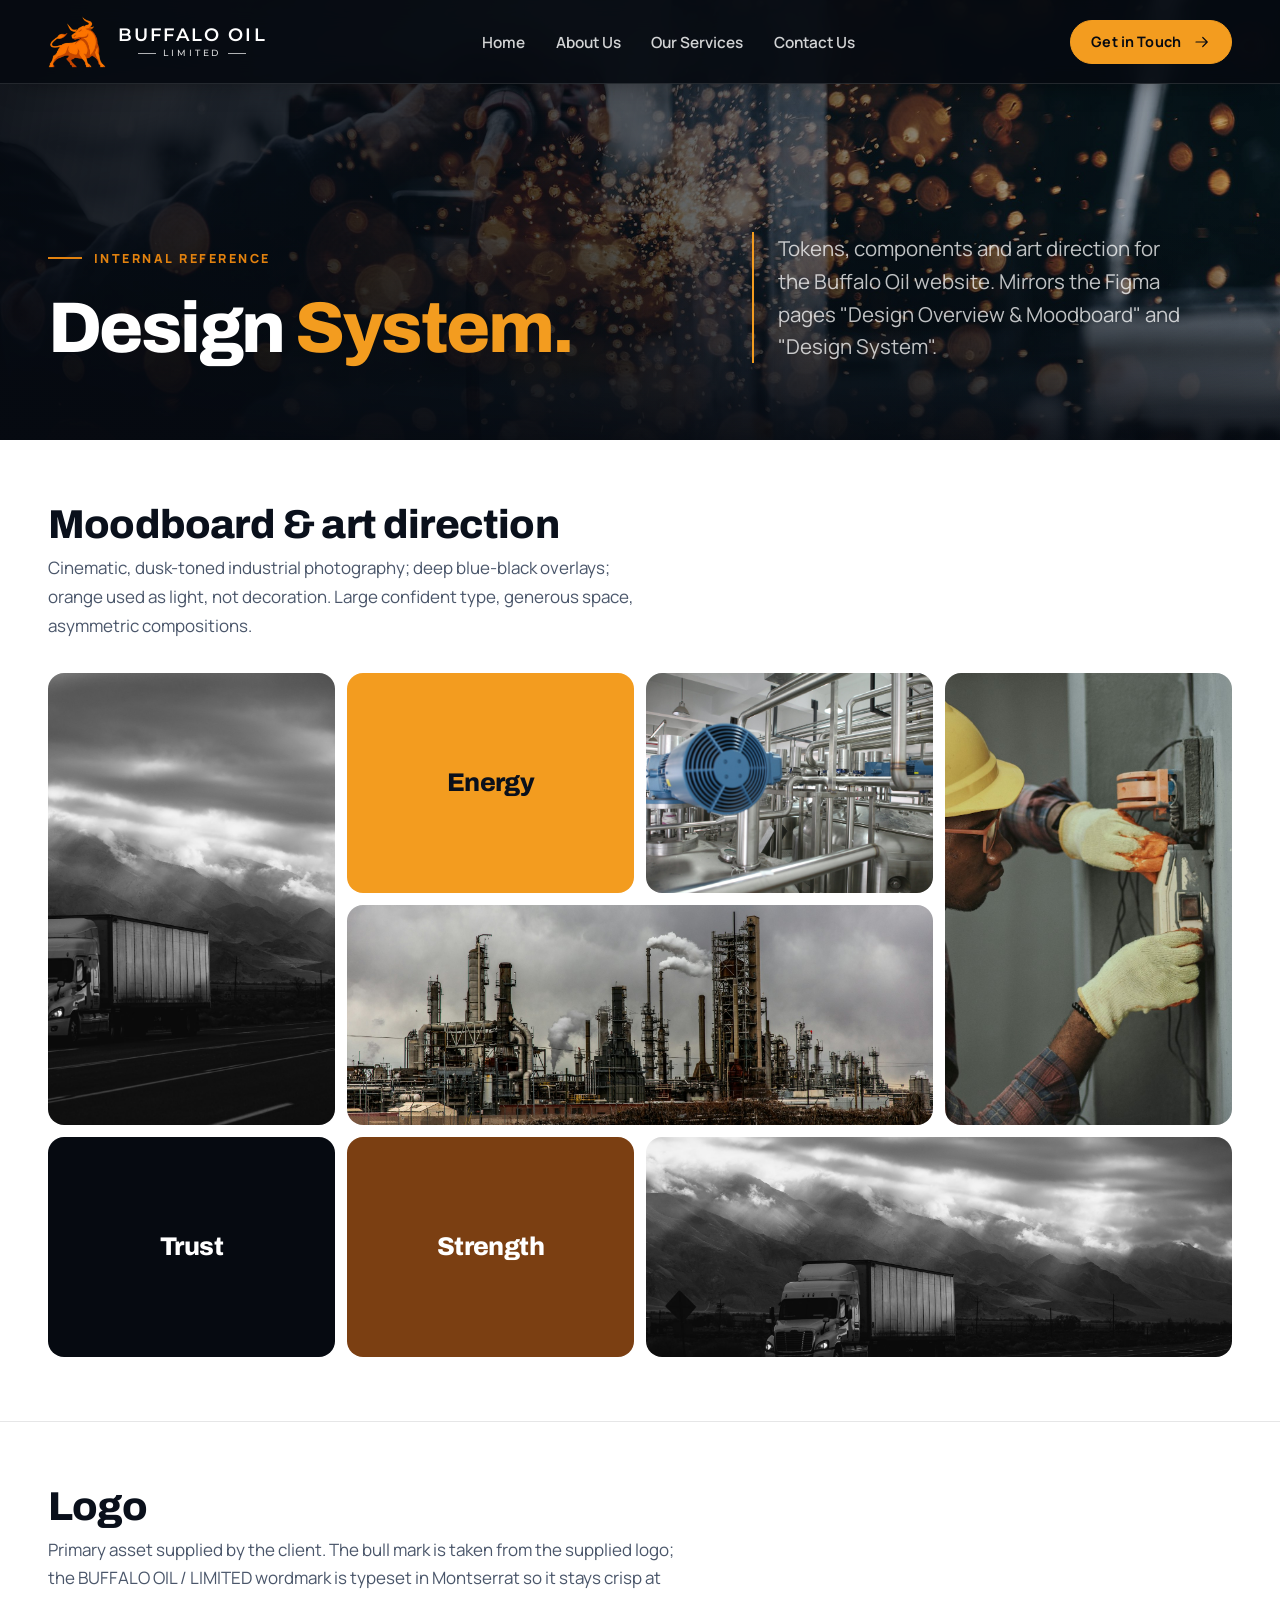
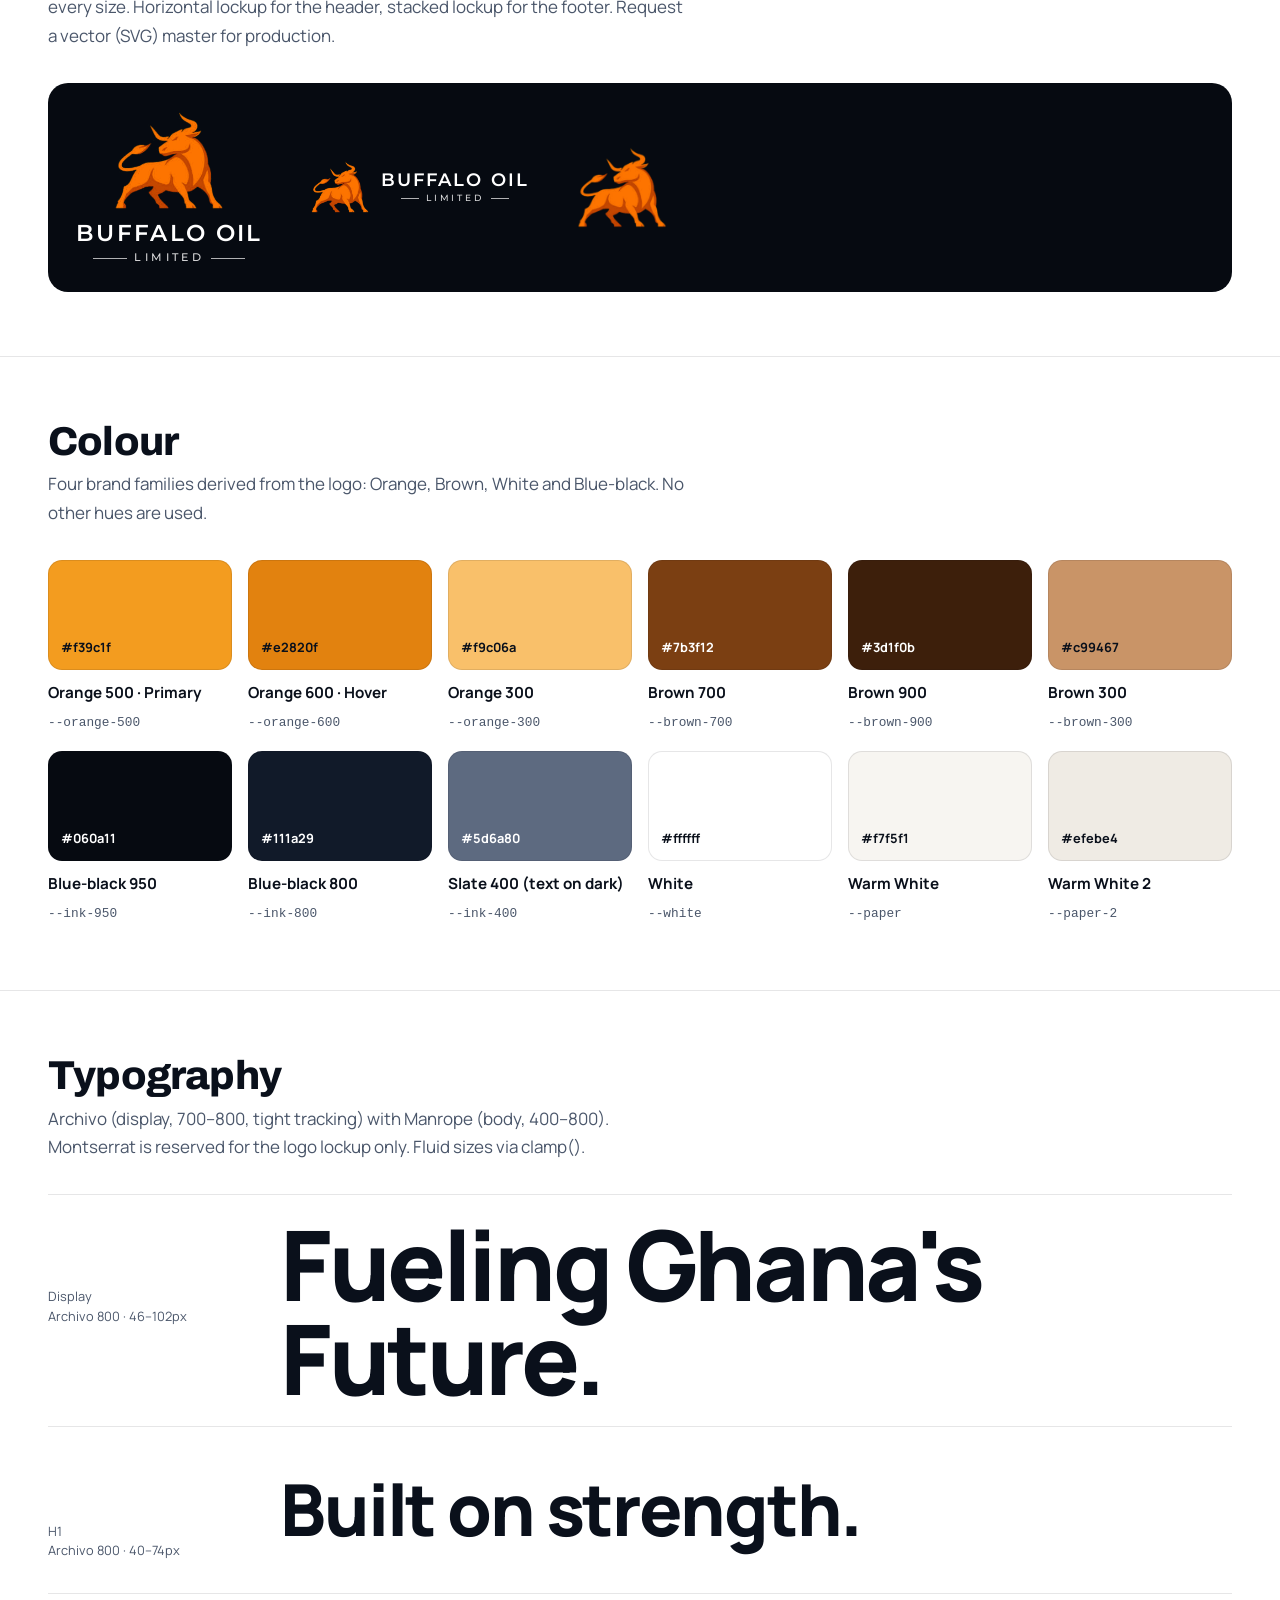
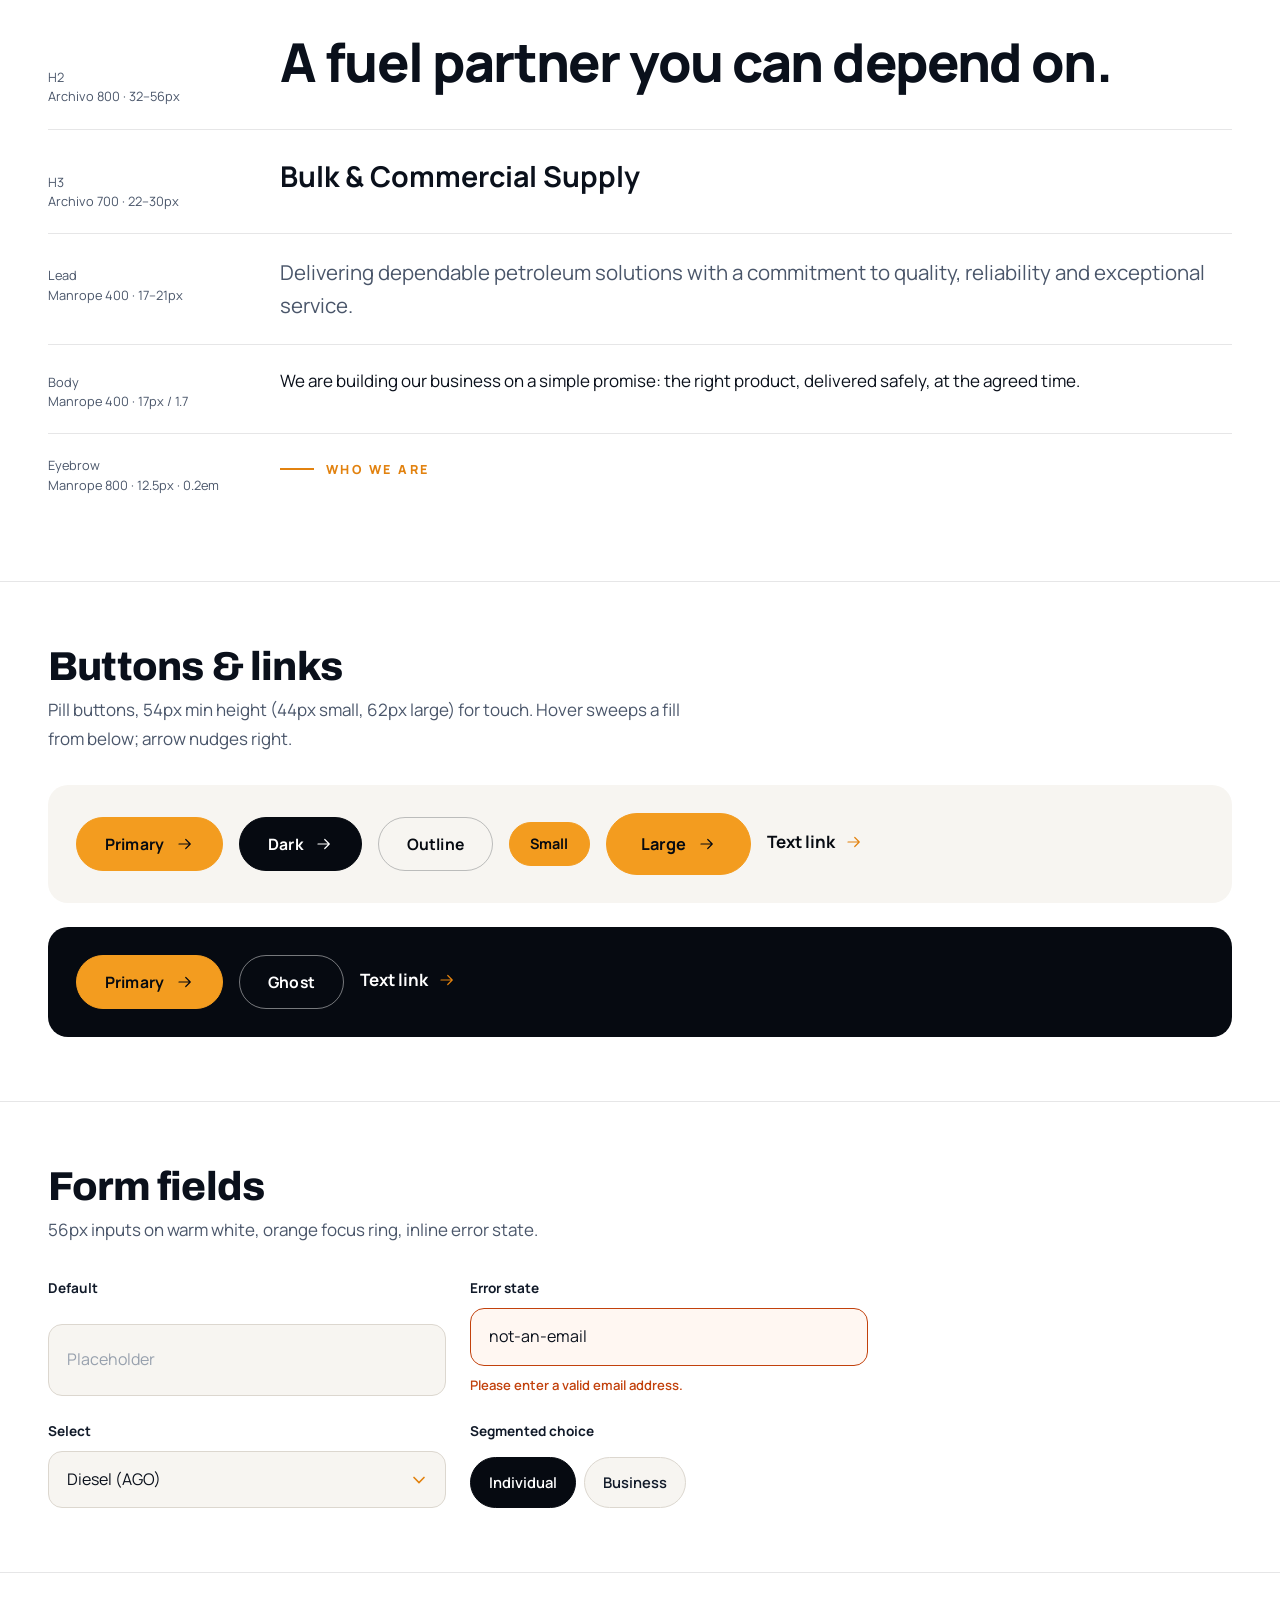
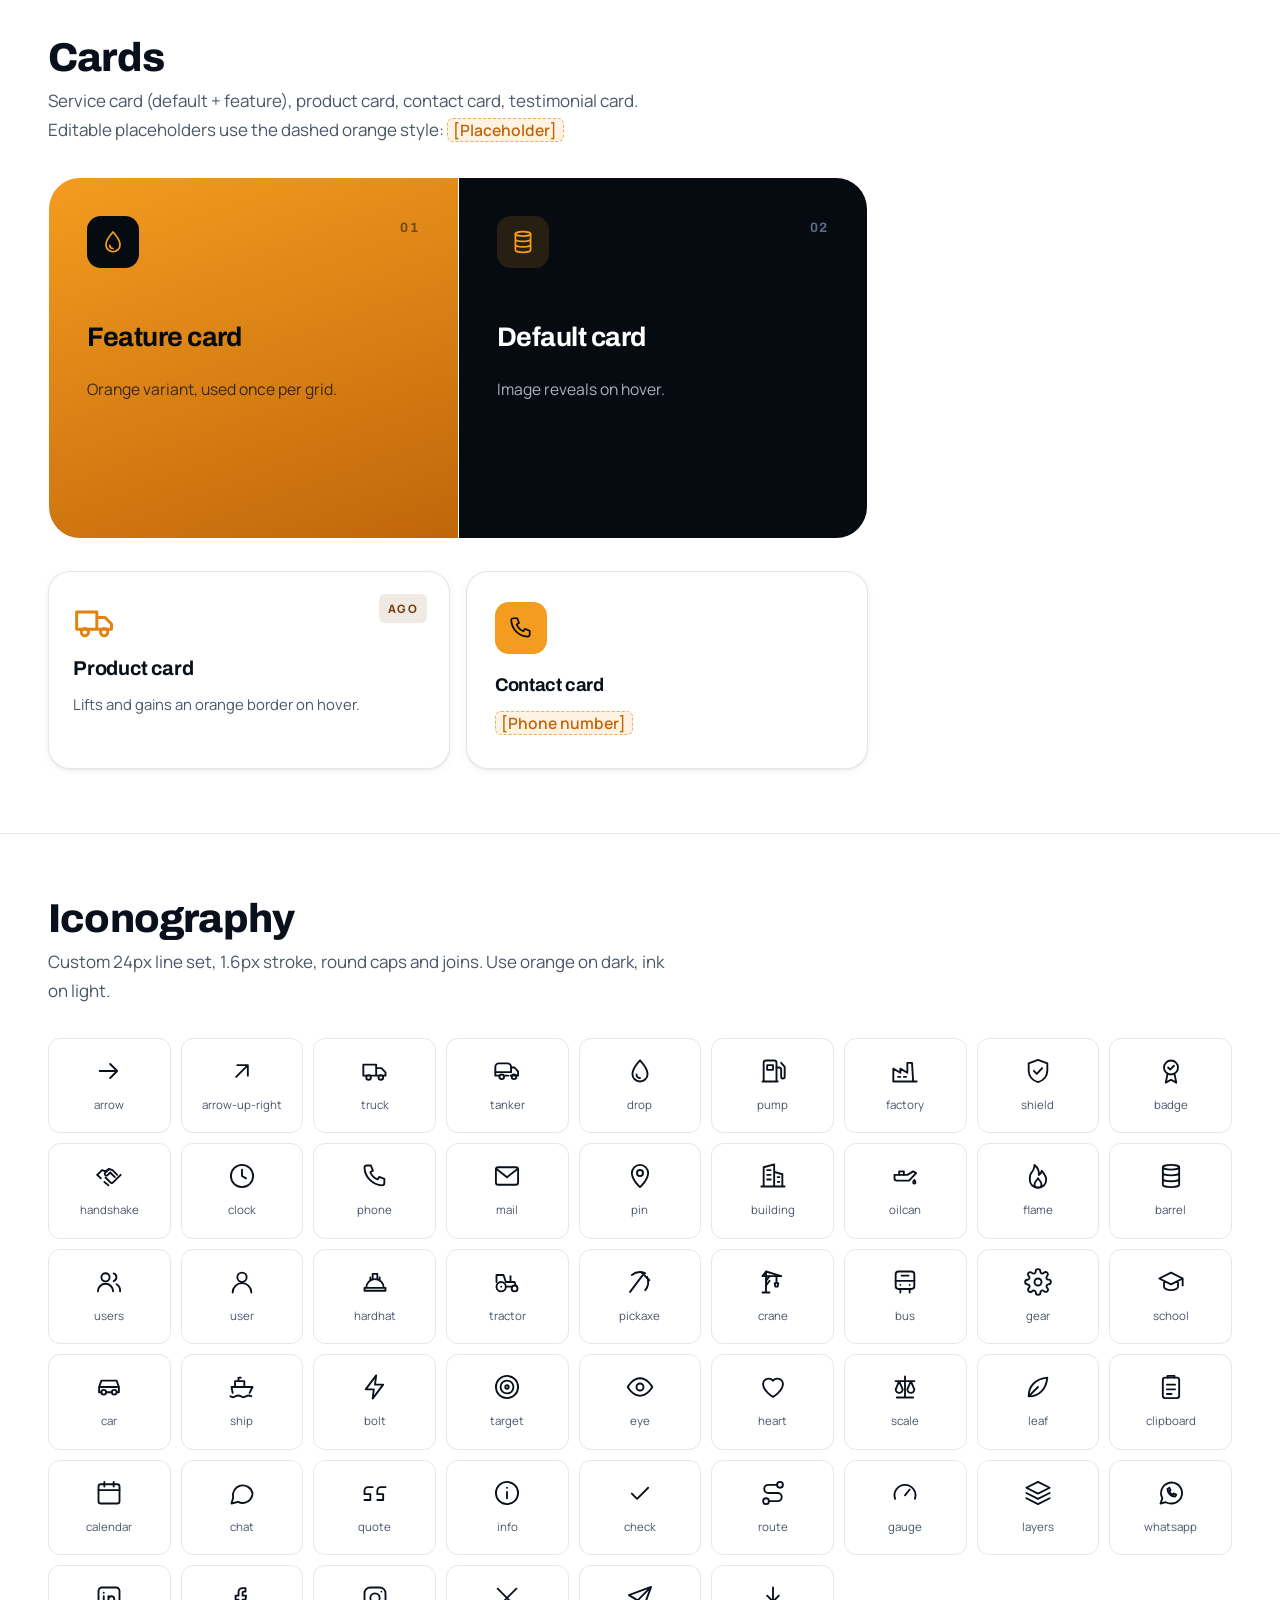
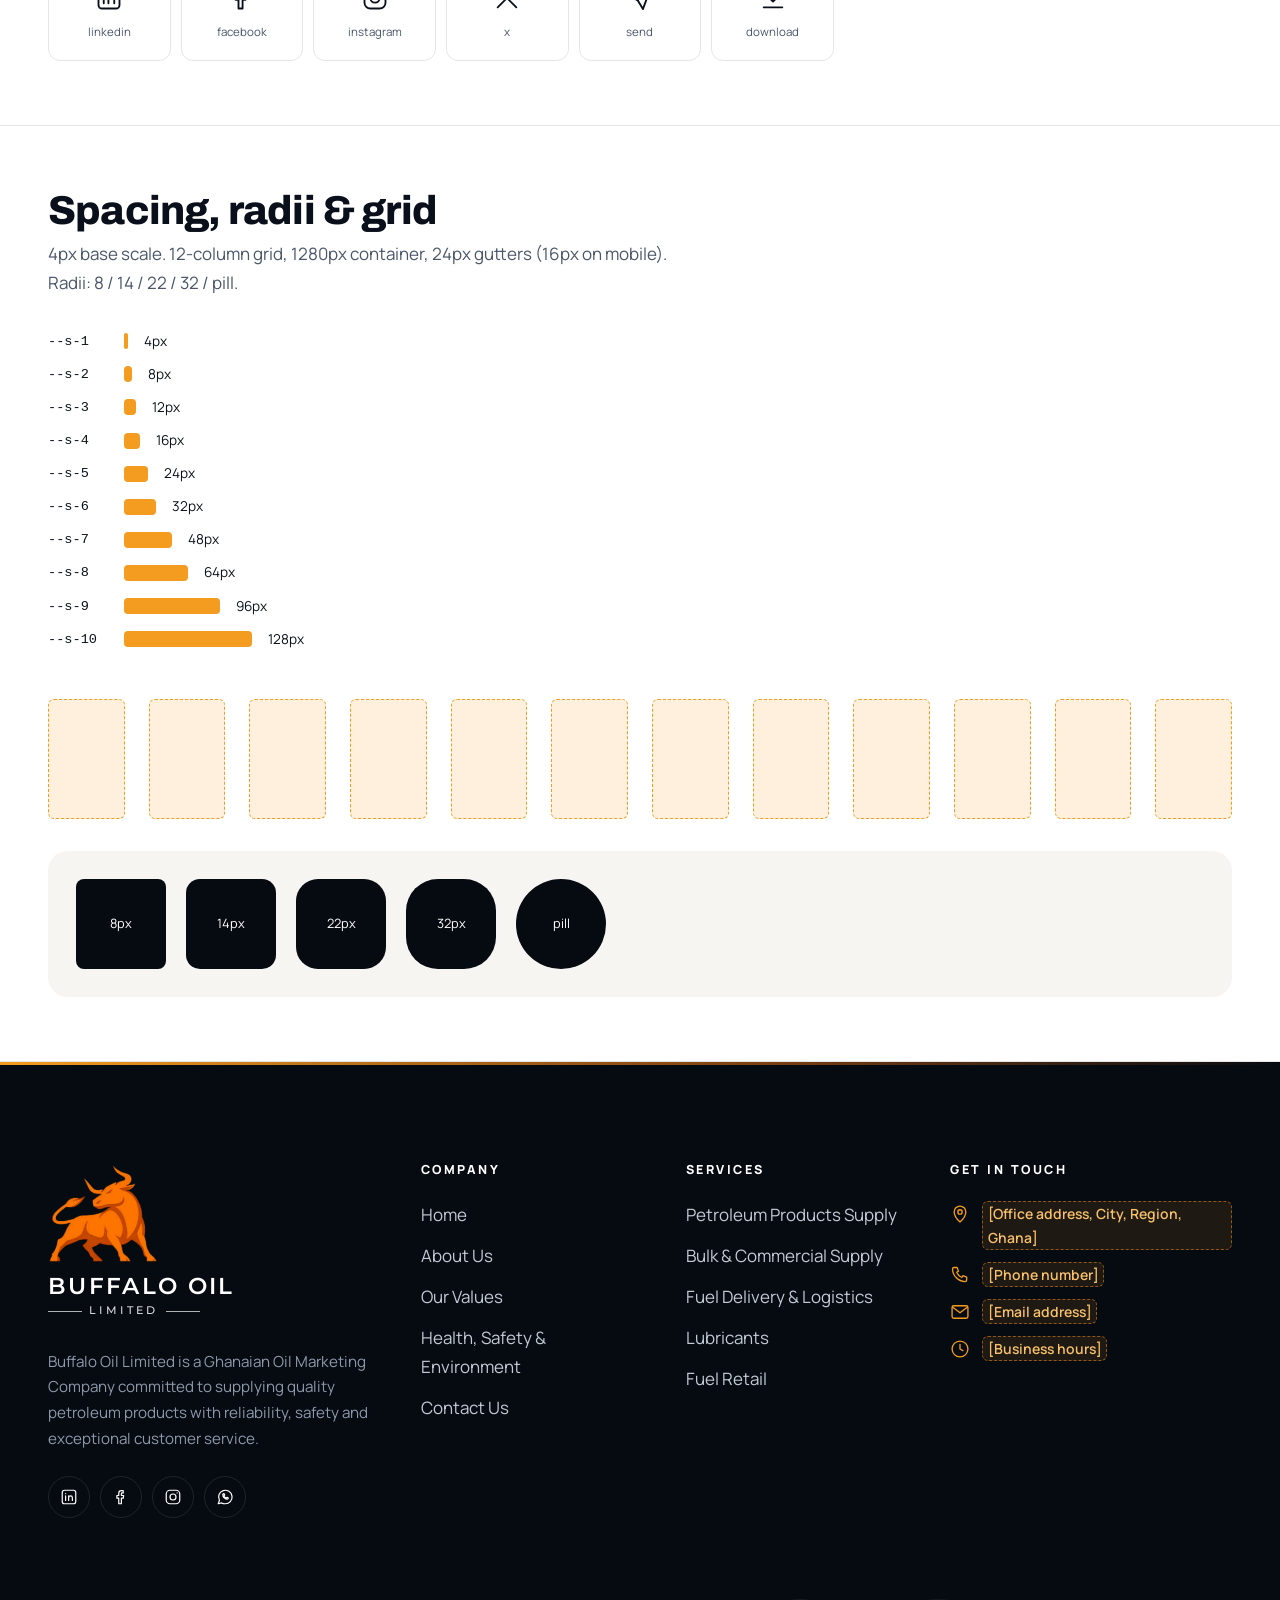
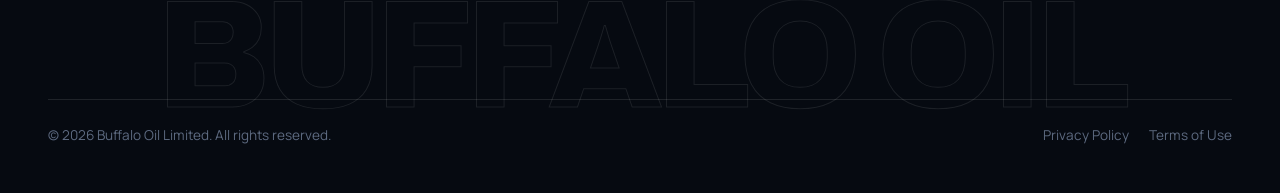
<file: styleguide.html>
<!doctype html>
<html lang="en-GH" class="no-js">
<head>
<meta charset="utf-8">
<meta name="viewport" content="width=device-width, initial-scale=1, viewport-fit=cover">
<title>Design System | Buffalo Oil Limited</title>
<meta name="description" content="Buffalo Oil Limited website design system: colours, typography, spacing, components and moodboard.">
<meta name="theme-color" content="#060a11">
<meta property="og:title" content="Design System | Buffalo Oil Limited">
<meta property="og:description" content="Buffalo Oil Limited website design system: colours, typography, spacing, components and moodboard.">
<meta property="og:type" content="website">
<meta property="og:image" content="assets/img/hero-truck-highway.jpg">
<link rel="icon" type="image/png" href="assets/img/buffalo-mark.png">
<link rel="preconnect" href="https://fonts.googleapis.com">
<link rel="preconnect" href="https://fonts.gstatic.com" crossorigin>
<link href="https://fonts.googleapis.com/css2?family=Archivo:wght@500;600;700;800&family=Manrope:wght@400;500;600;700;800&family=Montserrat:wght@500;600&display=swap" rel="stylesheet">
<link rel="stylesheet" href="assets/css/styles.css">
<meta name="robots" content="noindex"><style>
.sg-section{padding-block:64px;border-bottom:1px solid var(--line)}
.sg-section h2{font-size:clamp(1.8rem,1.4rem + 1.4vw,2.6rem);font-weight:800;margin-bottom:8px}
.sg-section>.container>p{color:var(--text-muted);margin-bottom:32px;max-width:640px}
.sg-colors{display:grid;gap:16px;grid-template-columns:repeat(auto-fill,minmax(160px,1fr))}
.sg-swatch strong{display:block;margin-top:10px;font-size:.95rem}.sg-swatch code{font-size:.8rem;color:var(--text-muted)}
.sg-swatch__chip{height:110px;border-radius:14px;border:1px solid var(--line);display:flex;align-items:flex-end;padding:10px 12px;font-size:.8rem;font-weight:700}
.sg-type>div{display:grid;gap:8px 32px;grid-template-columns:1fr;padding:22px 0;border-top:1px solid var(--line);align-items:baseline}
@media(min-width:800px){.sg-type>div{grid-template-columns:200px 1fr}}
.sg-type small{color:var(--text-muted);font-size:.8rem;line-height:1.5}
.sg-row{display:flex;flex-wrap:wrap;gap:16px;align-items:center;padding:28px;border-radius:20px;background:var(--paper)}
.sg-row--dark{background:var(--ink-950)}
.sg-icons{display:grid;gap:10px;grid-template-columns:repeat(auto-fill,minmax(110px,1fr))}
.sg-icons div{display:grid;justify-items:center;gap:10px;padding:18px 8px;border-radius:12px;border:1px solid var(--line);font-size:.72rem;color:var(--text-muted)}
.sg-icons .icon{color:var(--ink-900);width:28px;height:28px}
.sg-space{display:grid;gap:10px}.sg-space div{display:flex;align-items:center;gap:16px;font-size:.85rem}.sg-space span{height:16px;background:var(--orange-500);border-radius:4px}
.sg-mood{display:grid;gap:12px;grid-template-columns:repeat(2,1fr)}
@media(min-width:900px){.sg-mood{grid-template-columns:repeat(4,1fr);grid-auto-rows:220px}.sg-mood .tall{grid-row:span 2}.sg-mood .wide{grid-column:span 2}}
.sg-mood>*{border-radius:16px;overflow:hidden;min-height:180px;position:relative}
.sg-mood img{width:100%;height:100%;object-fit:cover}
.sg-mood .word{display:grid;place-items:center;font-family:var(--font-display);font-weight:800;font-size:1.6rem;letter-spacing:-.02em}
.sg-grid-demo{display:grid;grid-template-columns:repeat(12,1fr);gap:24px;height:120px}.sg-grid-demo span{background:rgba(243,156,31,.15);border:1px dashed var(--orange-500);border-radius:6px}
@media(max-width:700px){.sg-grid-demo{grid-template-columns:repeat(4,1fr);gap:16px}.sg-grid-demo span:nth-child(n+5){display:none}}
</style>
</head>
<body class="no-hero">
<svg width="0" height="0" style="position:absolute" aria-hidden="true" focusable="false"><defs><symbol id="i-arrow" viewBox="0 0 24 24"><path d="M4 12h15M13 6l6 6-6 6"/></symbol><symbol id="i-arrow-up-right" viewBox="0 0 24 24"><path d="M7 17L17 7M8 7h9v9"/></symbol><symbol id="i-truck" viewBox="0 0 24 24"><path d="M2 6.5h11v9.5H2zM13 9.5h4.5l3.5 3.6V16h-8z"/><circle cx="6.5" cy="17.5" r="2"/><circle cx="17" cy="17.5" r="2"/></symbol><symbol id="i-tanker" viewBox="0 0 24 24"><path d="M2 8.5a3 3 0 013-3h7.5a3 3 0 013 3v4.5H2z"/><path d="M15.5 9h3l3 3.5V16h-6.5"/><path d="M2 13v3h3.5M10.5 16h2.5"/><circle cx="7.5" cy="17" r="2"/><circle cx="18" cy="17" r="2"/></symbol><symbol id="i-drop" viewBox="0 0 24 24"><path d="M12 2.8s6.5 7.1 6.5 11.7A6.5 6.5 0 015.5 14.5C5.5 9.9 12 2.8 12 2.8z"/><path d="M9 15a3 3 0 003 3"/></symbol><symbol id="i-pump" viewBox="0 0 24 24"><path d="M4 21V5a2 2 0 012-2h7a2 2 0 012 2v16M3 21h13M7 7h5v4H7z"/><path d="M15 9h2a2 2 0 012 2v6a1.5 1.5 0 003 0V8.5L19 5"/></symbol><symbol id="i-factory" viewBox="0 0 24 24"><path d="M2 21V10l6 3.5V10l6 3.5V5h4l1 16zM2 21h20"/><path d="M6 17h2M11 17h2"/></symbol><symbol id="i-shield" viewBox="0 0 24 24"><path d="M12 2.5l8 3v6c0 5-3.4 8.7-8 10-4.6-1.3-8-5-8-10v-6z"/><path d="M8.5 12l2.5 2.5 4.5-5"/></symbol><symbol id="i-badge" viewBox="0 0 24 24"><circle cx="12" cy="9" r="6"/><path d="M9 14.5L7.5 22 12 19.5 16.5 22 15 14.5"/><path d="M9.5 9l1.8 1.8L14.5 7.5"/></symbol><symbol id="i-handshake" viewBox="0 0 24 24"><path d="M2 11l4-4 3 1 3-2 3 1 4 4"/><path d="M2 11l3 3M22 11l-3 3-3.5 3.5a1.6 1.6 0 01-2.3 0L9 13.3"/><path d="M12 6l-3.5 3.5a1.5 1.5 0 002 2L13 9l4 4"/><path d="M8 17l1.5 1.5M10.5 19l1 1"/></symbol><symbol id="i-clock" viewBox="0 0 24 24"><circle cx="12" cy="12" r="9.5"/><path d="M12 6.5V12l3.5 2"/></symbol><symbol id="i-phone" viewBox="0 0 24 24"><path d="M5 3h3.5l1.7 4.4-2.2 1.4a11 11 0 006.2 6.2l1.4-2.2L20 14.5V18a2 2 0 01-2 2A16 16 0 013 5a2 2 0 012-2z"/></symbol><symbol id="i-mail" viewBox="0 0 24 24"><rect x="2.5" y="4.5" width="19" height="15" rx="2"/><path d="M3 6l9 7 9-7"/></symbol><symbol id="i-pin" viewBox="0 0 24 24"><path d="M12 21.5s7-6.2 7-12a7 7 0 00-14 0c0 5.8 7 12 7 12z"/><circle cx="12" cy="9.5" r="2.6"/></symbol><symbol id="i-building" viewBox="0 0 24 24"><path d="M4 21V4.5L13 2v19M13 8.5l7 2V21M2 21h20M7 7h3M7 11h3M7 15h3M16 13h1.5M16 17h1.5"/></symbol><symbol id="i-oilcan" viewBox="0 0 24 24"><path d="M3 11h11l5-3 2.5 1.5-6 6.5H5a2 2 0 01-2-2z"/><path d="M7 11V8h4v3M21 17.5a1 1 0 11-2 0c0-.8 1-2 1-2s1 1.2 1 2z"/></symbol><symbol id="i-flame" viewBox="0 0 24 24"><path d="M12 22c4 0 7-2.7 7-6.8 0-3.5-2.2-5.7-3.8-7.7-.4 1.9-1.3 3-2.4 3.6.3-3.2-.9-6.3-3.8-8.6.2 3.4-1.7 5.6-3.3 7.7C4.8 12.2 5 13.8 5 15.2 5 19.3 8 22 12 22z"/><path d="M12 22c-1.7 0-3-1.2-3-3 0-1.9 1.8-3 3-5 1.2 2 3 3.1 3 5 0 1.8-1.3 3-3 3z"/></symbol><symbol id="i-barrel" viewBox="0 0 24 24"><ellipse cx="12" cy="4.5" rx="7" ry="2"/><path d="M5 4.5v15c0 1.1 3.1 2 7 2s7-.9 7-2v-15M5 9.5c0 1.1 3.1 2 7 2s7-.9 7-2M5 14.5c0 1.1 3.1 2 7 2s7-.9 7-2"/></symbol><symbol id="i-users" viewBox="0 0 24 24"><circle cx="9" cy="8" r="3.5"/><path d="M2.5 20a6.5 6.5 0 0113 0M16 4.7a3.5 3.5 0 010 6.6M18.5 14a6.5 6.5 0 013 6"/></symbol><symbol id="i-user" viewBox="0 0 24 24"><circle cx="12" cy="8" r="4"/><path d="M4 21a8 8 0 0116 0"/></symbol><symbol id="i-hardhat" viewBox="0 0 24 24"><path d="M3 17h18v2.5H3zM4.5 17a7.5 7.5 0 0115 0"/><path d="M10 9.7V5h4v4.7M8 10.5V8M16 10.5V8"/></symbol><symbol id="i-tractor" viewBox="0 0 24 24"><circle cx="7" cy="16" r="4"/><circle cx="18.5" cy="17.5" r="2.5"/><path d="M7 16h.01M11 16h5M3 12V6h6l2 6M11 12h7.5l1 3"/><path d="M15 12V7"/></symbol><symbol id="i-pickaxe" viewBox="0 0 24 24"><path d="M14 6.5L3.5 20.5M5 6c3.2-2.6 7.6-3.2 11.5-1.5M18 7.5c1.7 3.9 1.1 8.3-1.5 11.5"/><path d="M13.5 4l6.5 6.5"/></symbol><symbol id="i-crane" viewBox="0 0 24 24"><path d="M6 21V3l13 4M6 3l-3 4h16M6 7h0M9 21H3M15 7v6"/><path d="M13.5 13h3l-.5 3h-2z"/><path d="M6 11l3-4M6 15l3-4"/></symbol><symbol id="i-bus" viewBox="0 0 24 24"><rect x="4" y="3" width="16" height="15" rx="2.5"/><path d="M4 11h16M8 21v-3M16 21v-3M8 14.5h.01M16 14.5h.01M9 6.5h6"/></symbol><symbol id="i-gear" viewBox="0 0 24 24"><circle cx="12" cy="12" r="3"/><path d="M19.4 15a1.7 1.7 0 00.3 1.8l.1.1a2 2 0 11-2.8 2.8l-.1-.1a1.7 1.7 0 00-1.8-.3 1.7 1.7 0 00-1 1.5V21a2 2 0 11-4 0v-.1a1.7 1.7 0 00-1.1-1.5 1.7 1.7 0 00-1.8.3l-.1.1a2 2 0 11-2.8-2.8l.1-.1a1.7 1.7 0 00.3-1.8 1.7 1.7 0 00-1.5-1H3a2 2 0 110-4h.1a1.7 1.7 0 001.5-1.1 1.7 1.7 0 00-.3-1.8l-.1-.1a2 2 0 112.8-2.8l.1.1a1.7 1.7 0 001.8.3H9a1.7 1.7 0 001-1.5V3a2 2 0 114 0v.1a1.7 1.7 0 001 1.5 1.7 1.7 0 001.8-.3l.1-.1a2 2 0 112.8 2.8l-.1.1a1.7 1.7 0 00-.3 1.8V9a1.7 1.7 0 001.5 1H21a2 2 0 110 4h-.1a1.7 1.7 0 00-1.5 1z"/></symbol><symbol id="i-school" viewBox="0 0 24 24"><path d="M2 9l10-5 10 5-10 5zM6 11v5c0 1.7 2.7 3 6 3s6-1.3 6-3v-5M22 9v6"/></symbol><symbol id="i-car" viewBox="0 0 24 24"><path d="M5 16.5H3.5V12l2-5.5h13l2 5.5v4.5H19M5 12h14"/><circle cx="7.5" cy="16.5" r="2"/><circle cx="16.5" cy="16.5" r="2"/><path d="M9.5 16.5h5"/></symbol><symbol id="i-ship" viewBox="0 0 24 24"><path d="M2 20c1.5 1 3 1 4.5 0s3-1 4.5 0 3 1 4.5 0 3-1 4.5 0M4 17l-1-5h18l-2.5 5M6 12V7h8v5M9 7V4h2"/></symbol><symbol id="i-bolt" viewBox="0 0 24 24"><path d="M13 2L4 14h7l-1 8 9-12h-7z"/></symbol><symbol id="i-target" viewBox="0 0 24 24"><circle cx="12" cy="12" r="9.5"/><circle cx="12" cy="12" r="5.5"/><circle cx="12" cy="12" r="1.5"/></symbol><symbol id="i-eye" viewBox="0 0 24 24"><path d="M1.5 12S5.5 4.5 12 4.5 22.5 12 22.5 12 18.5 19.5 12 19.5 1.5 12 1.5 12z"/><circle cx="12" cy="12" r="3"/></symbol><symbol id="i-heart" viewBox="0 0 24 24"><path d="M12 20.5s-8.5-5-8.5-11A4.8 4.8 0 0112 6.6a4.8 4.8 0 018.5 2.9c0 6-8.5 11-8.5 11z"/></symbol><symbol id="i-scale" viewBox="0 0 24 24"><path d="M12 3v18M5 21h14M4 7h16M7 7l-3 7a3 3 0 006 0zM17 7l-3 7a3 3 0 006 0z"/></symbol><symbol id="i-leaf" viewBox="0 0 24 24"><path d="M4 20c0-9 6-15 16-16-1 10-7 16-16 16zM4 20l8-8"/></symbol><symbol id="i-clipboard" viewBox="0 0 24 24"><rect x="5" y="4" width="14" height="17.5" rx="2"/><path d="M9 4V2.5h6V4M8.5 10h7M8.5 14h7M8.5 18h4"/></symbol><symbol id="i-calendar" viewBox="0 0 24 24"><rect x="3" y="4.5" width="18" height="16.5" rx="2"/><path d="M3 9.5h18M8 2.5v4M16 2.5v4"/></symbol><symbol id="i-chat" viewBox="0 0 24 24"><path d="M21 12a8.5 8.5 0 01-12.4 7.6L3 21l1.4-5A8.5 8.5 0 1121 12z"/></symbol><symbol id="i-quote" viewBox="0 0 24 24"><path d="M10 7H6a3 3 0 00-3 3v3h5v5H3M21 7h-4a3 3 0 00-3 3v3h5v5h-5" /></symbol><symbol id="i-info" viewBox="0 0 24 24"><circle cx="12" cy="12" r="9.5"/><path d="M12 11v5.5M12 7.5h.01"/></symbol><symbol id="i-check" viewBox="0 0 24 24"><path d="M5 12.5l4.5 4.5L19 7.5"/></symbol><symbol id="i-route" viewBox="0 0 24 24"><circle cx="6" cy="19" r="2.5"/><circle cx="18" cy="5" r="2.5"/><path d="M8.5 19H16a3.5 3.5 0 000-7H8a3.5 3.5 0 010-7h7.5"/></symbol><symbol id="i-gauge" viewBox="0 0 24 24"><path d="M3.5 17a9 9 0 1117 0"/><path d="M12 14l4-5M12 14h.01"/></symbol><symbol id="i-layers" viewBox="0 0 24 24"><path d="M12 2.5l10 5-10 5-10-5z"/><path d="M2 12l10 5 10-5M2 16.5l10 5 10-5"/></symbol><symbol id="i-whatsapp" viewBox="0 0 24 24"><path d="M3 21l1.6-4.6A9 9 0 1112 21a9 9 0 01-4.4-1.1z"/><path d="M9 8.5c0 3.5 3 6.5 6.5 6.5l1-1.6-2-1-1 1a5 5 0 01-2.9-2.9l1-1-1-2z"/></symbol><symbol id="i-linkedin" viewBox="0 0 24 24"><rect x="3" y="3" width="18" height="18" rx="3"/><path d="M7.5 10.5v6M7.5 7.5h.01M11.5 16.5v-6M11.5 13a2.5 2.5 0 015 0v3.5"/></symbol><symbol id="i-facebook" viewBox="0 0 24 24"><path d="M15 3.5h-2.5A3.5 3.5 0 009 7v3H6.5v3.5H9V21h3.5v-7.5H15l.5-3.5h-3V7.5a1 1 0 011-1H15z"/></symbol><symbol id="i-instagram" viewBox="0 0 24 24"><rect x="3" y="3" width="18" height="18" rx="5"/><circle cx="12" cy="12" r="4"/><path d="M17.5 6.5h.01"/></symbol><symbol id="i-x" viewBox="0 0 24 24"><path d="M4 4l16 16M20 4L4 20"/></symbol><symbol id="i-send" viewBox="0 0 24 24"><path d="M21.5 2.5L10 14M21.5 2.5L14.5 21.5 10 14 2.5 9.5z"/></symbol><symbol id="i-download" viewBox="0 0 24 24"><path d="M12 3v12M7 10l5 5 5-5M4 20h16"/></symbol></defs></svg>
<a class="skip-link" href="#main">Skip to content</a>
<header class="header" role="banner">
  <div class="container container--wide header__inner">
    <a class="brand" href="index.html" aria-label="Buffalo Oil Limited — home">
  <img class="brand__mark" src="assets/img/buffalo-mark.png" alt="" width="427" height="383">
  <span class="brand__type"><span class="brand__name">BUFFALO OIL</span><span class="brand__sub">LIMITED</span></span>
</a>
    <nav class="nav" aria-label="Primary">
      <ul class="nav__list">
        <li><a class="nav__link" href="index.html">Home</a></li>
        <li><a class="nav__link" href="about.html">About Us</a></li>
        <li><a class="nav__link" href="services.html">Our Services</a></li>
        <li><a class="nav__link" href="contact.html">Contact Us</a></li>
      </ul>
    </nav>
    <a class="btn btn--sm header__cta" href="contact.html">Get in Touch <svg class="icon " aria-hidden="true"><use href="#i-arrow"/></svg></a>
    <button class="menu-toggle" type="button" aria-controls="mobile-nav" aria-expanded="false" aria-label="Open menu">
      <span class="menu-toggle__bars"><span></span><span></span></span>
    </button>
  </div>
</header>
<div class="mobile-nav" id="mobile-nav" aria-hidden="true">
  <ul class="mobile-nav__list">
    <li><a href="index.html">Home <svg class="icon " aria-hidden="true"><use href="#i-arrow-up-right"/></svg></a></li>
    <li><a href="about.html">About Us <svg class="icon " aria-hidden="true"><use href="#i-arrow-up-right"/></svg></a></li>
    <li><a href="services.html">Our Services <svg class="icon " aria-hidden="true"><use href="#i-arrow-up-right"/></svg></a></li>
    <li><a href="contact.html">Contact Us <svg class="icon " aria-hidden="true"><use href="#i-arrow-up-right"/></svg></a></li>
  </ul>
  <div class="mobile-nav__foot">
    <a class="btn btn--lg" href="contact.html">Get in Touch <svg class="icon " aria-hidden="true"><use href="#i-arrow"/></svg></a>
    <p><svg class="icon " aria-hidden="true"><use href="#i-phone"/></svg> <span class="ph">[Phone number]</span> &nbsp;·&nbsp; <span class="ph">[Email address]</span></p>
  </div>
</div>

<main id="main">
<section class="page-hero" style="min-height:440px" aria-labelledby="page-title">
  <div class="page-hero__media"><img src="assets/img/sparks-industry.jpg" alt=""></div>
  <div class="container container--wide page-hero__inner">
    <div><p class="eyebrow">Internal reference</p><h1 id="page-title">Design <em>System.</em></h1></div>
    <p class="page-hero__aside">Tokens, components and art direction for the Buffalo Oil website. Mirrors the Figma pages "Design Overview &amp; Moodboard" and "Design System".</p>
  </div>
</section>

<section class="sg-section"><div class="container">
  <h2>Moodboard &amp; art direction</h2>
  <p>Cinematic, dusk-toned industrial photography; deep blue-black overlays; orange used as light, not decoration. Large confident type, generous space, asymmetric compositions.</p>
  <div class="sg-mood">
    <div class="tall"><img src="assets/img/hero-truck-highway.jpg" alt="Truck on a highway at dusk"></div>
    <div class="word" style="background:var(--orange-500)">Energy</div>
    <div><img src="assets/img/process-pipework.jpg" alt="Industrial pipework"></div>
    <div class="tall"><img src="assets/img/technician-hardhat.jpg" alt="Technician in hard hat"></div>
    <div class="wide"><img src="assets/img/refinery-skyline.jpg" alt="Refinery skyline"></div>
    <div class="word" style="background:var(--ink-950);color:#fff">Trust</div>
    <div class="word" style="background:var(--brown-700);color:#fff">Strength</div>
    <div class="wide"><img src="assets/img/hero-truck-highway.jpg" alt="Truck under a blue sky"></div>
  </div>
</div></section>

<section class="sg-section"><div class="container">
  <h2>Logo</h2>
  <p>Primary asset supplied by the client. The bull mark is taken from the supplied logo; the BUFFALO OIL / LIMITED wordmark is typeset in Montserrat so it stays crisp at every size. Horizontal lockup for the header, stacked lockup for the footer. Request a vector (SVG) master for production.</p>
  <div class="sg-row sg-row--dark" style="gap:48px">
    <span class="brand brand--stacked" style="color:#fff"><img class="brand__mark" src="assets/img/buffalo-mark.png" alt=""><span class="brand__type"><span class="brand__name">BUFFALO OIL</span><span class="brand__sub">LIMITED</span></span></span>
    <span class="brand" style="color:#fff"><img class="brand__mark" src="assets/img/buffalo-mark.png" alt=""><span class="brand__type"><span class="brand__name">BUFFALO OIL</span><span class="brand__sub">LIMITED</span></span></span>
    <img src="assets/img/buffalo-mark.png" alt="Bull mark" width="90">
  </div>
</div></section>

<section class="sg-section"><div class="container">
  <h2>Colour</h2>
  <p>Four brand families derived from the logo: Orange, Brown, White and Blue-black. No other hues are used.</p>
  <div class="sg-colors">
    <div class="sg-swatch"><div class="sg-swatch__chip" style="background:#f39c1f"><span>#f39c1f</span></div><strong>Orange 500 · Primary</strong><code>--orange-500</code></div>
    <div class="sg-swatch"><div class="sg-swatch__chip" style="background:#e2820f"><span>#e2820f</span></div><strong>Orange 600 · Hover</strong><code>--orange-600</code></div>
    <div class="sg-swatch"><div class="sg-swatch__chip" style="background:#f9c06a"><span>#f9c06a</span></div><strong>Orange 300</strong><code>--orange-300</code></div>
    <div class="sg-swatch"><div class="sg-swatch__chip" style="background:#7b3f12;color:#fff"><span>#7b3f12</span></div><strong>Brown 700</strong><code>--brown-700</code></div>
    <div class="sg-swatch"><div class="sg-swatch__chip" style="background:#3d1f0b;color:#fff"><span>#3d1f0b</span></div><strong>Brown 900</strong><code>--brown-900</code></div>
    <div class="sg-swatch"><div class="sg-swatch__chip" style="background:#c99467"><span>#c99467</span></div><strong>Brown 300</strong><code>--brown-300</code></div>
    <div class="sg-swatch"><div class="sg-swatch__chip" style="background:#060a11;color:#fff"><span>#060a11</span></div><strong>Blue-black 950</strong><code>--ink-950</code></div>
    <div class="sg-swatch"><div class="sg-swatch__chip" style="background:#111a29;color:#fff"><span>#111a29</span></div><strong>Blue-black 800</strong><code>--ink-800</code></div>
    <div class="sg-swatch"><div class="sg-swatch__chip" style="background:#5d6a80;color:#fff"><span>#5d6a80</span></div><strong>Slate 400 (text on dark)</strong><code>--ink-400</code></div>
    <div class="sg-swatch"><div class="sg-swatch__chip" style="background:#ffffff"><span>#ffffff</span></div><strong>White</strong><code>--white</code></div>
    <div class="sg-swatch"><div class="sg-swatch__chip" style="background:#f7f5f1"><span>#f7f5f1</span></div><strong>Warm White</strong><code>--paper</code></div>
    <div class="sg-swatch"><div class="sg-swatch__chip" style="background:#efebe4"><span>#efebe4</span></div><strong>Warm White 2</strong><code>--paper-2</code></div>
  </div>
</div></section>

<section class="sg-section"><div class="container">
  <h2>Typography</h2>
  <p>Archivo (display, 700–800, tight tracking) with Manrope (body, 400–800). Montserrat is reserved for the logo lockup only. Fluid sizes via clamp().</p>
  <div class="sg-type">
    <div><small>Display<br>Archivo 800 · 46–102px</small><span class="display">Fueling Ghana's Future.</span></div>
    <div><small>H1<br>Archivo 800 · 40–74px</small><span class="h1">Built on strength.</span></div>
    <div><small>H2<br>Archivo 800 · 32–56px</small><span class="h2">A fuel partner you can depend on.</span></div>
    <div><small>H3<br>Archivo 700 · 22–30px</small><span class="h3">Bulk &amp; Commercial Supply</span></div>
    <div><small>Lead<br>Manrope 400 · 17–21px</small><span class="lead">Delivering dependable petroleum solutions with a commitment to quality, reliability and exceptional service.</span></div>
    <div><small>Body<br>Manrope 400 · 17px / 1.7</small><span>We are building our business on a simple promise: the right product, delivered safely, at the agreed time.</span></div>
    <div><small>Eyebrow<br>Manrope 800 · 12.5px · 0.2em</small><span class="eyebrow" style="margin:0">Who we are</span></div>
  </div>
</div></section>

<section class="sg-section"><div class="container">
  <h2>Buttons &amp; links</h2>
  <p>Pill buttons, 54px min height (44px small, 62px large) for touch. Hover sweeps a fill from below; arrow nudges right.</p>
  <div class="sg-row"><a class="btn" href="#">Primary <svg class="icon " aria-hidden="true"><use href="#i-arrow"/></svg></a><a class="btn btn--dark" href="#">Dark <svg class="icon " aria-hidden="true"><use href="#i-arrow"/></svg></a><a class="btn btn--outline" href="#">Outline</a><a class="btn btn--sm" href="#">Small</a><a class="btn btn--lg" href="#">Large <svg class="icon " aria-hidden="true"><use href="#i-arrow"/></svg></a><a class="link-arrow" href="#">Text link <svg class="icon " aria-hidden="true"><use href="#i-arrow"/></svg></a></div>
  <div class="sg-row sg-row--dark mt-5"><a class="btn" href="#">Primary <svg class="icon " aria-hidden="true"><use href="#i-arrow"/></svg></a><a class="btn btn--ghost" href="#">Ghost</a><a class="link-arrow" style="color:#fff" href="#">Text link <svg class="icon " aria-hidden="true"><use href="#i-arrow"/></svg></a></div>
</div></section>

<section class="sg-section"><div class="container">
  <h2>Form fields</h2>
  <p>56px inputs on warm white, orange focus ring, inline error state.</p>
  <div class="form-grid" style="max-width:820px">
    <div class="field"><label>Default</label><input class="input" placeholder="Placeholder"></div>
    <div class="field is-invalid"><label>Error state</label><input class="input" value="not-an-email"><span class="field__error">Please enter a valid email address.</span></div>
    <div class="field"><label>Select</label><select class="select"><option>Diesel (AGO)</option></select></div>
    <div class="field"><label>Segmented choice</label><div class="segmented"><input type="radio" id="sg1" name="sg" checked><label for="sg1">Individual</label><input type="radio" id="sg2" name="sg"><label for="sg2">Business</label></div></div>
  </div>
</div></section>

<section class="sg-section"><div class="container">
  <h2>Cards</h2>
  <p>Service card (default + feature), product card, contact card, testimonial card. Editable placeholders use the dashed orange style: <span class="ph">[Placeholder]</span></p>
  <div class="services-grid" style="max-width:820px;grid-template-columns:repeat(auto-fit,minmax(260px,1fr))">
    <article class="service-card service-card--feature"><span class="service-card__num">01</span><span class="icon-tile"><svg class="icon " aria-hidden="true"><use href="#i-drop"/></svg></span><h3>Feature card</h3><p>Orange variant, used once per grid.</p></article>
    <article class="service-card"><div class="service-card__bg"><img src="assets/img/port-bulk-supply.jpg" alt=""></div><span class="service-card__num">02</span><span class="icon-tile"><svg class="icon " aria-hidden="true"><use href="#i-barrel"/></svg></span><h3>Default card</h3><p>Image reveals on hover.</p></article>
  </div>
  <div class="contact-cards mt-6" style="max-width:820px;grid-template-columns:repeat(auto-fit,minmax(240px,1fr))">
    <article class="product"><span class="product__code">AGO</span><svg class="icon drop" aria-hidden="true"><use href="#i-truck"/></svg><h3>Product card</h3><p>Lifts and gains an orange border on hover.</p></article>
    <article class="contact-card"><span class="icon-tile icon-tile--solid"><svg class="icon " aria-hidden="true"><use href="#i-phone"/></svg></span><h3>Contact card</h3><span class="contact-card__value"><span class="ph">[Phone number]</span></span></article>
  </div>
</div></section>

<section class="sg-section"><div class="container">
  <h2>Iconography</h2>
  <p>Custom 24px line set, 1.6px stroke, round caps and joins. Use orange on dark, ink on light.</p>
  <div class="sg-icons"><div><svg class="icon " aria-hidden="true"><use href="#i-arrow"/></svg><span>arrow</span></div><div><svg class="icon " aria-hidden="true"><use href="#i-arrow-up-right"/></svg><span>arrow-up-right</span></div><div><svg class="icon " aria-hidden="true"><use href="#i-truck"/></svg><span>truck</span></div><div><svg class="icon " aria-hidden="true"><use href="#i-tanker"/></svg><span>tanker</span></div><div><svg class="icon " aria-hidden="true"><use href="#i-drop"/></svg><span>drop</span></div><div><svg class="icon " aria-hidden="true"><use href="#i-pump"/></svg><span>pump</span></div><div><svg class="icon " aria-hidden="true"><use href="#i-factory"/></svg><span>factory</span></div><div><svg class="icon " aria-hidden="true"><use href="#i-shield"/></svg><span>shield</span></div><div><svg class="icon " aria-hidden="true"><use href="#i-badge"/></svg><span>badge</span></div><div><svg class="icon " aria-hidden="true"><use href="#i-handshake"/></svg><span>handshake</span></div><div><svg class="icon " aria-hidden="true"><use href="#i-clock"/></svg><span>clock</span></div><div><svg class="icon " aria-hidden="true"><use href="#i-phone"/></svg><span>phone</span></div><div><svg class="icon " aria-hidden="true"><use href="#i-mail"/></svg><span>mail</span></div><div><svg class="icon " aria-hidden="true"><use href="#i-pin"/></svg><span>pin</span></div><div><svg class="icon " aria-hidden="true"><use href="#i-building"/></svg><span>building</span></div><div><svg class="icon " aria-hidden="true"><use href="#i-oilcan"/></svg><span>oilcan</span></div><div><svg class="icon " aria-hidden="true"><use href="#i-flame"/></svg><span>flame</span></div><div><svg class="icon " aria-hidden="true"><use href="#i-barrel"/></svg><span>barrel</span></div><div><svg class="icon " aria-hidden="true"><use href="#i-users"/></svg><span>users</span></div><div><svg class="icon " aria-hidden="true"><use href="#i-user"/></svg><span>user</span></div><div><svg class="icon " aria-hidden="true"><use href="#i-hardhat"/></svg><span>hardhat</span></div><div><svg class="icon " aria-hidden="true"><use href="#i-tractor"/></svg><span>tractor</span></div><div><svg class="icon " aria-hidden="true"><use href="#i-pickaxe"/></svg><span>pickaxe</span></div><div><svg class="icon " aria-hidden="true"><use href="#i-crane"/></svg><span>crane</span></div><div><svg class="icon " aria-hidden="true"><use href="#i-bus"/></svg><span>bus</span></div><div><svg class="icon " aria-hidden="true"><use href="#i-gear"/></svg><span>gear</span></div><div><svg class="icon " aria-hidden="true"><use href="#i-school"/></svg><span>school</span></div><div><svg class="icon " aria-hidden="true"><use href="#i-car"/></svg><span>car</span></div><div><svg class="icon " aria-hidden="true"><use href="#i-ship"/></svg><span>ship</span></div><div><svg class="icon " aria-hidden="true"><use href="#i-bolt"/></svg><span>bolt</span></div><div><svg class="icon " aria-hidden="true"><use href="#i-target"/></svg><span>target</span></div><div><svg class="icon " aria-hidden="true"><use href="#i-eye"/></svg><span>eye</span></div><div><svg class="icon " aria-hidden="true"><use href="#i-heart"/></svg><span>heart</span></div><div><svg class="icon " aria-hidden="true"><use href="#i-scale"/></svg><span>scale</span></div><div><svg class="icon " aria-hidden="true"><use href="#i-leaf"/></svg><span>leaf</span></div><div><svg class="icon " aria-hidden="true"><use href="#i-clipboard"/></svg><span>clipboard</span></div><div><svg class="icon " aria-hidden="true"><use href="#i-calendar"/></svg><span>calendar</span></div><div><svg class="icon " aria-hidden="true"><use href="#i-chat"/></svg><span>chat</span></div><div><svg class="icon " aria-hidden="true"><use href="#i-quote"/></svg><span>quote</span></div><div><svg class="icon " aria-hidden="true"><use href="#i-info"/></svg><span>info</span></div><div><svg class="icon " aria-hidden="true"><use href="#i-check"/></svg><span>check</span></div><div><svg class="icon " aria-hidden="true"><use href="#i-route"/></svg><span>route</span></div><div><svg class="icon " aria-hidden="true"><use href="#i-gauge"/></svg><span>gauge</span></div><div><svg class="icon " aria-hidden="true"><use href="#i-layers"/></svg><span>layers</span></div><div><svg class="icon " aria-hidden="true"><use href="#i-whatsapp"/></svg><span>whatsapp</span></div><div><svg class="icon " aria-hidden="true"><use href="#i-linkedin"/></svg><span>linkedin</span></div><div><svg class="icon " aria-hidden="true"><use href="#i-facebook"/></svg><span>facebook</span></div><div><svg class="icon " aria-hidden="true"><use href="#i-instagram"/></svg><span>instagram</span></div><div><svg class="icon " aria-hidden="true"><use href="#i-x"/></svg><span>x</span></div><div><svg class="icon " aria-hidden="true"><use href="#i-send"/></svg><span>send</span></div><div><svg class="icon " aria-hidden="true"><use href="#i-download"/></svg><span>download</span></div></div>
</div></section>

<section class="sg-section"><div class="container">
  <h2>Spacing, radii &amp; grid</h2>
  <p>4px base scale. 12-column grid, 1280px container, 24px gutters (16px on mobile). Radii: 8 / 14 / 22 / 32 / pill.</p>
  <div class="sg-space">
    <div><code style="width:60px">--s-1</code><span style="width:4px"></span>4px</div><div><code style="width:60px">--s-2</code><span style="width:8px"></span>8px</div><div><code style="width:60px">--s-3</code><span style="width:12px"></span>12px</div><div><code style="width:60px">--s-4</code><span style="width:16px"></span>16px</div><div><code style="width:60px">--s-5</code><span style="width:24px"></span>24px</div><div><code style="width:60px">--s-6</code><span style="width:32px"></span>32px</div><div><code style="width:60px">--s-7</code><span style="width:48px"></span>48px</div><div><code style="width:60px">--s-8</code><span style="width:64px"></span>64px</div><div><code style="width:60px">--s-9</code><span style="width:96px"></span>96px</div><div><code style="width:60px">--s-10</code><span style="width:128px"></span>128px</div>
  </div>
  <div class="sg-grid-demo mt-7"><span></span><span></span><span></span><span></span><span></span><span></span><span></span><span></span><span></span><span></span><span></span><span></span></div>
  <div class="sg-row mt-6" style="gap:20px"><div style="width:90px;height:90px;background:var(--ink-950);border-radius:8px;display:grid;place-items:center;color:#fff;font-size:.8rem">8px</div><div style="width:90px;height:90px;background:var(--ink-950);border-radius:14px;display:grid;place-items:center;color:#fff;font-size:.8rem">14px</div><div style="width:90px;height:90px;background:var(--ink-950);border-radius:22px;display:grid;place-items:center;color:#fff;font-size:.8rem">22px</div><div style="width:90px;height:90px;background:var(--ink-950);border-radius:32px;display:grid;place-items:center;color:#fff;font-size:.8rem">32px</div><div style="width:90px;height:90px;background:var(--ink-950);border-radius:999px;display:grid;place-items:center;color:#fff;font-size:.8rem">pill</div></div>
</div></section>
</main>

<footer class="footer" role="contentinfo">
  <div class="container">
    <div class="footer__top">
      <div class="footer__about">
        <a class="brand brand--stacked footer__logo" href="index.html" aria-label="Buffalo Oil Limited — home"><img class="brand__mark" src="assets/img/buffalo-mark.png" alt="" width="427" height="383" loading="lazy"><span class="brand__type"><span class="brand__name">BUFFALO OIL</span><span class="brand__sub">LIMITED</span></span></a>
        <p>Buffalo Oil Limited is a Ghanaian Oil Marketing Company committed to supplying quality petroleum products with reliability, safety and exceptional customer service.</p>
        <div class="socials" aria-label="Social media (links to be added)">
          <a href="#" aria-label="LinkedIn — link to be added"><svg class="icon " aria-hidden="true"><use href="#i-linkedin"/></svg></a>
          <a href="#" aria-label="Facebook — link to be added"><svg class="icon " aria-hidden="true"><use href="#i-facebook"/></svg></a>
          <a href="#" aria-label="Instagram — link to be added"><svg class="icon " aria-hidden="true"><use href="#i-instagram"/></svg></a>
          <a href="#" aria-label="WhatsApp — link to be added"><svg class="icon " aria-hidden="true"><use href="#i-whatsapp"/></svg></a>
        </div>
      </div>
      <div class="footer__links">
        <h4>Company</h4>
        <ul>
          <li><a href="index.html">Home</a></li>
          <li><a href="about.html">About Us</a></li>
          <li><a href="about.html#values">Our Values</a></li>
          <li><a href="about.html#hse">Health, Safety &amp; Environment</a></li>
          <li><a href="contact.html">Contact Us</a></li>
        </ul>
      </div>
      <div class="footer__links">
        <h4>Services</h4>
        <ul>
          <li><a href="services.html#fuel-supply">Petroleum Products Supply</a></li>
          <li><a href="services.html#bulk-supply">Bulk &amp; Commercial Supply</a></li>
          <li><a href="services.html#delivery">Fuel Delivery &amp; Logistics</a></li>
          <li><a href="services.html#lubricants">Lubricants</a></li>
          <li><a href="services.html#retail">Fuel Retail</a></li>
        </ul>
      </div>
      <div>
        <h4>Get in Touch</h4>
        <ul class="footer__contact">
          <li><svg class="icon " aria-hidden="true"><use href="#i-pin"/></svg><span class="ph">[Office address, City, Region, Ghana]</span></li>
          <li><svg class="icon " aria-hidden="true"><use href="#i-phone"/></svg><span class="ph">[Phone number]</span></li>
          <li><svg class="icon " aria-hidden="true"><use href="#i-mail"/></svg><span class="ph">[Email address]</span></li>
          <li><svg class="icon " aria-hidden="true"><use href="#i-clock"/></svg><span class="ph">[Business hours]</span></li>
        </ul>
      </div>
    </div>
    <div class="footer__giant" aria-hidden="true">BUFFALO OIL</div>
    <div class="footer__bottom">
      <p>&copy; <span data-year>2026</span> Buffalo Oil Limited. All rights reserved.</p>
      <ul>
        <li><a href="#">Privacy Policy</a></li>
        <li><a href="#">Terms of Use</a></li>
      </ul>
    </div>
  </div>
</footer>
<script src="assets/js/main.js" defer></script>
</body>
</html>
</file>
<file: assets/css/styles.css>
/* ==========================================================================
   Buffalo Oil Limited — Corporate Website
   Design system + components. Token names map 1:1 to the Figma styles and
   are intended to become WordPress theme.json presets / theme CSS variables.
   ========================================================================== */

/* ---------- 1. Tokens ---------- */
:root {
  /* Brand colours (derived from the supplied logo) */
  --orange-300: #f9c06a;
  --orange-400: #f6ad3b;
  --orange-500: #f39c1f;   /* primary — logo highlight */
  --orange-600: #e2820f;   /* logo mid-tone, hover */
  --orange-700: #c0660b;
  --brown-300: #c99467;
  --brown-500: #a3591d;
  --brown-700: #7b3f12;    /* logo shadow tone */
  --brown-900: #3d1f0b;
  --ink-950: #060a11;      /* blue-black */
  --ink-900: #0a101b;
  --ink-800: #111a29;
  --ink-700: #1b2638;
  --ink-600: #2a374d;
  --ink-400: #5d6a80;
  --ink-300: #8e99ab;
  --white: #ffffff;
  --paper: #f7f5f1;        /* warm white for alternating sections */
  --paper-2: #efebe4;
  --line: rgba(10, 16, 27, .1);
  --line-dark: rgba(255, 255, 255, .1);

  /* Semantic */
  --bg: var(--white);
  --text: var(--ink-900);
  --text-muted: #4a566a;
  --accent: var(--orange-500);

  /* Typography */
  --font-display: "Archivo", "Helvetica Neue", Arial, sans-serif;
  --font-body: "Manrope", "Segoe UI", Arial, sans-serif;
  --fs-display: clamp(2.9rem, 1.6rem + 5.6vw, 6.4rem);
  --fs-h1: clamp(2.5rem, 1.6rem + 3.6vw, 4.6rem);
  --fs-h2: clamp(2rem, 1.35rem + 2.5vw, 3.5rem);
  --fs-h3: clamp(1.35rem, 1.15rem + .8vw, 1.85rem);
  --fs-h4: 1.2rem;
  --fs-lead: clamp(1.08rem, 1rem + .35vw, 1.3rem);
  --fs-body: 1.0625rem;
  --fs-small: .9rem;
  --fs-eyebrow: .78rem;

  /* Spacing scale (4px base) */
  --s-1: 4px; --s-2: 8px; --s-3: 12px; --s-4: 16px; --s-5: 24px;
  --s-6: 32px; --s-7: 48px; --s-8: 64px; --s-9: 96px; --s-10: 128px;
  --section-y: clamp(80px, 6vw + 40px, 150px);
  --gutter: clamp(16px, 4vw, 48px);
  --container: 1280px;

  /* Radii, shadows, motion */
  --r-sm: 8px; --r-md: 14px; --r-lg: 22px; --r-xl: 32px; --r-pill: 999px;
  --shadow-sm: 0 1px 2px rgba(6, 10, 17, .06), 0 2px 8px rgba(6, 10, 17, .05);
  --shadow-md: 0 10px 30px -10px rgba(6, 10, 17, .18), 0 4px 10px -4px rgba(6, 10, 17, .08);
  --shadow-lg: 0 30px 60px -20px rgba(6, 10, 17, .35);
  --ease: cubic-bezier(.22, .8, .24, 1);
  --t-fast: .2s; --t: .45s; --t-slow: .9s;
  --header-h: 84px;
}

/* ---------- 2. Base ---------- */
*, *::before, *::after { box-sizing: border-box; }
html { -webkit-text-size-adjust: 100%; scroll-behavior: smooth; scroll-padding-top: calc(var(--header-h) + 16px); }
body {
  margin: 0; background: var(--bg); color: var(--text);
  font-family: var(--font-body); font-size: var(--fs-body); line-height: 1.7;
  -webkit-font-smoothing: antialiased; overflow-x: clip;
}
img, svg, video { display: block; max-width: 100%; }
img { height: auto; }
a { color: inherit; text-decoration: none; }
button, input, select, textarea { font: inherit; color: inherit; }
h1, h2, h3, h4, h5 { font-family: var(--font-display); margin: 0; line-height: 1.04; letter-spacing: -.02em; font-weight: 700; text-wrap: balance; }
p { margin: 0 0 1em; text-wrap: pretty; }
p:last-child { margin-bottom: 0; }
::selection { background: var(--orange-500); color: var(--ink-950); }
:focus-visible { outline: 3px solid var(--orange-500); outline-offset: 3px; border-radius: 4px; }
.sr-only { position: absolute !important; width: 1px; height: 1px; overflow: hidden; clip: rect(0 0 0 0); white-space: nowrap; }
.skip-link { position: absolute; left: 16px; top: -60px; z-index: 200; background: var(--orange-500); color: var(--ink-950); padding: 10px 16px; border-radius: var(--r-sm); font-weight: 700; }
.skip-link:focus { top: 12px; }

.container { width: 100%; max-width: calc(var(--container) + var(--gutter) * 2); margin-inline: auto; padding-inline: var(--gutter); }
.container--wide { max-width: calc(1520px + var(--gutter) * 2); }
.section { padding-block: var(--section-y); position: relative; }
.section--paper { background: var(--paper); }
.section--dark { background: var(--ink-950); color: #e9edf3; }
.section--dark .lead, .section--dark p { color: #b7c0cd; }
.section--tight { padding-block: clamp(56px, 5vw, 96px); }

/* Editable placeholder — every unconfirmed fact on the site uses this */
.ph {
  display: inline; padding: .05em .4em; border-radius: 6px;
  background: rgba(243, 156, 31, .12); color: var(--orange-700);
  outline: 1px dashed rgba(226, 130, 15, .6); outline-offset: -1px;
  font-weight: 600; font-size: .92em; white-space: normal;
}
.section--dark .ph, .footer .ph, .on-dark .ph { color: var(--orange-300); background: rgba(243, 156, 31, .1); }

/* ---------- 3. Typography helpers ---------- */
.eyebrow {
  display: inline-flex; align-items: center; gap: 12px;
  font-family: var(--font-body); font-size: var(--fs-eyebrow); font-weight: 800;
  letter-spacing: .2em; text-transform: uppercase; color: var(--orange-600); margin-bottom: var(--s-5);
}
.eyebrow::before { content: ""; width: 34px; height: 2px; background: currentColor; }
.section--dark .eyebrow, .on-dark .eyebrow { color: var(--orange-500); }
.display { font-size: var(--fs-display); font-weight: 800; letter-spacing: -.035em; line-height: .96; }
.h1 { font-size: var(--fs-h1); font-weight: 800; letter-spacing: -.03em; }
.h2 { font-size: var(--fs-h2); font-weight: 800; letter-spacing: -.028em; }
.h3 { font-size: var(--fs-h3); font-weight: 700; }
.h4 { font-size: var(--fs-h4); font-weight: 700; letter-spacing: -.01em; }
.lead { font-size: var(--fs-lead); line-height: 1.6; color: var(--text-muted); }
.muted { color: var(--text-muted); }
.text-orange { color: var(--orange-500); }
.section-head { max-width: 780px; margin-bottom: clamp(40px, 5vw, 72px); }
.section-head .h2 + .lead { margin-top: var(--s-5); }
.section-head--split { max-width: none; display: grid; gap: var(--s-5) var(--s-8); grid-template-columns: 1fr; align-items: end; }
@media (min-width: 900px) { .section-head--split { grid-template-columns: 1.15fr 1fr; } }

/* ---------- 4. Buttons ---------- */
.btn {
  --btn-bg: var(--orange-500); --btn-fg: var(--ink-950); --btn-bd: var(--orange-500);
  position: relative; display: inline-flex; align-items: center; justify-content: center; gap: 12px;
  min-height: 54px; padding: 0 28px; border-radius: var(--r-pill);
  background: var(--btn-bg); color: var(--btn-fg); border: 1.5px solid var(--btn-bd);
  font-weight: 700; font-size: .98rem; letter-spacing: .01em; line-height: 1; cursor: pointer; white-space: nowrap;
  overflow: hidden; isolation: isolate;
  transition: color var(--t) var(--ease), border-color var(--t) var(--ease), transform var(--t-fast) var(--ease), box-shadow var(--t) var(--ease);
}
.btn::before {
  content: ""; position: absolute; inset: 0; z-index: -1; background: var(--ink-950);
  transform: translateY(101%); transition: transform var(--t) var(--ease); border-radius: inherit;
}
.btn:hover::before { transform: translateY(0); }
.btn:hover { color: var(--white); border-color: var(--ink-950); box-shadow: 0 12px 28px -12px rgba(243, 156, 31, .7); }
.btn:active { transform: scale(.98); }
.btn .icon { width: 18px; height: 18px; transition: transform var(--t) var(--ease); }
.btn:hover .icon { transform: translateX(4px); }
.btn--ghost { --btn-bg: transparent; --btn-fg: var(--white); --btn-bd: rgba(255, 255, 255, .45); }
.btn--ghost::before { background: var(--white); }
.btn--ghost:hover { color: var(--ink-950); border-color: var(--white); box-shadow: none; }
.btn--dark { --btn-bg: var(--ink-950); --btn-fg: var(--white); --btn-bd: var(--ink-950); }
.btn--dark::before { background: var(--orange-500); }
.btn--dark:hover { color: var(--ink-950); border-color: var(--orange-500); }
.btn--outline { --btn-bg: transparent; --btn-fg: var(--ink-950); --btn-bd: rgba(10, 16, 27, .25); }
.btn--outline:hover { border-color: var(--ink-950); }
.btn--sm { min-height: 44px; padding: 0 20px; font-size: .9rem; }
.btn--lg { min-height: 62px; padding: 0 34px; font-size: 1.02rem; }
.btn-row { display: flex; flex-wrap: wrap; gap: var(--s-4); }

.link-arrow {
  display: inline-flex; align-items: center; gap: 10px; font-weight: 700; color: var(--ink-950);
  background: linear-gradient(currentColor, currentColor) 0 100% / 0 2px no-repeat; padding-bottom: 4px;
  transition: background-size var(--t) var(--ease), color var(--t-fast);
}
.link-arrow .icon { width: 18px; height: 18px; color: var(--orange-600); transition: transform var(--t) var(--ease); }
.link-arrow:hover { background-size: 100% 2px; }
.link-arrow:hover .icon { transform: translateX(4px); }
.section--dark .link-arrow, .on-dark .link-arrow { color: var(--white); }

.icon { width: 24px; height: 24px; fill: none; stroke: currentColor; stroke-width: 1.6; stroke-linecap: round; stroke-linejoin: round; flex: none; }

/* ---------- 5. Header & navigation ---------- */
.header {
  position: fixed; inset: 0 0 auto; z-index: 100; height: var(--header-h);
  color: var(--white); transition: background var(--t) var(--ease), box-shadow var(--t) var(--ease), height var(--t) var(--ease);
}
.header::after { content: ""; position: absolute; inset: auto 0 0; height: 1px; background: rgba(255, 255, 255, .12); transition: opacity var(--t); }
.header.is-solid, body.no-hero .header { background: rgba(6, 10, 17, .92); backdrop-filter: blur(14px) saturate(140%); -webkit-backdrop-filter: blur(14px) saturate(140%); box-shadow: 0 10px 30px -18px rgba(0, 0, 0, .6); }
.header.is-solid { --header-h: 72px; }
.header.is-solid::after { opacity: 0; }
.header__inner { height: 100%; display: flex; align-items: center; justify-content: space-between; gap: var(--s-5); }

.brand { display: inline-flex; align-items: center; gap: 12px; flex: none; }
.brand__mark { width: 58px; height: auto; transition: transform var(--t) var(--ease), width var(--t) var(--ease); }
.header.is-solid .brand__mark { width: 50px; }
.brand:hover .brand__mark { transform: translateX(-2px) rotate(-2deg); }
.brand__type { display: grid; justify-items: center; line-height: 1; }
.brand__name { font-family: "Montserrat", var(--font-display); font-weight: 600; font-size: 1.12rem; letter-spacing: .12em; }
.brand__sub { display: flex; align-items: center; gap: 7px; margin-top: 5px; font-family: "Montserrat", var(--font-display); font-size: .55rem; letter-spacing: .32em; font-weight: 500; color: rgba(255, 255, 255, .85); }
.brand__sub::before, .brand__sub::after { content: ""; width: 18px; height: 1px; background: currentColor; opacity: .8; }

.nav { display: none; }
.nav__list { display: flex; align-items: center; gap: clamp(18px, 2.4vw, 40px); list-style: none; margin: 0; padding: 0; }
.nav__link { position: relative; padding: 8px 0; font-weight: 600; font-size: .96rem; color: rgba(255, 255, 255, .82); transition: color var(--t-fast); }
.nav__link::after { content: ""; position: absolute; left: 0; right: 0; bottom: 0; height: 2px; background: var(--orange-500); transform: scaleX(0); transform-origin: right; transition: transform var(--t) var(--ease); }
.nav__link:hover, .nav__link[aria-current="page"] { color: var(--white); }
.nav__link:hover::after, .nav__link[aria-current="page"]::after { transform: scaleX(1); transform-origin: left; }
.header__cta { display: none; }

.menu-toggle {
  width: 48px; height: 48px; display: grid; place-items: center; border-radius: 50%;
  background: rgba(255, 255, 255, .08); border: 1px solid rgba(255, 255, 255, .18); cursor: pointer; padding: 0;
}
.menu-toggle__bars { position: relative; width: 20px; height: 12px; }
.menu-toggle__bars span { position: absolute; left: 0; width: 100%; height: 2px; background: var(--white); border-radius: 2px; transition: transform var(--t) var(--ease), top var(--t) var(--ease), opacity var(--t-fast); }
.menu-toggle__bars span:nth-child(1) { top: 0; }
.menu-toggle__bars span:nth-child(2) { top: 10px; width: 65%; left: auto; right: 0; }
.menu-open .menu-toggle__bars span:nth-child(1) { top: 5px; transform: rotate(45deg); }
.menu-open .menu-toggle__bars span:nth-child(2) { top: 5px; width: 100%; transform: rotate(-45deg); }

.mobile-nav {
  position: fixed; inset: 0; z-index: 99; background: var(--ink-950); color: var(--white);
  padding: calc(var(--header-h) + 24px) var(--gutter) 32px; display: flex; flex-direction: column; overflow-y: auto;
  opacity: 0; visibility: hidden; transition: opacity var(--t) var(--ease), visibility 0s linear var(--t);
}
.mobile-nav::before { content: ""; position: absolute; right: -20%; bottom: -10%; width: 80vw; height: 80vw; border-radius: 50%; background: radial-gradient(circle, rgba(243, 156, 31, .16), transparent 65%); pointer-events: none; }
.menu-open .mobile-nav { opacity: 1; visibility: visible; transition: opacity var(--t) var(--ease); }
.menu-open { overflow: hidden; }
.menu-open .header { background: var(--ink-950); }
.mobile-nav__list { list-style: none; margin: 0; padding: 0; }
.mobile-nav__list li { border-bottom: 1px solid var(--line-dark); opacity: 0; transform: translateY(16px); transition: opacity .5s var(--ease), transform .5s var(--ease); }
.menu-open .mobile-nav__list li { opacity: 1; transform: none; }
.menu-open .mobile-nav__list li:nth-child(2) { transition-delay: .05s; }
.menu-open .mobile-nav__list li:nth-child(3) { transition-delay: .1s; }
.menu-open .mobile-nav__list li:nth-child(4) { transition-delay: .15s; }
.mobile-nav__list a { display: flex; justify-content: space-between; align-items: center; padding: 20px 0; font-family: var(--font-display); font-size: clamp(1.8rem, 7vw, 2.6rem); font-weight: 700; letter-spacing: -.02em; }
.mobile-nav__list a[aria-current="page"] { color: var(--orange-500); }
.mobile-nav__list .icon { color: var(--orange-500); }
.mobile-nav__foot { margin-top: auto; padding-top: 32px; display: grid; gap: 18px; position: relative; }
.mobile-nav__foot .btn { width: 100%; }
.mobile-nav__foot p { color: var(--ink-300); font-size: .92rem; }

@media (min-width: 1024px) {
  .nav, .header__cta { display: block; }
  .menu-toggle, .mobile-nav { display: none; }
}

/* ---------- 6. Hero (home) ---------- */
.hero {
  position: relative; min-height: 100svh; min-height: max(680px, 100svh); display: flex; align-items: flex-end;
  color: var(--white); background: var(--ink-950); overflow: hidden; isolation: isolate;
}
.hero__media { position: absolute; inset: 0; z-index: -2; }
.hero__media img { width: 100%; height: 100%; object-fit: cover; object-position: 50% 62%; transform: scale(1.08); animation: heroZoom 14s var(--ease) forwards; filter: saturate(.85) contrast(1.05); }
@keyframes heroZoom { to { transform: scale(1); } }
.hero__overlay {
  position: absolute; inset: 0; z-index: -1;
  background:
    linear-gradient(90deg, rgba(6, 10, 17, .94) 0%, rgba(6, 10, 17, .78) 38%, rgba(6, 10, 17, .25) 72%, rgba(6, 10, 17, .45) 100%),
    linear-gradient(0deg, rgba(6, 10, 17, .95) 0%, rgba(6, 10, 17, 0) 45%),
    radial-gradient(60% 50% at 78% 70%, rgba(243, 156, 31, .28), transparent 70%);
}
.hero__grain { position: absolute; inset: 0; z-index: -1; opacity: .5; mix-blend-mode: overlay; background-image: repeating-linear-gradient(90deg, rgba(255,255,255,.035) 0 1px, transparent 1px 120px); }
.hero__inner { width: 100%; padding-top: calc(var(--header-h) + 64px); padding-bottom: clamp(32px, 4vw, 56px); }
.hero__content { max-width: 880px; }
.hero__kicker { display: inline-flex; align-items: center; gap: 12px; padding: 8px 16px 8px 8px; border-radius: var(--r-pill); background: rgba(255, 255, 255, .07); border: 1px solid rgba(255, 255, 255, .14); font-size: .85rem; font-weight: 600; color: rgba(255, 255, 255, .88); backdrop-filter: blur(8px); margin-bottom: var(--s-6); }
.hero__kicker b { display: inline-grid; place-items: center; height: 26px; padding: 0 10px; border-radius: var(--r-pill); background: var(--orange-500); color: var(--ink-950); font-size: .72rem; letter-spacing: .08em; text-transform: uppercase; }
.hero__title { font-size: var(--fs-display); font-weight: 800; letter-spacing: -.04em; line-height: .95; margin-bottom: var(--s-6); }
.hero__title .line { display: block; overflow: hidden; padding-bottom: .06em; }
.hero__title .line > span { display: inline-block; transform: translateY(105%); animation: lineUp 1.1s var(--ease) forwards; }
.hero__title .line:nth-child(2) > span { animation-delay: .12s; }
.hero__title em { font-style: normal; color: var(--orange-500); }
@keyframes lineUp { to { transform: none; } }
.hero__text { max-width: 560px; font-size: var(--fs-lead); color: rgba(255, 255, 255, .8); margin-bottom: var(--s-7); }
.fade-up { opacity: 0; transform: translateY(24px); animation: fadeUp 1s var(--ease) forwards; }
.fade-up.d1 { animation-delay: .35s; } .fade-up.d2 { animation-delay: .5s; } .fade-up.d3 { animation-delay: .7s; }
@keyframes fadeUp { to { opacity: 1; transform: none; } }

.hero__bar { margin-top: clamp(48px, 7vw, 96px); display: grid; grid-template-columns: 1fr; border-top: 1px solid rgba(255, 255, 255, .16); }
.hero__pillar { display: flex; gap: 16px; align-items: flex-start; padding: 22px 0; border-bottom: 1px solid rgba(255, 255, 255, .1); }
.hero__pillar .icon { width: 28px; height: 28px; color: var(--orange-500); margin-top: 2px; }
.hero__pillar h3 { font-size: 1.02rem; letter-spacing: 0; margin-bottom: 4px; }
.hero__pillar p { font-size: .9rem; color: rgba(255, 255, 255, .62); line-height: 1.55; }
.hero__scroll { display: none; }
@media (min-width: 760px) {
  .hero__bar { grid-template-columns: repeat(3, 1fr) auto; }
  .hero__pillar { border-bottom: 0; padding: 28px 28px 0 0; }
  .hero__pillar + .hero__pillar { padding-left: 28px; border-left: 1px solid rgba(255, 255, 255, .1); }
  .hero__scroll { display: grid; place-items: center; align-self: end; width: 56px; height: 88px; margin-left: 24px; border: 1px solid rgba(255, 255, 255, .25); border-radius: var(--r-pill); }
  .hero__scroll span { width: 4px; height: 12px; border-radius: 4px; background: var(--orange-500); animation: scrollDot 2s var(--ease) infinite; }
}
@keyframes scrollDot { 0% { transform: translateY(-14px); opacity: 0; } 40% { opacity: 1; } 100% { transform: translateY(14px); opacity: 0; } }
.hero__side { display: none; }
@media (min-width: 1280px) {
  .hero__side { display: block; position: absolute; right: var(--gutter); top: 50%; transform: rotate(90deg) translateX(-50%); transform-origin: right top; font-size: .72rem; letter-spacing: .32em; text-transform: uppercase; color: rgba(255, 255, 255, .5); white-space: nowrap; }
}

/* ---------- 7. Page hero (inner pages) ---------- */
.page-hero { position: relative; color: var(--white); background: var(--ink-950); overflow: hidden; isolation: isolate; min-height: clamp(520px, 72vh, 760px); display: flex; align-items: flex-end; }
.page-hero__media { position: absolute; inset: 0; z-index: -2; }
.page-hero__media img { width: 100%; height: 100%; object-fit: cover; transform: scale(1.06); animation: heroZoom 12s var(--ease) forwards; filter: saturate(.8); }
.page-hero::before { content: ""; position: absolute; inset: 0; z-index: -1; background: linear-gradient(100deg, rgba(6, 10, 17, .95) 0%, rgba(6, 10, 17, .7) 45%, rgba(6, 10, 17, .2) 100%), linear-gradient(0deg, rgba(6, 10, 17, .9), transparent 50%); }
.page-hero__inner { width: 100%; padding-top: calc(var(--header-h) + 80px); padding-bottom: clamp(48px, 6vw, 88px); display: grid; gap: var(--s-6); align-items: end; }
@media (min-width: 960px) { .page-hero__inner { grid-template-columns: 1.4fr 1fr; } }
.page-hero h1 { font-size: var(--fs-h1); font-weight: 800; letter-spacing: -.035em; line-height: .98; }
.page-hero h1 em { font-style: normal; color: var(--orange-500); }
.page-hero__aside { color: rgba(255, 255, 255, .75); font-size: var(--fs-lead); line-height: 1.6; border-left: 2px solid var(--orange-500); padding-left: var(--s-5); max-width: 460px; }
.breadcrumb { display: flex; gap: 10px; align-items: center; list-style: none; padding: 0; margin: 0 0 var(--s-5); font-size: .85rem; color: rgba(255, 255, 255, .6); font-weight: 600; }
.breadcrumb a:hover { color: var(--orange-500); }
.breadcrumb li + li::before { content: "/"; margin-right: 10px; color: rgba(255, 255, 255, .35); }
.breadcrumb [aria-current] { color: var(--white); }

/* ---------- 8. Split (asymmetric image + text) ---------- */
.split { display: grid; gap: clamp(48px, 6vw, 112px); align-items: center; }
@media (min-width: 960px) {
  .split { grid-template-columns: 1.08fr 1fr; }
  .split--reverse > :first-child { order: 2; }
  .split--wide-text { grid-template-columns: 1fr 1.1fr; }
}
.media-stack { position: relative; padding: 0 0 clamp(40px, 6vw, 80px) 0; }
.media-stack__main { position: relative; border-radius: var(--r-lg); overflow: hidden; aspect-ratio: 4 / 4.6; box-shadow: var(--shadow-lg); }
.media-stack__main img { width: 100%; height: 100%; object-fit: cover; transition: transform 1.4s var(--ease); }
.media-stack:hover .media-stack__main img { transform: scale(1.04); }
.media-stack__float { position: absolute; right: -4%; bottom: 0; width: 48%; aspect-ratio: 1; border-radius: var(--r-lg); overflow: hidden; border: 8px solid var(--bg, #fff); box-shadow: var(--shadow-lg); }
.section--paper .media-stack__float { border-color: var(--paper); }
.media-stack__float img { width: 100%; height: 100%; object-fit: cover; }
.media-stack__frame { position: absolute; left: -18px; top: -18px; width: 40%; height: 45%; border: 2px solid var(--orange-500); border-radius: var(--r-lg); z-index: -1; }
.media-stack__badge {
  position: absolute; left: clamp(-12px, -2vw, -32px); bottom: clamp(70px, 10vw, 130px); z-index: 2;
  display: flex; gap: 14px; align-items: center; padding: 16px 20px; border-radius: var(--r-md);
  background: var(--ink-950); color: var(--white); box-shadow: var(--shadow-lg); max-width: 260px;
}
.media-stack__badge .icon-tile { flex: none; }
.media-stack__badge strong { display: block; font-family: var(--font-display); font-size: 1rem; }
.media-stack__badge span { font-size: .8rem; color: var(--ink-300); line-height: 1.4; display: block; }
@media (max-width: 600px) { .media-stack__badge { left: 12px; } .media-stack__frame { left: -8px; top: -8px; } }

.icon-tile { display: grid; place-items: center; width: 52px; height: 52px; border-radius: 14px; background: rgba(243, 156, 31, .14); color: var(--orange-500); }
.icon-tile .icon { width: 26px; height: 26px; }
.icon-tile--solid { background: var(--orange-500); color: var(--ink-950); }

.check-list { list-style: none; padding: 0; margin: var(--s-6) 0; display: grid; gap: 14px; }
.check-list li { display: flex; gap: 14px; align-items: flex-start; font-weight: 600; }
.check-list li::before { content: ""; flex: none; width: 24px; height: 24px; margin-top: 2px; border-radius: 50%; background: var(--orange-500) url("data:image/svg+xml,%3Csvg xmlns='http://www.w3.org/2000/svg' viewBox='0 0 24 24' fill='none' stroke='%23060a11' stroke-width='3' stroke-linecap='round' stroke-linejoin='round'%3E%3Cpath d='M6 12.5l4 4 8-9'/%3E%3C/svg%3E") center / 14px no-repeat; }
@media (min-width: 560px) { .check-list--2 { grid-template-columns: 1fr 1fr; } }

/* ---------- 9. Service cards ---------- */
.services-grid { display: grid; gap: 1px; background: var(--line-dark); border: 1px solid var(--line-dark); border-radius: var(--r-xl); overflow: hidden; }
@media (min-width: 680px) { .services-grid { grid-template-columns: repeat(2, 1fr); } }
@media (min-width: 1080px) { .services-grid { grid-template-columns: repeat(3, 1fr); } }
.service-card {
  position: relative; display: flex; flex-direction: column; gap: var(--s-5); min-height: 360px;
  padding: clamp(28px, 3vw, 44px); background: var(--ink-950); color: var(--white); overflow: hidden; isolation: isolate;
  transition: background var(--t) var(--ease);
}
.service-card__bg { position: absolute; inset: 0; z-index: -1; opacity: 0; transition: opacity var(--t) var(--ease); }
.service-card__bg img { width: 100%; height: 100%; object-fit: cover; transform: scale(1.1); transition: transform 1.2s var(--ease); }
.service-card__bg::after { content: ""; position: absolute; inset: 0; background: linear-gradient(180deg, rgba(6, 10, 17, .75), rgba(6, 10, 17, .96)); }
.service-card:hover .service-card__bg, .service-card:focus-within .service-card__bg { opacity: 1; }
.service-card:hover .service-card__bg img { transform: scale(1); }
.service-card__num { position: absolute; top: clamp(28px, 3vw, 44px); right: clamp(28px, 3vw, 44px); font-family: var(--font-display); font-size: .85rem; font-weight: 700; color: var(--ink-400); letter-spacing: .1em; }
.service-card h3 { font-size: clamp(1.35rem, 1.2rem + .6vw, 1.7rem); margin-top: auto; }
.service-card p { color: #a9b3c1; font-size: .98rem; }
.service-card .link-arrow { color: var(--white); margin-top: var(--s-2); }
.service-card::after { content: ""; position: absolute; left: 0; bottom: 0; height: 3px; width: 100%; background: var(--orange-500); transform: scaleX(0); transform-origin: left; transition: transform var(--t) var(--ease); }
.service-card:hover::after { transform: scaleX(1); }
.service-card--feature { background: linear-gradient(160deg, var(--orange-500), var(--orange-700)); color: var(--ink-950); }
.service-card--feature p { color: rgba(6, 10, 17, .75); }
.service-card--feature .service-card__num { color: rgba(6, 10, 17, .5); }
.service-card--feature .icon-tile { background: var(--ink-950); color: var(--orange-500); }
.service-card--feature .link-arrow, .service-card--feature .link-arrow .icon { color: var(--ink-950); }
.service-card--feature::after { background: var(--ink-950); }

/* ---------- 10. Numbered feature list (why choose us) ---------- */
.why { display: grid; gap: var(--s-8); }
@media (min-width: 1024px) { .why { grid-template-columns: 1fr 1fr; align-items: stretch; gap: 0; } }
.why__media { position: relative; min-height: 420px; border-radius: var(--r-xl); overflow: hidden; }
.why__media img { position: absolute; inset: 0; width: 100%; height: 100%; object-fit: cover; }
.why__media::after { content: ""; position: absolute; inset: 0; background: linear-gradient(0deg, rgba(6, 10, 17, .85), rgba(6, 10, 17, 0) 55%); }
.why__quote { position: absolute; left: 0; right: 0; bottom: 0; z-index: 1; padding: clamp(24px, 3vw, 44px); color: var(--white); font-family: var(--font-display); font-size: clamp(1.4rem, 1.1rem + 1vw, 2rem); font-weight: 700; line-height: 1.2; letter-spacing: -.02em; }
.why__quote small { display: block; margin-top: 12px; font-family: var(--font-body); font-size: .85rem; font-weight: 600; letter-spacing: .14em; text-transform: uppercase; color: var(--orange-500); }
@media (min-width: 1024px) { .why__media { border-radius: var(--r-xl) 0 0 var(--r-xl); } .why__list { padding-left: clamp(40px, 5vw, 88px); } }
.why__list { list-style: none; margin: 0; padding: 0; counter-reset: why; }
.why__item { counter-increment: why; display: grid; grid-template-columns: auto 1fr; gap: 6px 24px; padding: 28px 0; border-bottom: 1px solid var(--line); }
.why__item:first-child { padding-top: 0; }
.why__item::before { content: "0" counter(why); grid-row: span 2; font-family: var(--font-display); font-weight: 800; font-size: 1rem; color: var(--orange-600); padding-top: 6px; min-width: 32px; }
.why__item h3 { font-size: 1.35rem; }
.why__item p { color: var(--text-muted); }

/* ---------- 11. Products ---------- */
.products { display: grid; gap: var(--s-4); grid-template-columns: 1fr; }
@media (min-width: 640px) { .products { grid-template-columns: repeat(2, 1fr); } }
@media (min-width: 1100px) { .products { grid-template-columns: repeat(4, 1fr); } }
.product {
  position: relative; padding: 28px 24px 26px; border-radius: var(--r-lg); background: var(--white); border: 1px solid var(--line);
  box-shadow: var(--shadow-sm); display: flex; flex-direction: column; gap: 14px; transition: transform var(--t) var(--ease), box-shadow var(--t) var(--ease), border-color var(--t);
}
.product:hover { transform: translateY(-6px); box-shadow: var(--shadow-md); border-color: rgba(243, 156, 31, .45); }
.product__code { position: absolute; top: 22px; right: 22px; font-size: .72rem; font-weight: 800; letter-spacing: .12em; padding: 5px 9px; border-radius: 6px; background: var(--paper-2); color: var(--brown-700); }
.product h3 { font-size: 1.25rem; letter-spacing: -.01em; }
.product p { font-size: .93rem; color: var(--text-muted); line-height: 1.6; }
.product .drop { width: 44px; height: 44px; color: var(--orange-600); }
.note { display: flex; gap: 12px; align-items: flex-start; margin-top: var(--s-6); font-size: .9rem; color: var(--text-muted); }
.note .icon { width: 20px; height: 20px; color: var(--orange-600); margin-top: 3px; }
.section--dark .note { color: var(--ink-300); }

/* ---------- 12. Sectors / industries ---------- */
.sectors { display: grid; grid-template-columns: repeat(auto-fit, minmax(min(100%, 220px), 1fr)); gap: var(--s-4); }
.sector { display: flex; align-items: center; gap: 16px; padding: 20px 22px; border-radius: var(--r-md); background: rgba(255, 255, 255, .04); border: 1px solid var(--line-dark); transition: background var(--t), border-color var(--t), transform var(--t) var(--ease); }
.sector:hover { background: rgba(243, 156, 31, .08); border-color: rgba(243, 156, 31, .4); transform: translateY(-3px); }
.sector .icon { width: 28px; height: 28px; color: var(--orange-500); }
.sector span { font-weight: 700; color: var(--white); line-height: 1.3; }
.section--paper .sector, .section:not(.section--dark) .sector--light { background: var(--white); border-color: var(--line); }
.section:not(.section--dark) .sector span { color: var(--ink-900); }

/* ---------- 13. Full-bleed statement band ---------- */
.band { position: relative; color: var(--white); overflow: hidden; isolation: isolate; padding-block: clamp(110px, 12vw, 200px); background: var(--ink-950); }
.band__media { position: absolute; inset: -12% 0; z-index: -2; }
.band__media img { width: 100%; height: 100%; object-fit: cover; filter: saturate(.7); }
.band::before { content: ""; position: absolute; inset: 0; z-index: -1; background: linear-gradient(90deg, rgba(61, 31, 11, .92), rgba(6, 10, 17, .78) 60%, rgba(6, 10, 17, .55)); }
.band__inner { max-width: 940px; }
.band h2 { font-size: var(--fs-h1); font-weight: 800; letter-spacing: -.035em; line-height: 1; margin-bottom: var(--s-6); }
.band p { font-size: var(--fs-lead); color: rgba(255, 255, 255, .8); max-width: 640px; }
.band__chips { display: flex; flex-wrap: wrap; gap: 10px; margin-top: var(--s-7); }
.chip { display: inline-flex; align-items: center; gap: 8px; padding: 10px 16px; border-radius: var(--r-pill); background: rgba(255, 255, 255, .08); border: 1px solid rgba(255, 255, 255, .18); font-size: .88rem; font-weight: 600; backdrop-filter: blur(6px); }
.chip .icon { width: 18px; height: 18px; color: var(--orange-500); }

/* ---------- 14. Testimonial cards (placeholder-ready) ---------- */
.testimonials { display: grid; gap: var(--s-5); }
@media (min-width: 900px) { .testimonials { grid-template-columns: 1.3fr 1fr 1fr; } }
.testimonial { position: relative; display: flex; flex-direction: column; gap: var(--s-5); padding: clamp(28px, 3vw, 40px); border-radius: var(--r-lg); background: var(--white); border: 1px solid var(--line); box-shadow: var(--shadow-sm); }
.testimonial__mark { width: 40px; height: 40px; color: var(--orange-500); }
.testimonial blockquote { margin: 0; font-family: var(--font-display); font-size: 1.2rem; line-height: 1.45; font-weight: 600; letter-spacing: -.01em; color: var(--ink-900); }
.testimonial--lead { background: var(--ink-950); color: var(--white); border-color: transparent; }
.testimonial--lead blockquote { color: var(--white); font-size: clamp(1.3rem, 1.1rem + .6vw, 1.6rem); }
.testimonial__who { display: flex; align-items: center; gap: 14px; margin-top: auto; padding-top: var(--s-4); border-top: 1px solid var(--line); }
.testimonial--lead .testimonial__who { border-color: var(--line-dark); }
.avatar { width: 48px; height: 48px; border-radius: 50%; display: grid; place-items: center; background: var(--paper-2); color: var(--brown-700); font-weight: 800; font-size: .9rem; flex: none; }
.testimonial--lead .avatar { background: var(--ink-700); color: var(--orange-400); }
.testimonial__who strong { display: block; font-size: .95rem; }
.testimonial__who span { font-size: .85rem; color: var(--text-muted); }
.testimonial--lead .testimonial__who span { color: var(--ink-300); }
.placeholder-tag { position: absolute; top: 16px; right: 16px; font-size: .68rem; font-weight: 800; letter-spacing: .12em; text-transform: uppercase; color: var(--orange-700); background: rgba(243, 156, 31, .12); border: 1px dashed rgba(226, 130, 15, .6); padding: 4px 8px; border-radius: 6px; }
.testimonial--lead .placeholder-tag { color: var(--orange-300); }

/* ---------- 15. CTA section ---------- */
.cta { position: relative; border-radius: var(--r-xl); overflow: hidden; isolation: isolate; color: var(--white); background: var(--ink-950); padding: clamp(40px, 6vw, 96px); display: grid; gap: var(--s-7); align-items: center; }
@media (min-width: 960px) { .cta { grid-template-columns: 1.4fr auto; } }
.cta__media { position: absolute; inset: 0; z-index: -2; }
.cta__media img { width: 100%; height: 100%; object-fit: cover; opacity: .35; filter: grayscale(.4); }
.cta::before { content: ""; position: absolute; inset: 0; z-index: -1; background: radial-gradient(70% 120% at 100% 100%, rgba(243, 156, 31, .55), transparent 60%), linear-gradient(90deg, var(--ink-950) 20%, rgba(6, 10, 17, .6)); }
.cta__mark { position: absolute; right: -40px; bottom: -40px; width: clamp(220px, 30vw, 420px); opacity: .1; z-index: -1; pointer-events: none; }
.cta h2 { font-size: var(--fs-h2); font-weight: 800; letter-spacing: -.03em; margin-bottom: var(--s-5); }
.cta p { color: rgba(255, 255, 255, .75); font-size: var(--fs-lead); max-width: 620px; }
.cta .btn-row { flex-direction: column; }
@media (min-width: 560px) { .cta .btn-row { flex-direction: row; } }
@media (min-width: 960px) { .cta .btn-row { flex-direction: column; } }

/* ---------- 16. Footer ---------- */
.footer { background: var(--ink-950); color: #c3cad5; padding-top: clamp(72px, 8vw, 120px); position: relative; overflow: hidden; }
.footer::before { content: ""; position: absolute; left: 0; right: 0; top: 0; height: 3px; background: linear-gradient(90deg, var(--orange-500), var(--brown-700) 60%, transparent); }
.footer__top { display: grid; gap: var(--s-8); padding-bottom: clamp(48px, 6vw, 88px); }
@media (min-width: 760px) { .footer__top { grid-template-columns: repeat(2, 1fr); } }
@media (min-width: 1080px) { .footer__top { grid-template-columns: 1.5fr 1fr 1fr 1.3fr; gap: var(--s-7); } }
.footer__logo { width: 180px; margin: -10px 0 var(--s-5) -6px; }
.footer__about p { font-size: .95rem; color: var(--ink-300); max-width: 340px; }
.footer h4 { font-family: var(--font-body); font-size: .78rem; font-weight: 800; letter-spacing: .2em; text-transform: uppercase; color: var(--white); margin-bottom: var(--s-5); }
.footer ul { list-style: none; margin: 0; padding: 0; display: grid; gap: 12px; }
.footer a { transition: color var(--t-fast); }
.footer__links a:hover { color: var(--orange-500); }
.footer__contact li { display: flex; gap: 12px; align-items: flex-start; font-size: .95rem; }
.footer__contact .icon { width: 20px; height: 20px; color: var(--orange-500); margin-top: 3px; }
.socials { display: flex; gap: 10px; margin-top: var(--s-5); }
.socials a { width: 42px; height: 42px; border-radius: 50%; display: grid; place-items: center; border: 1px solid var(--line-dark); color: var(--white); transition: background var(--t-fast), border-color var(--t-fast), color var(--t-fast); }
.socials a:hover { background: var(--orange-500); border-color: var(--orange-500); color: var(--ink-950); }
.socials .icon { width: 18px; height: 18px; }
.footer__giant { font-family: var(--font-display); font-weight: 800; font-size: clamp(3.4rem, 15.5vw, 15rem); line-height: .8; letter-spacing: -.05em; color: transparent; -webkit-text-stroke: 1px rgba(255, 255, 255, .09); white-space: nowrap; text-align: center; user-select: none; margin-bottom: -.12em; }
.footer__bottom { display: flex; flex-wrap: wrap; gap: 12px 24px; justify-content: space-between; padding: 24px 0 32px; border-top: 1px solid var(--line-dark); font-size: .85rem; color: var(--ink-400); }
.footer__bottom ul { display: flex; gap: 20px; }
.footer__bottom a:hover { color: var(--white); }

/* ---------- 17. Values / mission ---------- */
.mvv { display: grid; gap: var(--s-5); }
@media (min-width: 900px) { .mvv { grid-template-columns: repeat(2, 1fr); } }
.mvv-card { position: relative; padding: clamp(32px, 4vw, 56px); border-radius: var(--r-xl); overflow: hidden; isolation: isolate; min-height: 340px; display: flex; flex-direction: column; justify-content: flex-end; }
.mvv-card--dark { background: var(--ink-950); color: var(--white); }
.mvv-card--orange { background: linear-gradient(150deg, var(--orange-500), var(--orange-700) 70%, var(--brown-700)); color: var(--ink-950); }
.mvv-card__label { position: absolute; top: clamp(32px, 4vw, 48px); left: clamp(32px, 4vw, 56px); font-size: .78rem; font-weight: 800; letter-spacing: .2em; text-transform: uppercase; }
.mvv-card--dark .mvv-card__label { color: var(--orange-500); }
.mvv-card p { font-family: var(--font-display); font-size: clamp(1.4rem, 1.1rem + 1.1vw, 2.1rem); line-height: 1.2; font-weight: 700; letter-spacing: -.02em; }
.mvv-card--dark p { color: var(--white); }
.mvv-card__mark { position: absolute; right: -30px; top: -20px; width: 220px; opacity: .12; z-index: -1; }

.values { display: grid; gap: 0; border-top: 1px solid var(--line); }
@media (min-width: 700px) { .values { grid-template-columns: repeat(2, 1fr); } }
@media (min-width: 1100px) { .values { grid-template-columns: repeat(5, 1fr); } }
.value { padding: 36px 28px 36px 0; border-bottom: 1px solid var(--line); transition: background var(--t); }
@media (min-width: 1100px) { .value { padding-left: 28px; border-bottom: 0; border-right: 1px solid var(--line); } .value:first-child { padding-left: 0; } .value:last-child { border-right: 0; } }
.value .icon { width: 34px; height: 34px; color: var(--orange-600); margin-bottom: var(--s-6); transition: transform var(--t) var(--ease); }
.value:hover .icon { transform: translateY(-4px) rotate(-6deg); }
.value h3 { font-size: 1.3rem; margin-bottom: 10px; }
.value p { font-size: .95rem; color: var(--text-muted); }

/* ---------- 18. Process steps ---------- */
.steps { display: grid; gap: var(--s-5); counter-reset: step; }
@media (min-width: 760px) { .steps { grid-template-columns: repeat(2, 1fr); } }
@media (min-width: 1100px) { .steps { grid-template-columns: repeat(4, 1fr); } }
.step { counter-increment: step; position: relative; padding: 32px 28px; border-radius: var(--r-lg); background: rgba(255, 255, 255, .03); border: 1px solid var(--line-dark); }
.step::before { content: counter(step, decimal-leading-zero); display: block; font-family: var(--font-display); font-weight: 800; font-size: 3.2rem; line-height: 1; color: transparent; -webkit-text-stroke: 1.5px var(--orange-500); margin-bottom: var(--s-6); }
.step h3 { font-size: 1.25rem; margin-bottom: 10px; color: var(--white); }
.step p { font-size: .95rem; }
.section:not(.section--dark) .step { background: var(--white); border-color: var(--line); box-shadow: var(--shadow-sm); }
.section:not(.section--dark) .step h3 { color: var(--ink-900); }
.section:not(.section--dark) .step p { color: var(--text-muted); }

/* ---------- 19. Team placeholders ---------- */
.team { display: grid; gap: var(--s-5); grid-template-columns: repeat(auto-fit, minmax(min(100%, 240px), 1fr)); }
.person { border-radius: var(--r-lg); overflow: hidden; background: var(--white); border: 1px solid var(--line); }
.person__photo { aspect-ratio: 4 / 4.4; display: grid; place-items: center; background: linear-gradient(160deg, var(--paper-2), #e2dbd0); color: var(--brown-300); position: relative; }
.person__photo .icon { width: 72px; height: 72px; stroke-width: 1; }
.person__photo span { position: absolute; bottom: 14px; left: 14px; font-size: .72rem; font-weight: 800; letter-spacing: .1em; text-transform: uppercase; color: var(--brown-500); }
.person__body { padding: 22px 24px 26px; }
.person__body h3 { font-size: 1.15rem; margin-bottom: 4px; }
.person__body p { font-size: .9rem; color: var(--text-muted); }

/* ---------- 20. Service detail rows (services page) ---------- */
.svc-nav { position: sticky; top: 72px; z-index: 50; background: rgba(255, 255, 255, .92); backdrop-filter: blur(12px); -webkit-backdrop-filter: blur(12px); border-bottom: 1px solid var(--line); }
.svc-nav ul { display: flex; gap: 6px; list-style: none; margin: 0; padding: 12px 0; overflow-x: auto; scrollbar-width: none; }
.svc-nav ul::-webkit-scrollbar { display: none; }
.svc-nav a { display: inline-flex; align-items: center; gap: 8px; padding: 10px 16px; border-radius: var(--r-pill); font-size: .9rem; font-weight: 700; white-space: nowrap; color: var(--text-muted); transition: background var(--t-fast), color var(--t-fast); }
.svc-nav a:hover, .svc-nav a.is-active { background: var(--ink-950); color: var(--white); }
.svc-nav .icon { width: 18px; height: 18px; color: var(--orange-500); }

.svc-row { display: grid; gap: clamp(32px, 5vw, 88px); align-items: center; padding-block: clamp(56px, 6vw, 96px); border-bottom: 1px solid var(--line); }
.svc-row:last-child { border-bottom: 0; }
@media (min-width: 960px) {
  .svc-row { grid-template-columns: 1fr 1fr; }
  .svc-row:nth-child(even) .svc-row__media { order: 2; }
}
.svc-row__media { position: relative; border-radius: var(--r-xl); overflow: hidden; aspect-ratio: 5 / 4; box-shadow: var(--shadow-md); }
.svc-row__media img { width: 100%; height: 100%; object-fit: cover; transition: transform 1.4s var(--ease); }
.svc-row:hover .svc-row__media img { transform: scale(1.04); }
.svc-row__index { position: absolute; left: 20px; top: 20px; display: inline-flex; align-items: center; gap: 10px; padding: 8px 14px 8px 8px; border-radius: var(--r-pill); background: rgba(6, 10, 17, .75); color: var(--white); font-size: .8rem; font-weight: 700; backdrop-filter: blur(8px); }
.svc-row__index b { display: grid; place-items: center; width: 28px; height: 28px; border-radius: 50%; background: var(--orange-500); color: var(--ink-950); font-size: .75rem; }
.svc-row h2 { font-size: clamp(1.9rem, 1.4rem + 1.8vw, 3rem); font-weight: 800; letter-spacing: -.03em; margin-bottom: var(--s-5); }
.svc-row .check-list { margin-block: var(--s-5) var(--s-6); }
.svc-row .check-list li { font-weight: 600; font-size: .98rem; }

/* ---------- 21. FAQ ---------- */
.faq { display: grid; gap: var(--s-8); }
@media (min-width: 960px) { .faq { grid-template-columns: 1fr 1.6fr; } }
.faq__list { border-top: 1px solid var(--line); }
.faq details { border-bottom: 1px solid var(--line); }
.faq summary { list-style: none; cursor: pointer; display: flex; justify-content: space-between; align-items: center; gap: 24px; padding: 26px 0; font-family: var(--font-display); font-weight: 700; font-size: clamp(1.08rem, 1rem + .3vw, 1.25rem); letter-spacing: -.01em; }
.faq summary::-webkit-details-marker { display: none; }
.faq summary .pm { flex: none; position: relative; width: 40px; height: 40px; border-radius: 50%; border: 1px solid var(--line); transition: background var(--t), border-color var(--t), transform var(--t) var(--ease); }
.faq summary .pm::before, .faq summary .pm::after { content: ""; position: absolute; left: 50%; top: 50%; width: 14px; height: 2px; background: var(--ink-900); transform: translate(-50%, -50%); transition: transform var(--t) var(--ease); }
.faq summary .pm::after { transform: translate(-50%, -50%) rotate(90deg); }
.faq details[open] summary .pm { background: var(--orange-500); border-color: var(--orange-500); transform: rotate(180deg); }
.faq details[open] summary .pm::after { transform: translate(-50%, -50%) rotate(0deg); }
.faq summary:hover { color: var(--orange-700); }
.faq__answer { padding: 0 64px 28px 0; color: var(--text-muted); }

/* ---------- 22. Contact ---------- */
.contact-cards { display: grid; gap: var(--s-4); }
@media (min-width: 640px) { .contact-cards { grid-template-columns: repeat(2, 1fr); } }
@media (min-width: 1100px) { .contact-cards { grid-template-columns: repeat(4, 1fr); } }
.contact-card { position: relative; display: flex; flex-direction: column; gap: 14px; padding: 30px 28px; border-radius: var(--r-lg); background: var(--white); border: 1px solid var(--line); box-shadow: var(--shadow-sm); transition: transform var(--t) var(--ease), box-shadow var(--t) var(--ease); }
.contact-card:hover { transform: translateY(-6px); box-shadow: var(--shadow-md); }
.contact-card h3 { font-size: 1.15rem; margin-top: 8px; }
.contact-card p { font-size: .95rem; color: var(--text-muted); margin: 0; }
.contact-card__value { font-weight: 700; color: var(--ink-900); word-break: break-word; }
.contact-cards--overlap { margin-top: clamp(-120px, -8vw, -72px); position: relative; z-index: 3; }

.contact-layout { display: grid; gap: var(--s-8); }
@media (min-width: 1024px) { .contact-layout { grid-template-columns: 1fr 1.45fr; gap: clamp(48px, 6vw, 104px); } }
.contact-aside { display: flex; flex-direction: column; gap: var(--s-6); }
.aside-panel { padding: 32px; border-radius: var(--r-lg); background: var(--ink-950); color: var(--white); position: relative; overflow: hidden; isolation: isolate; }
.aside-panel::after { content: ""; position: absolute; right: -60px; top: -60px; width: 200px; height: 200px; border-radius: 50%; background: radial-gradient(circle, rgba(243, 156, 31, .35), transparent 70%); z-index: -1; }
.aside-panel h3 { font-size: 1.3rem; margin-bottom: 10px; }
.aside-panel p { color: var(--ink-300); font-size: .95rem; }
.hours { list-style: none; margin: var(--s-5) 0 0; padding: 0; display: grid; gap: 0; }
.hours li { display: flex; justify-content: space-between; gap: 16px; padding: 12px 0; border-bottom: 1px solid var(--line-dark); font-size: .93rem; }
.hours li:last-child { border-bottom: 0; }

.form-card { padding: clamp(28px, 4vw, 56px); border-radius: var(--r-xl); background: var(--white); border: 1px solid var(--line); box-shadow: var(--shadow-md); }
.form-card h2 { font-size: clamp(1.7rem, 1.3rem + 1.4vw, 2.4rem); font-weight: 800; letter-spacing: -.025em; margin-bottom: 10px; }
.form-grid { display: grid; gap: var(--s-5); margin-top: var(--s-6); }
@media (min-width: 640px) { .form-grid { grid-template-columns: 1fr 1fr; } .field--full { grid-column: 1 / -1; } }
.field { display: grid; gap: 8px; }
.field label { font-size: .85rem; font-weight: 700; color: var(--ink-800); }
.field label .req { color: var(--orange-600); }
.input, .select, .textarea {
  width: 100%; min-height: 56px; padding: 14px 18px; border-radius: var(--r-md); border: 1.5px solid #dcd7cf; background: var(--paper);
  font-size: 1rem; color: var(--ink-900); transition: border-color var(--t-fast), background var(--t-fast), box-shadow var(--t-fast); -webkit-appearance: none; appearance: none;
}
.input::placeholder, .textarea::placeholder { color: #97a0ad; }
.input:hover, .select:hover, .textarea:hover { border-color: #c6bfb4; }
.input:focus, .select:focus, .textarea:focus { outline: none; border-color: var(--orange-500); background: var(--white); box-shadow: 0 0 0 4px rgba(243, 156, 31, .18); }
.select { background-image: url("data:image/svg+xml,%3Csvg xmlns='http://www.w3.org/2000/svg' viewBox='0 0 24 24' fill='none' stroke='%23e2820f' stroke-width='2' stroke-linecap='round'%3E%3Cpath d='M6 9l6 6 6-6'/%3E%3C/svg%3E"); background-repeat: no-repeat; background-position: right 16px center; background-size: 20px; padding-right: 48px; }
.textarea { min-height: 150px; resize: vertical; }
.field.is-invalid .input, .field.is-invalid .select, .field.is-invalid .textarea { border-color: #c2410c; background: #fff7f2; }
.field__error { display: none; font-size: .82rem; color: #c2410c; font-weight: 600; }
.field.is-invalid .field__error { display: block; }
.segmented { display: flex; flex-wrap: wrap; gap: 8px; }
.segmented input { position: absolute; opacity: 0; pointer-events: none; }
.segmented label { display: inline-flex; align-items: center; min-height: 46px; padding: 0 18px; border-radius: var(--r-pill); border: 1.5px solid #dcd7cf; background: var(--paper); font-weight: 600; font-size: .92rem; cursor: pointer; transition: all var(--t-fast); color: var(--ink-800); }
.segmented input:checked + label { background: var(--ink-950); border-color: var(--ink-950); color: var(--white); }
.segmented input:focus-visible + label { outline: 3px solid var(--orange-500); outline-offset: 2px; }
.consent { display: flex; gap: 12px; align-items: flex-start; font-size: .9rem; color: var(--text-muted); }
.consent input { width: 20px; height: 20px; margin-top: 3px; accent-color: var(--orange-600); flex: none; }
.form-foot { display: flex; flex-wrap: wrap; align-items: center; justify-content: space-between; gap: var(--s-5); margin-top: var(--s-6); }
.form-foot small { color: var(--text-muted); max-width: 340px; }
.form-success { display: none; text-align: center; padding: var(--s-8) var(--s-4); }
.form-success .icon-tile { margin: 0 auto var(--s-5); width: 72px; height: 72px; border-radius: 50%; }
.form-success .icon-tile .icon { width: 34px; height: 34px; }
.form-card.is-sent form { display: none; }
.form-card.is-sent .form-success { display: block; animation: fadeUp .7s var(--ease) both; }

.map-block { position: relative; border-radius: var(--r-xl); overflow: hidden; min-height: 420px; background: var(--ink-900); color: var(--white); display: grid; place-items: center; text-align: center; isolation: isolate; }
.map-block__grid { position: absolute; inset: 0; z-index: -1; background-image: linear-gradient(rgba(255,255,255,.05) 1px, transparent 1px), linear-gradient(90deg, rgba(255,255,255,.05) 1px, transparent 1px); background-size: 48px 48px; }
.map-block__grid::before { content: ""; position: absolute; inset: 0; background: radial-gradient(circle at 50% 50%, rgba(243, 156, 31, .22), transparent 55%); }
.map-block__roads { position: absolute; inset: 0; z-index: -1; opacity: .25; }
.map-pin { width: 74px; height: 74px; margin: 0 auto var(--s-5); border-radius: 50%; display: grid; place-items: center; background: var(--orange-500); color: var(--ink-950); position: relative; }
.map-pin::before { content: ""; position: absolute; inset: -14px; border-radius: 50%; border: 2px solid rgba(243, 156, 31, .5); animation: ping 2.4s var(--ease) infinite; }
@keyframes ping { 0% { transform: scale(.7); opacity: 1; } 100% { transform: scale(1.6); opacity: 0; } }
.map-pin .icon { width: 32px; height: 32px; }
.map-block h3 { font-size: 1.5rem; margin-bottom: 8px; }
.map-block p { color: var(--ink-300); max-width: 420px; margin-inline: auto; }

/* ---------- 23. Intro stat-free facts strip ---------- */
.facts { display: grid; gap: 0; border-radius: var(--r-lg); overflow: hidden; border: 1px solid var(--line); background: var(--white); margin-top: var(--s-7); }
@media (min-width: 640px) { .facts { grid-template-columns: repeat(3, 1fr); } }
.fact { padding: 24px; border-bottom: 1px solid var(--line); }
@media (min-width: 640px) { .fact { border-bottom: 0; border-right: 1px solid var(--line); } .fact:last-child { border-right: 0; } }
.fact dt { font-size: .74rem; font-weight: 800; letter-spacing: .14em; text-transform: uppercase; color: var(--text-muted); margin-bottom: 6px; }
.fact dd { margin: 0; font-family: var(--font-display); font-weight: 700; font-size: 1.1rem; line-height: 1.3; }

/* ---------- 24. Marquee ---------- */
.marquee { overflow: hidden; background: var(--orange-500); color: var(--ink-950); padding: 18px 0; }
.marquee__track { display: flex; gap: 48px; width: max-content; animation: marquee 38s linear infinite; }
.marquee__track span { display: inline-flex; align-items: center; gap: 48px; font-family: var(--font-display); font-weight: 800; font-size: clamp(1.1rem, 1rem + .6vw, 1.6rem); letter-spacing: -.01em; text-transform: uppercase; white-space: nowrap; }
.marquee__track span::after { content: ""; width: 10px; height: 10px; background: var(--ink-950); transform: rotate(45deg); }
@keyframes marquee { to { transform: translateX(-50%); } }

/* ---------- 25. Reveal on scroll ---------- */
.reveal { opacity: 0; transform: translateY(36px); transition: opacity 1s var(--ease), transform 1s var(--ease); }
.reveal.is-visible { opacity: 1; transform: none; }
.reveal-d1 { transition-delay: .1s; } .reveal-d2 { transition-delay: .2s; } .reveal-d3 { transition-delay: .3s; } .reveal-d4 { transition-delay: .4s; }
.no-js .reveal { opacity: 1; transform: none; }

@media (prefers-reduced-motion: reduce) {
  *, *::before, *::after { animation-duration: .01ms !important; animation-iteration-count: 1 !important; transition-duration: .01ms !important; scroll-behavior: auto !important; }
  .reveal { opacity: 1; transform: none; }
  .hero__title .line > span, .fade-up { transform: none; opacity: 1; }
}

/* ---------- 26. Utilities ---------- */
.mt-5 { margin-top: var(--s-5); } .mt-6 { margin-top: var(--s-6); } .mt-7 { margin-top: var(--s-7); } .mt-8 { margin-top: var(--s-8); }
.mb-6 { margin-bottom: var(--s-6); }
.center { text-align: center; margin-inline: auto; }
.bg-white { background: var(--white); }

/* ---------- 27. Refinements ---------- */
.header__cta { white-space: nowrap; }
@media (min-width: 1024px) { .header__cta { display: inline-flex; } }
.hero__title .line { padding-bottom: .14em; margin-bottom: -.1em; }
@media (min-width: 1280px) {
  .hero__side { top: 50%; right: 28px; transform: translateY(-50%); transform-origin: center; writing-mode: vertical-rl; }
}
.service-card h3 { margin-top: var(--s-6); }
.service-card .link-arrow { margin-top: auto; align-self: flex-start; }
.testimonial { margin: 0; }
.testimonial__mark { display: block; width: auto; height: auto; font-family: var(--font-display); font-size: 4.5rem; line-height: .7; font-weight: 800; color: var(--orange-500); }
@media (min-width: 1000px) { .sectors { grid-template-columns: repeat(4, 1fr); } }
.media-stack__badge .icon-tile { display: grid; color: var(--ink-950); font-size: inherit; }
.band .eyebrow, .cta .eyebrow { font-size: var(--fs-eyebrow); color: var(--orange-500); max-width: none; }
@media (max-width: 679px) { .service-card { min-height: 0; } .service-card h3 { margin-top: var(--s-4); } }
.footer__giant { font-size: clamp(2.4rem, 12vw, 13rem); }

/* ---------- 28. Brand lockups & CEO feature ---------- */
.brand--stacked { flex-direction: column; gap: 12px; align-items: center; }
.brand--stacked .brand__mark { width: 110px; }
.brand--stacked .brand__name { font-size: 1.45rem; letter-spacing: .1em; }
.brand--stacked .brand__sub { font-size: .66rem; margin-top: 8px; }
.brand--stacked .brand__sub::before, .brand--stacked .brand__sub::after { width: 34px; }
.footer__logo.brand { width: auto; margin: 0 0 var(--s-6); color: var(--white); align-items: flex-start; }
.footer__logo .brand__type { justify-items: start; }

.ceo { display: grid; border-radius: var(--r-xl); overflow: hidden; background: var(--ink-950); color: var(--white); box-shadow: var(--shadow-lg); }
@media (min-width: 900px) { .ceo { grid-template-columns: .9fr 1.1fr; } }
.ceo__photo { position: relative; min-height: 420px; }
.ceo__photo img { position: absolute; inset: 0; width: 100%; height: 100%; object-fit: cover; object-position: 45% 22%; }
.ceo__photo::after { content: ""; position: absolute; inset: 0; background: linear-gradient(90deg, transparent 60%, rgba(6, 10, 17, .5)); }
.ceo__body { position: relative; display: flex; flex-direction: column; justify-content: center; gap: var(--s-6); padding: clamp(32px, 5vw, 72px); isolation: isolate; }
.ceo__body::after { content: ""; position: absolute; right: -80px; bottom: -80px; width: 280px; height: 280px; border-radius: 50%; background: radial-gradient(circle, rgba(243, 156, 31, .28), transparent 70%); z-index: -1; }
.ceo__mark { font-family: var(--font-display); font-size: 6rem; line-height: .5; font-weight: 800; color: var(--orange-500); }
.ceo__message { font-family: var(--font-display); font-size: clamp(1.25rem, 1.05rem + .8vw, 1.75rem); line-height: 1.35; font-weight: 600; letter-spacing: -.01em; color: var(--white); }
.ceo__who { display: flex; align-items: center; gap: 16px; padding-top: var(--s-5); border-top: 1px solid var(--line-dark); }
.ceo__who img { width: 52px; height: auto; }
.ceo__who h3 { font-size: 1.2rem; margin-bottom: 4px; }
.ceo__who p { color: var(--orange-500); font-weight: 700; font-size: .9rem; letter-spacing: .04em; margin: 0; }
.ceo .ph { color: var(--orange-300); background: rgba(243, 156, 31, .1); }

/* ---------- 29. Why-list spacing & number badges ---------- */
@media (min-width: 1024px) { .why__list { padding-left: clamp(48px, 5vw, 96px); } }
.why__item { gap: 6px 28px; padding: 30px 0; }
.why__item::before {
  display: grid; place-items: center; width: 52px; height: 52px; min-width: 0; padding: 0;
  border-radius: 50%; border: 1.5px solid rgba(243, 156, 31, .45); background: rgba(243, 156, 31, .08);
  font-size: .95rem; letter-spacing: .04em; color: var(--orange-600);
  transition: background var(--t) var(--ease), color var(--t) var(--ease), border-color var(--t);
}
.why__item:hover::before { background: var(--orange-500); border-color: var(--orange-500); color: var(--ink-950); }
.why__item h3 { padding-top: 10px; }

/* ---------- 30. Night station photo blend ---------- */
.media-stack__main--night { background: var(--ink-950); }
.media-stack__main--night::after {
  content: ""; position: absolute; inset: 0; pointer-events: none;
  background:
    radial-gradient(120% 80% at 50% 30%, transparent 45%, rgba(6, 10, 17, .55) 100%),
    linear-gradient(180deg, rgba(6, 10, 17, .25) 0%, transparent 25%, transparent 55%, rgba(6, 10, 17, .7) 100%),
    linear-gradient(0deg, rgba(243, 156, 31, .1), rgba(243, 156, 31, .1));
  mix-blend-mode: normal;
}
.media-stack__tag {
  position: absolute; top: 18px; left: 18px; z-index: 1; display: inline-flex; align-items: center; gap: 10px;
  padding: 8px 16px 8px 10px; border-radius: var(--r-pill); background: rgba(6, 10, 17, .7); color: var(--white);
  font-size: .82rem; font-weight: 700; letter-spacing: .02em; backdrop-filter: blur(8px); -webkit-backdrop-filter: blur(8px);
  border: 1px solid rgba(255, 255, 255, .12);
}
.media-stack__tag img { width: 26px; height: auto; }
</file>
